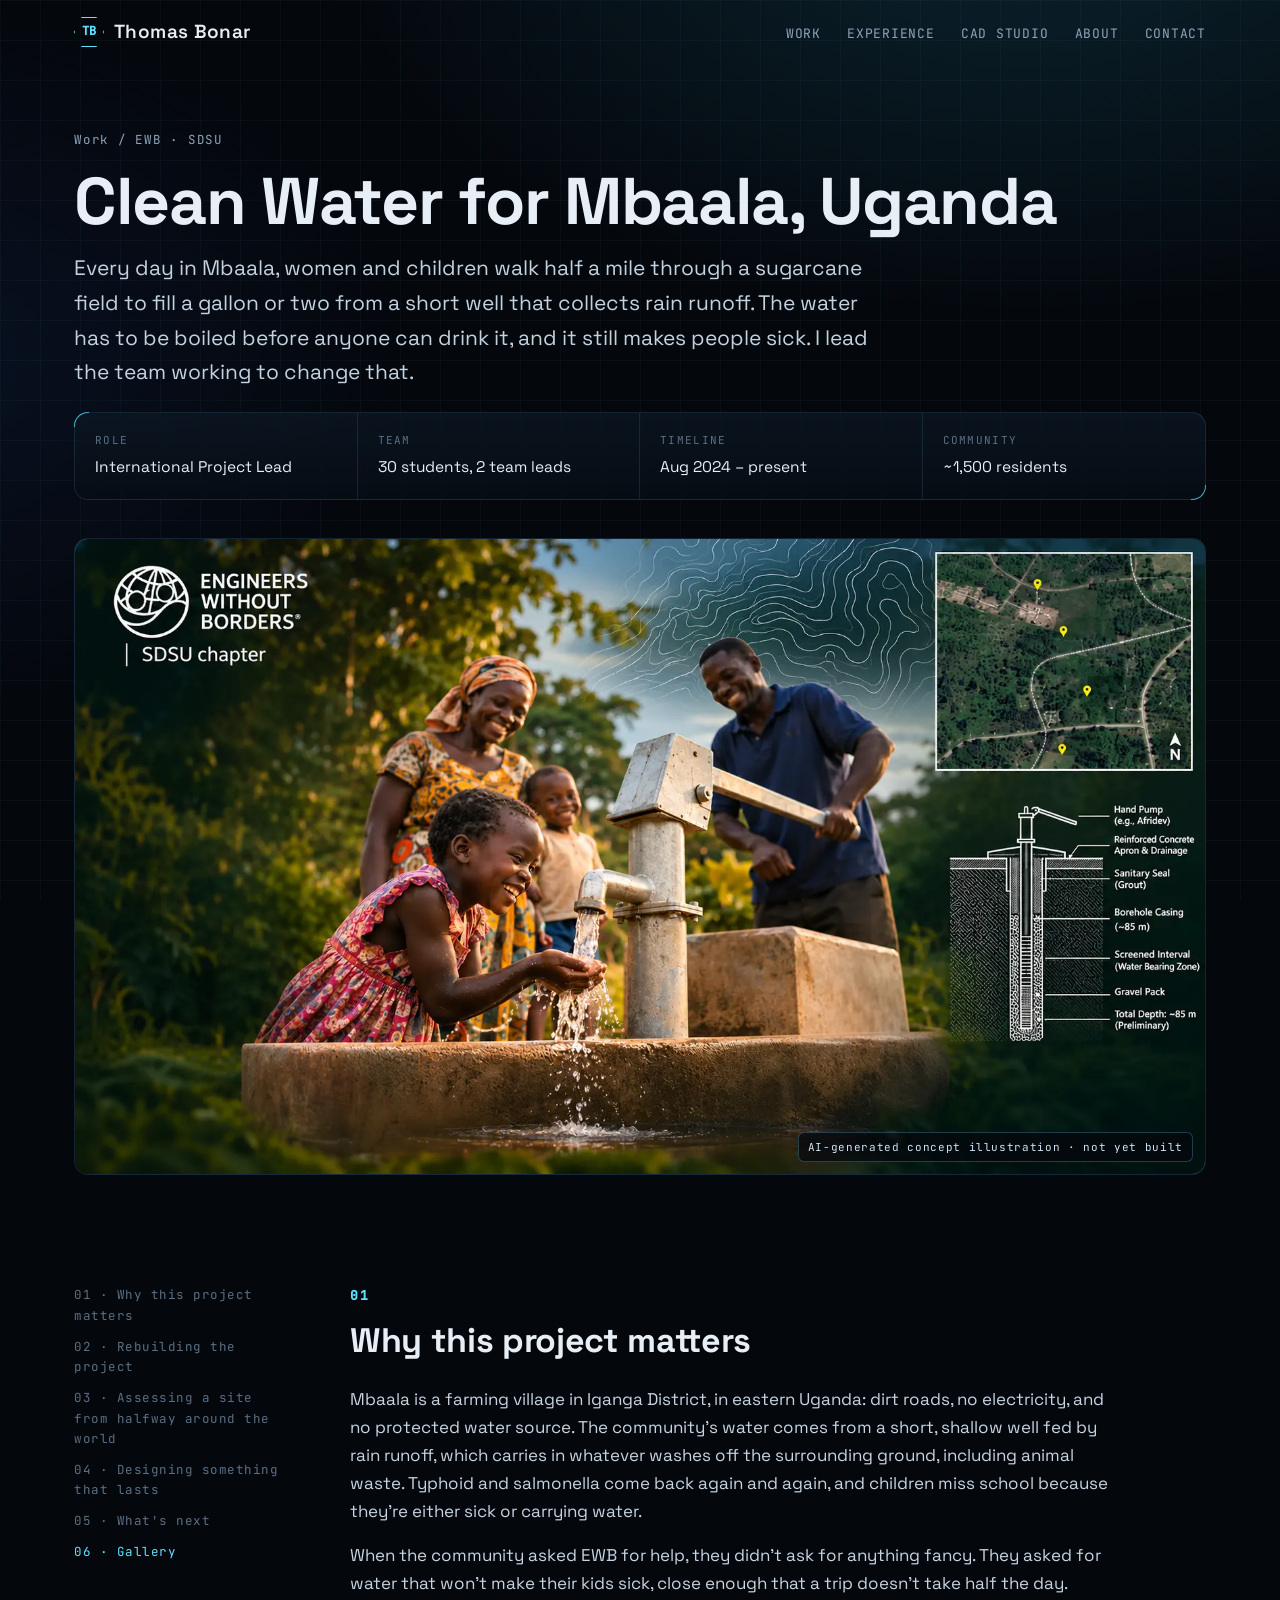
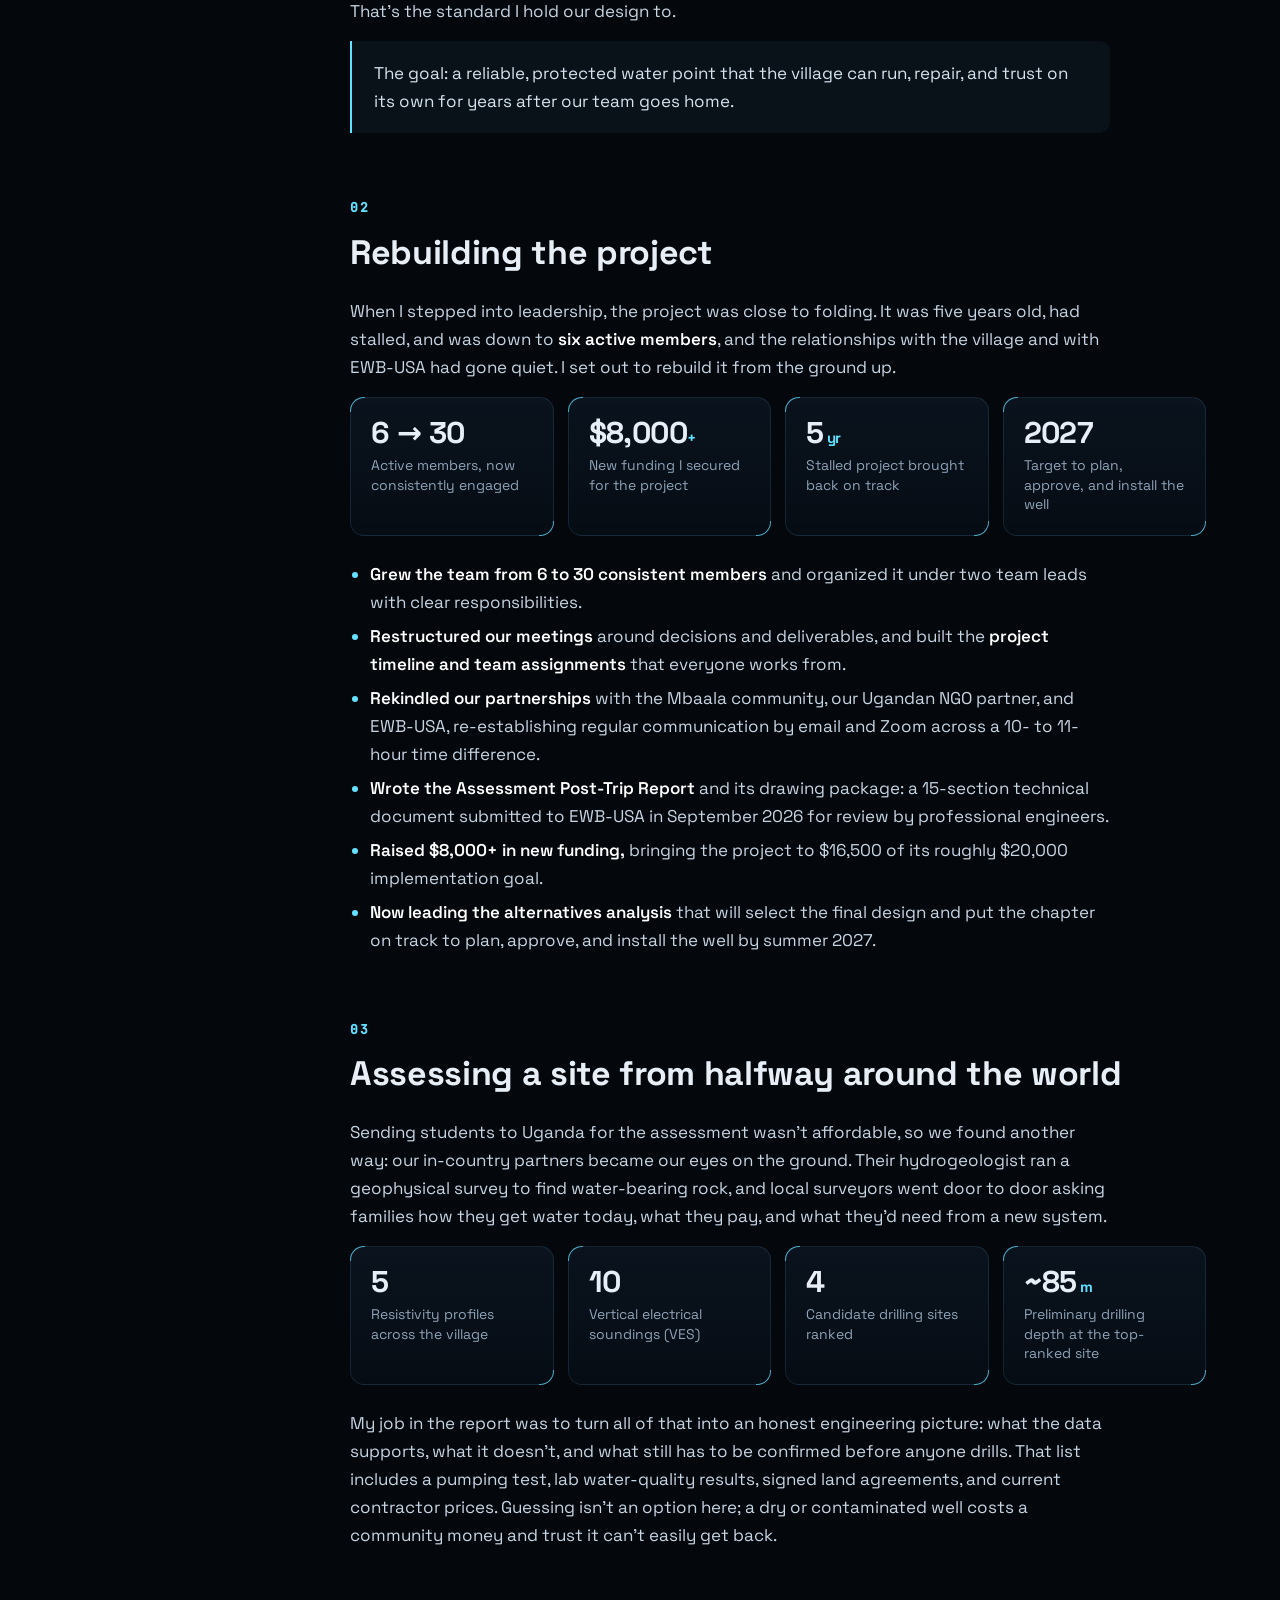
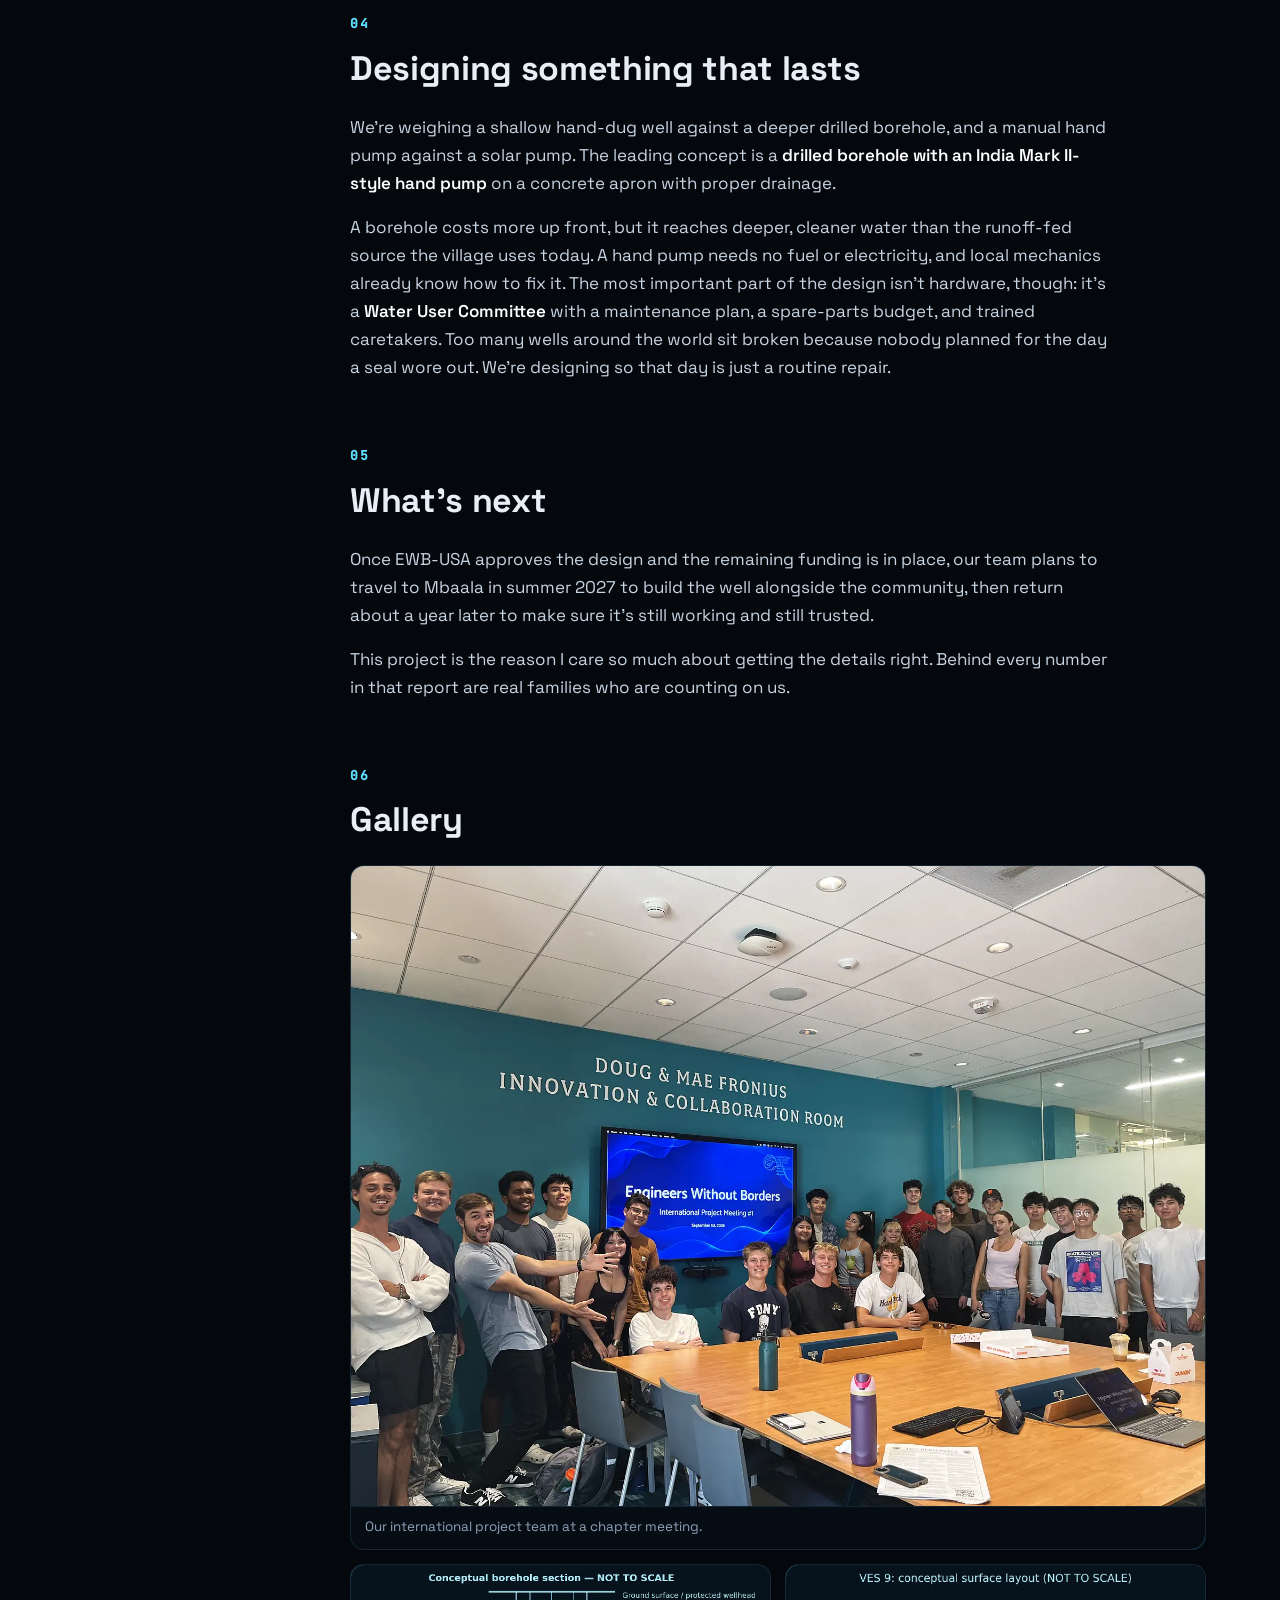
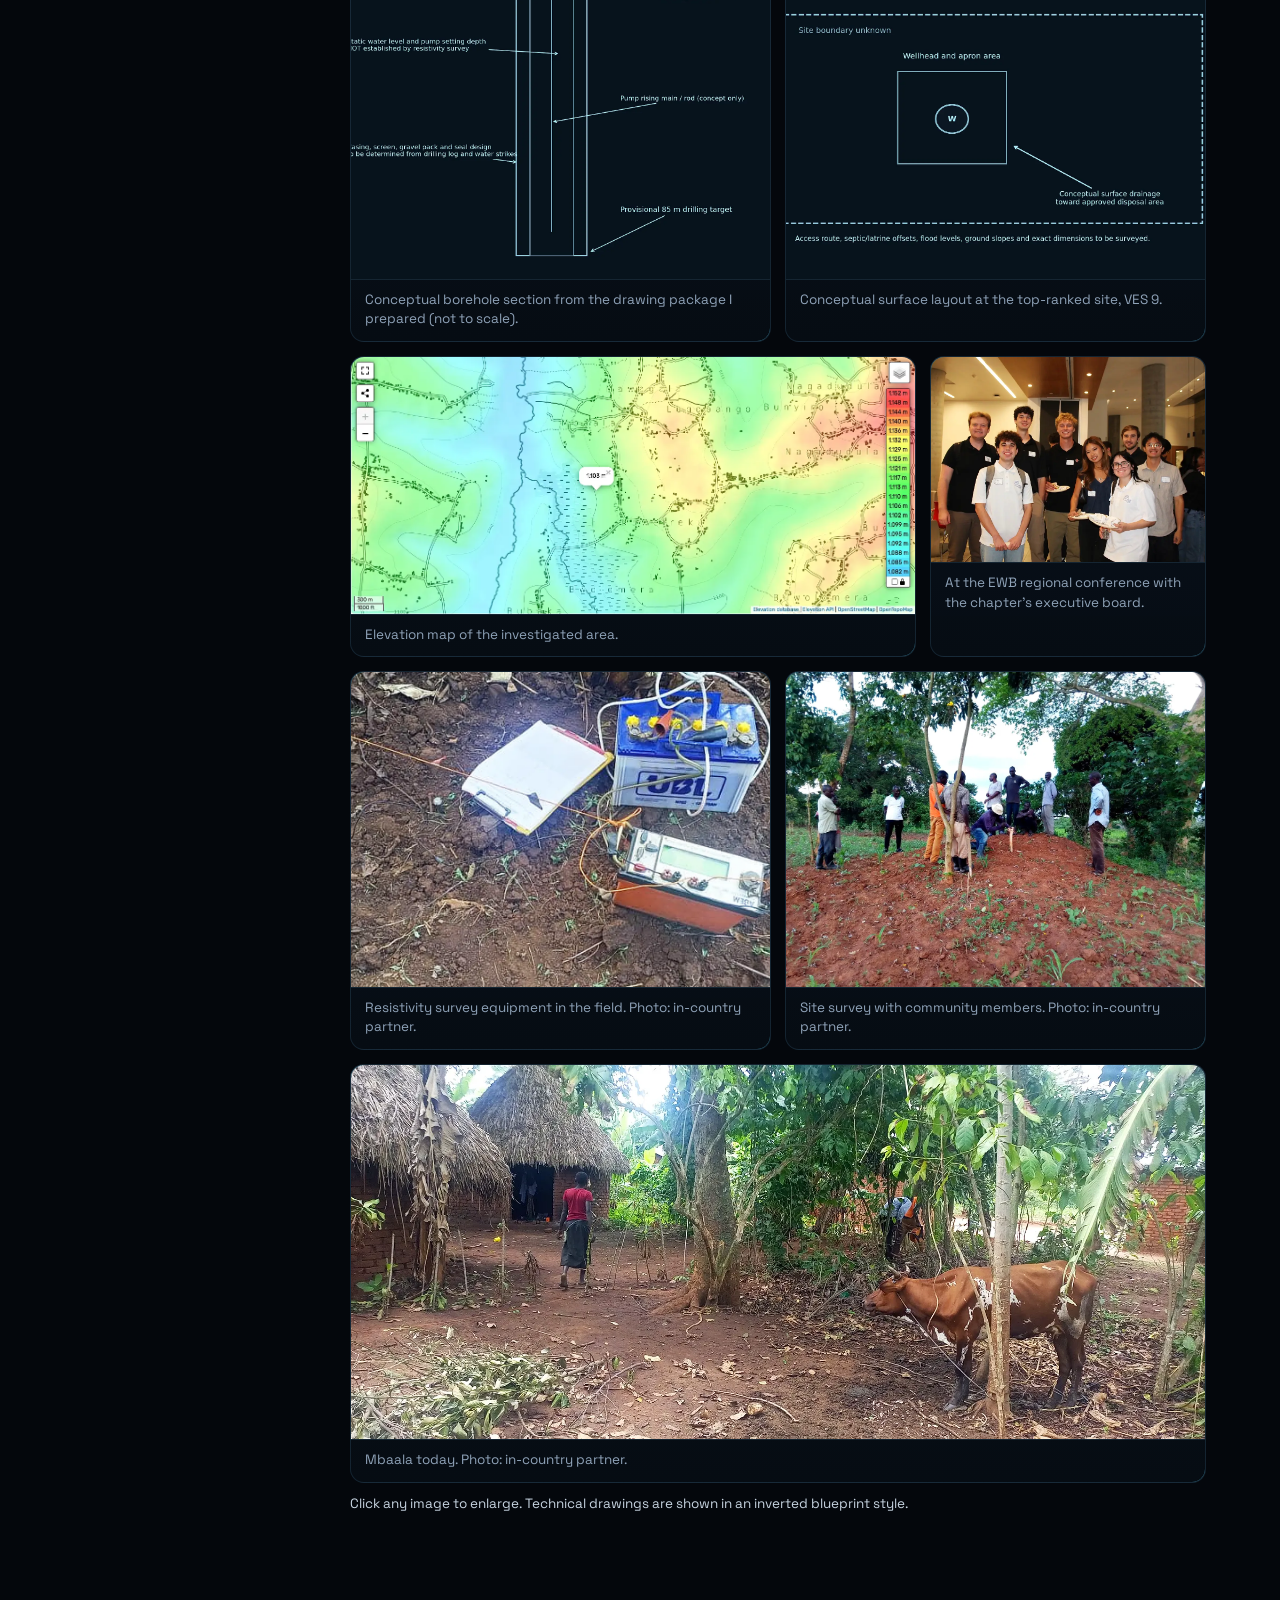
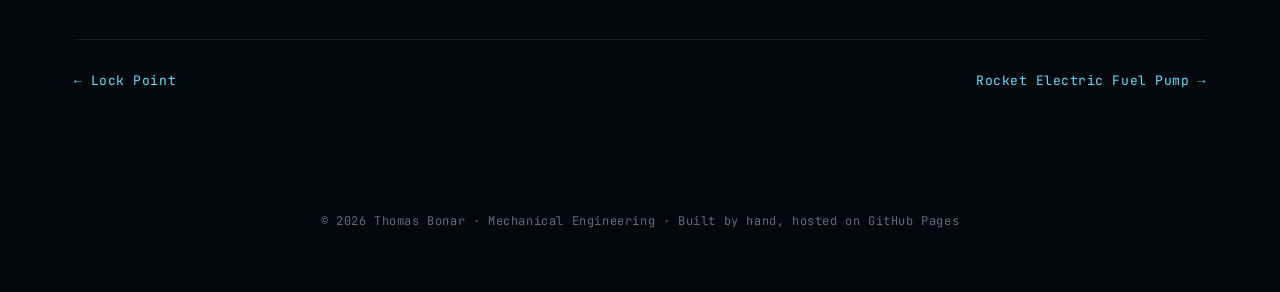
<file: projects/ewb-water.html>
<!DOCTYPE html>
<html lang="en">
<head>
<meta charset="utf-8">
<meta name="viewport" content="width=device-width, initial-scale=1">
<title>Clean Water for Mbaala, Uganda · Thomas Bonar</title>
<meta name="description" content="1,500 people in a Ugandan village rely on a shallow, runoff-fed well a half-mile walk away. I lead the 30-student team designing the borehole and hand pump that will replace it.">
<meta name="author" content="Thomas Bonar">
<meta property="og:title" content="Clean Water for Mbaala, Uganda · Thomas Bonar">
<meta property="og:description" content="1,500 people in a Ugandan village rely on a shallow, runoff-fed well a half-mile walk away. I lead the 30-student team designing the borehole and hand pump that will replace it.">
<meta property="og:type" content="website">
<meta property="og:url" content="https://thomasbonar.github.io/projects/ewb-water.html">
<meta property="og:image" content="https://thomasbonar.github.io/assets/img/og-card.png">
<meta name="theme-color" content="#04070c">
<link rel="icon" href="../assets/img/favicon.svg" type="image/svg+xml">
<link rel="preload" href="../assets/fonts/space-grotesk-latin-700-normal.woff2" as="font" type="font/woff2" crossorigin>
<link rel="stylesheet" href="../assets/css/site.css">
</head>
<body>
<nav class="nav" aria-label="Main">
  <div class="wrap">
    <a class="brand" href="../index.html"><span class="mark">TB</span><span>Thomas Bonar</span></a>
    <button class="menu-btn" type="button" aria-label="Open menu">MENU</button>
    <ul>
      <li><a href="../index.html#work">Work</a></li>
      <li><a href="../index.html#experience">Experience</a></li>
      <li><a href="../index.html#cad">CAD Studio</a></li>
      <li><a href="../index.html#about">About</a></li>
      <li><a href="../index.html#contact">Contact</a></li>
    </ul>
  </div>
</nav>
<header class="p-hero">
  <div class="wrap">
    <div class="crumb rv"><a href="../index.html#work">Work</a> / EWB · SDSU</div>
    <h1 class="rv">Clean Water for Mbaala, Uganda</h1>
    <p class="lede rv">Every day in Mbaala, women and children walk half a mile through a sugarcane field to fill a gallon or two from a short well that collects rain runoff. The water has to be boiled before anyone can drink it, and it still makes people sick. I lead the team working to change that.</p>
    <dl class="meta frame rv"><div><dt>Role</dt><dd>International Project Lead</dd></div><div><dt>Team</dt><dd>30 students, 2 team leads</dd></div><div><dt>Timeline</dt><dd>Aug 2024 – present</dd></div><div><dt>Community</dt><dd>~1,500 residents</dd></div></dl>
    <div class="p-cover frame rv"><img src="../assets/img/ewb-concept.webp" alt="Clean Water for Mbaala, Uganda" width="1672" height="941" fetchpriority="high"><span class="cover-note">AI-generated concept illustration · not yet built</span></div>
  </div>
</header>
<main class="wrap">
  <div class="p-body">
    <aside class="toc"><a href="#why">01 · Why this project matters</a><a href="#role">02 · Rebuilding the project</a><a href="#assessment">03 · Assessing a site from halfway around the world</a><a href="#design">04 · Designing something that lasts</a><a href="#next">05 · What&#x27;s next</a><a href="#gallery">06 · Gallery</a></aside>
    <article class="prose"><div class="block rv"><h2 id="why"><span class="n">01</span>Why this project matters</h2>
<p>Mbaala is a farming village in Iganga District, in eastern Uganda: dirt roads, no electricity, and no protected water source. The community's water comes from a short, shallow well fed by rain runoff, which carries in whatever washes off the surrounding ground, including animal waste. Typhoid and salmonella come back again and again, and children miss school because they're either sick or carrying water.</p>
<p>When the community asked EWB for help, they didn't ask for anything fancy. They asked for water that won't make their kids sick, close enough that a trip doesn't take half the day. That's the standard I hold our design to.</p>
<div class="callout">The goal: a reliable, protected water point that the village can run, repair, and trust on its own for years after our team goes home.</div></div><div class="block rv"><h2 id="role"><span class="n">02</span>Rebuilding the project</h2>
<p>When I stepped into leadership, the project was close to folding. It was five years old, had stalled, and was down to <strong>six active members</strong>, and the relationships with the village and with EWB-USA had gone quiet. I set out to rebuild it from the ground up.</p>
<div class="kpis">
 <div class="kpi frame"><div class="v">6 → 30</div><div class="k">Active members, now consistently engaged</div></div>
 <div class="kpi frame"><div class="v">$8,000<small>+</small></div><div class="k">New funding I secured for the project</div></div>
 <div class="kpi frame"><div class="v">5<small> yr</small></div><div class="k">Stalled project brought back on track</div></div>
 <div class="kpi frame"><div class="v">2027</div><div class="k">Target to plan, approve, and install the well</div></div>
</div>
<ul>
<li><strong>Grew the team from 6 to 30 consistent members</strong> and organized it under two team leads with clear responsibilities.</li>
<li><strong>Restructured our meetings</strong> around decisions and deliverables, and built the <strong>project timeline and team assignments</strong> that everyone works from.</li>
<li><strong>Rekindled our partnerships</strong> with the Mbaala community, our Ugandan NGO partner, and EWB-USA, re-establishing regular communication by email and Zoom across a 10- to 11-hour time difference.</li>
<li><strong>Wrote the Assessment Post-Trip Report</strong> and its drawing package: a 15-section technical document submitted to EWB-USA in September 2026 for review by professional engineers.</li>
<li><strong>Raised $8,000+ in new funding,</strong> bringing the project to $16,500 of its roughly $20,000 implementation goal.</li>
<li><strong>Now leading the alternatives analysis</strong> that will select the final design and put the chapter on track to plan, approve, and install the well by summer 2027.</li>
</ul></div><div class="block rv"><h2 id="assessment"><span class="n">03</span>Assessing a site from halfway around the world</h2>
<p>Sending students to Uganda for the assessment wasn't affordable, so we found another way: our in-country partners became our eyes on the ground. Their hydrogeologist ran a geophysical survey to find water-bearing rock, and local surveyors went door to door asking families how they get water today, what they pay, and what they'd need from a new system.</p>
<div class="kpis">
 <div class="kpi frame"><div class="v">5</div><div class="k">Resistivity profiles across the village</div></div>
 <div class="kpi frame"><div class="v">10</div><div class="k">Vertical electrical soundings (VES)</div></div>
 <div class="kpi frame"><div class="v">4</div><div class="k">Candidate drilling sites ranked</div></div>
 <div class="kpi frame"><div class="v">~85<small> m</small></div><div class="k">Preliminary drilling depth at the top-ranked site</div></div>
</div>
<p>My job in the report was to turn all of that into an honest engineering picture: what the data supports, what it doesn't, and what still has to be confirmed before anyone drills. That list includes a pumping test, lab water-quality results, signed land agreements, and current contractor prices. Guessing isn't an option here; a dry or contaminated well costs a community money and trust it can't easily get back.</p></div><div class="block rv"><h2 id="design"><span class="n">04</span>Designing something that lasts</h2>
<p>We're weighing a shallow hand-dug well against a deeper drilled borehole, and a manual hand pump against a solar pump. The leading concept is a <strong>drilled borehole with an India Mark II-style hand pump</strong> on a concrete apron with proper drainage.</p>
<p>A borehole costs more up front, but it reaches deeper, cleaner water than the runoff-fed source the village uses today. A hand pump needs no fuel or electricity, and local mechanics already know how to fix it. The most important part of the design isn't hardware, though: it's a <strong>Water User Committee</strong> with a maintenance plan, a spare-parts budget, and trained caretakers. Too many wells around the world sit broken because nobody planned for the day a seal wore out. We're designing so that day is just a routine repair.</p></div><div class="block rv"><h2 id="next"><span class="n">05</span>What&#x27;s next</h2>
<p>Once EWB-USA approves the design and the remaining funding is in place, our team plans to travel to Mbaala in summer 2027 to build the well alongside the community, then return about a year later to make sure it's still working and still trusted.</p>
<p>This project is the reason I care so much about getting the details right. Behind every number in that report are real families who are counting on us.</p></div><div class="block rv"><h2 id="gallery"><span class="n">06</span>Gallery</h2><div class="gallery"><figure class="frame w6" style="--ar:1600/1200"><img src="../assets/img/ewb-team.webp" alt="Our international project team at a chapter meeting." width="1600" height="1200" loading="lazy" decoding="async"><figcaption>Our international project team at a chapter meeting.</figcaption></figure><figure class="frame " style="--ar:4/3"><img src="../assets/img/ewb-borehole-section.webp" alt="Conceptual borehole section from the drawing package I prepared (not to scale)." width="1505" height="1050" loading="lazy" decoding="async"><figcaption>Conceptual borehole section from the drawing package I prepared (not to scale).</figcaption></figure><figure class="frame " style="--ar:4/3"><img src="../assets/img/ewb-site-layout.webp" alt="Conceptual surface layout at the top-ranked site, VES 9." width="1800" height="1007" loading="lazy" decoding="async"><figcaption>Conceptual surface layout at the top-ranked site, VES 9.</figcaption></figure><figure class="frame w4 fit" style="--ar:1201/547"><img src="../assets/img/ewb-elevation-map.webp" alt="Elevation map of the investigated area." width="1201" height="547" loading="lazy" decoding="async"><figcaption>Elevation map of the investigated area.</figcaption></figure><figure class="frame w2" style="--ar:4/3"><img src="../assets/img/ewb-conference.webp" alt="At the EWB regional conference with the chapter&#x27;s executive board." width="1179" height="762" loading="lazy" decoding="async"><figcaption>At the EWB regional conference with the chapter&#x27;s executive board.</figcaption></figure><figure class="frame " style="--ar:4/3"><img src="../assets/img/ewb-resistivity-gear.webp" alt="Resistivity survey equipment in the field. Photo: in-country partner." width="1600" height="702" loading="lazy" decoding="async"><figcaption>Resistivity survey equipment in the field. Photo: in-country partner.</figcaption></figure><figure class="frame " style="--ar:4/3"><img src="../assets/img/ewb-site-survey.webp" alt="Site survey with community members. Photo: in-country partner." width="1156" height="869" loading="lazy" decoding="async"><figcaption>Site survey with community members. Photo: in-country partner.</figcaption></figure><figure class="frame w6" style="--ar:1600/702"><img src="../assets/img/ewb-current-source.webp" alt="Mbaala today. Photo: in-country partner." width="1600" height="702" loading="lazy" decoding="async"><figcaption>Mbaala today. Photo: in-country partner.</figcaption></figure></div><p class="note">Click any image to enlarge. Technical drawings are shown in an inverted blueprint style.</p></div></article>
  </div>
  <div class="next">
    <a href="lock-point.html">← Lock Point</a>
    <a href="rocket-pump.html">Rocket Electric Fuel Pump →</a>
  </div>
</main>
<footer>
  <div class="wrap">© 2026 Thomas Bonar · Mechanical Engineering · Built by hand, hosted on GitHub Pages</div>
</footer>
<script src="../assets/js/main.js" defer></script>
</body>
</html>
</file>
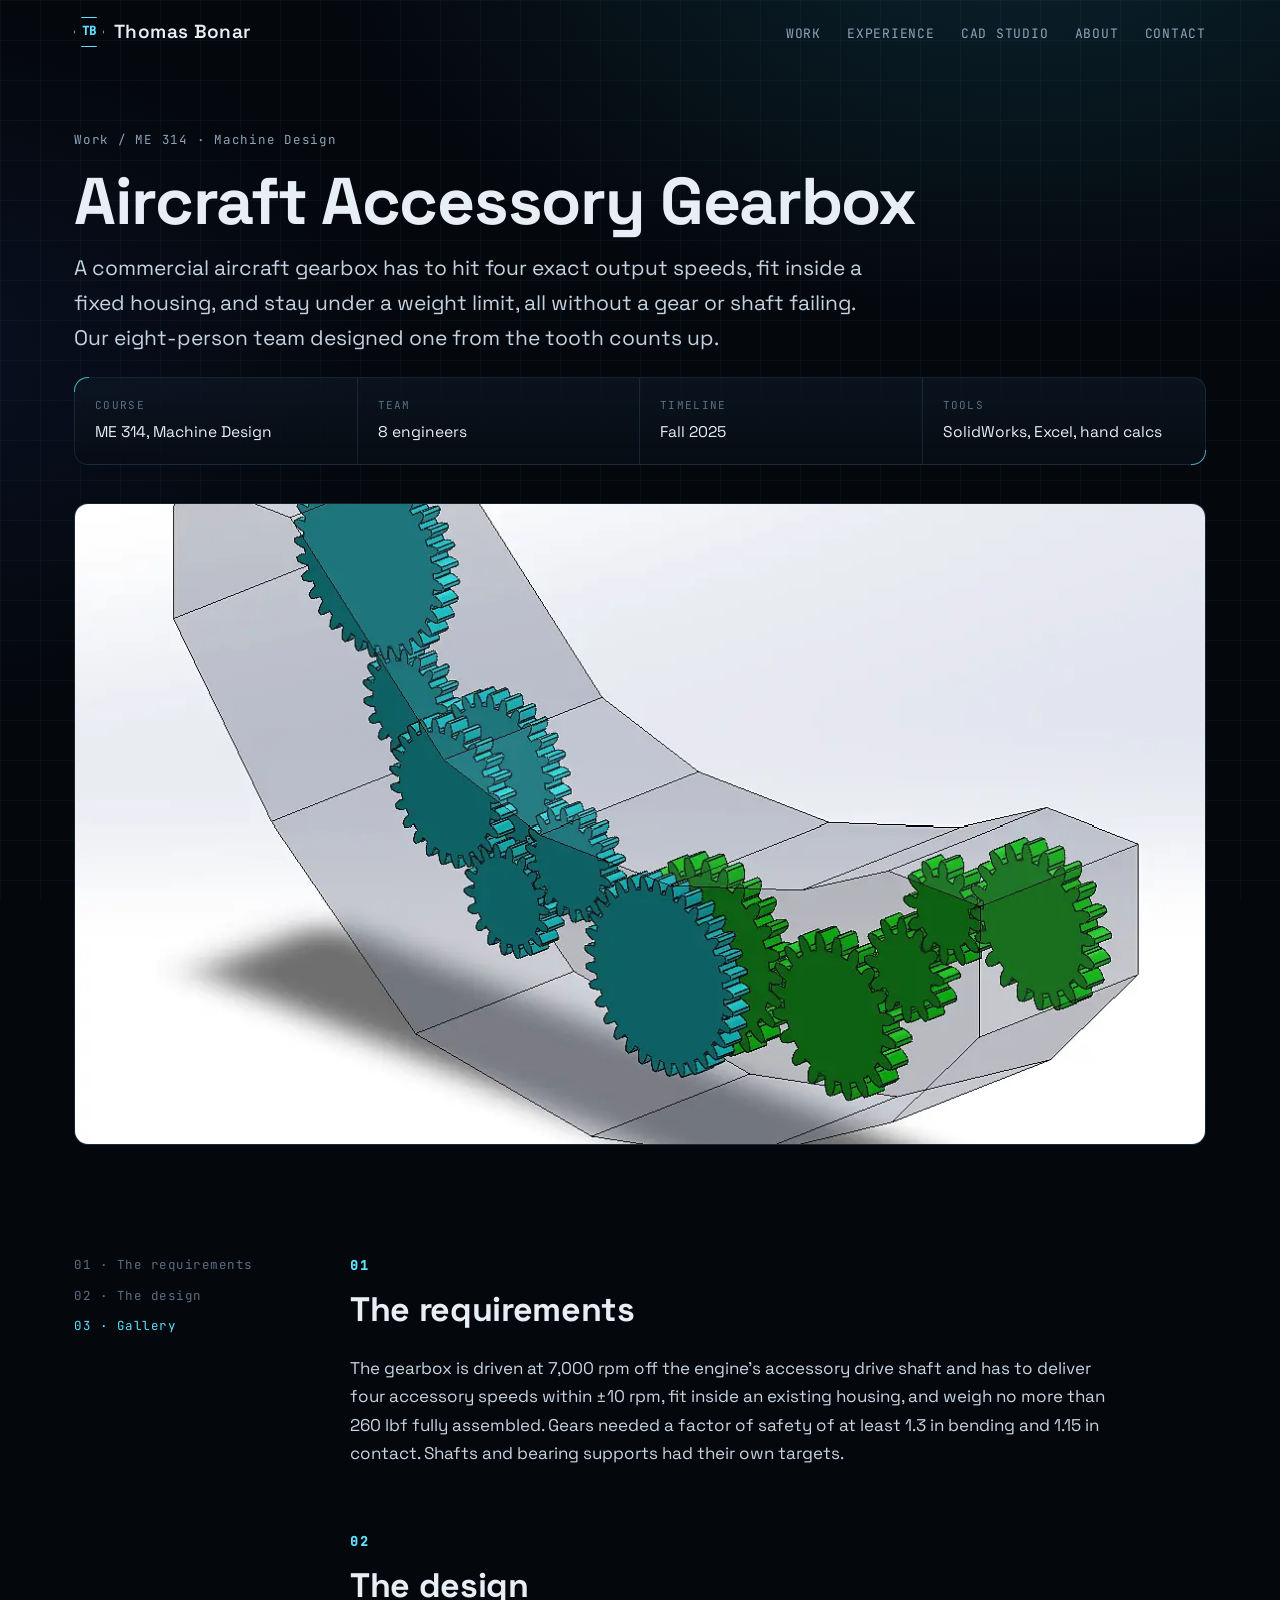
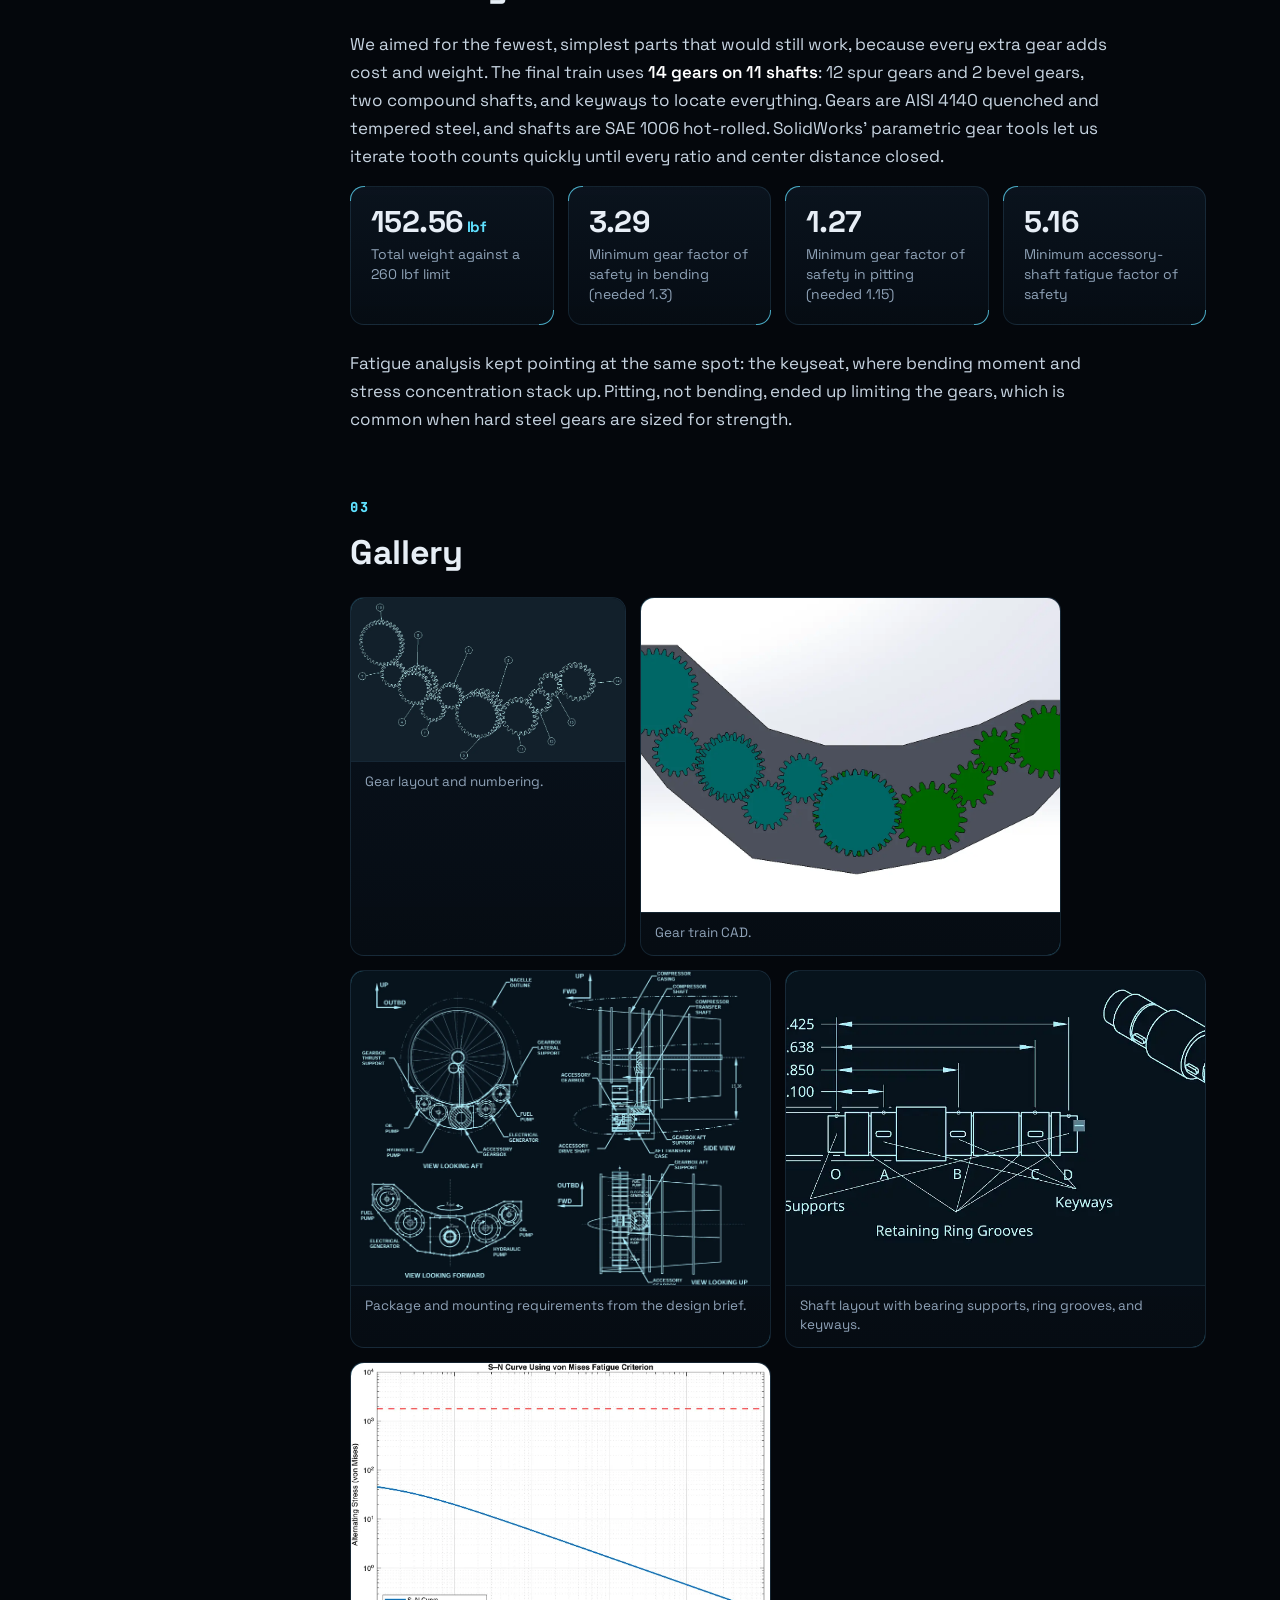
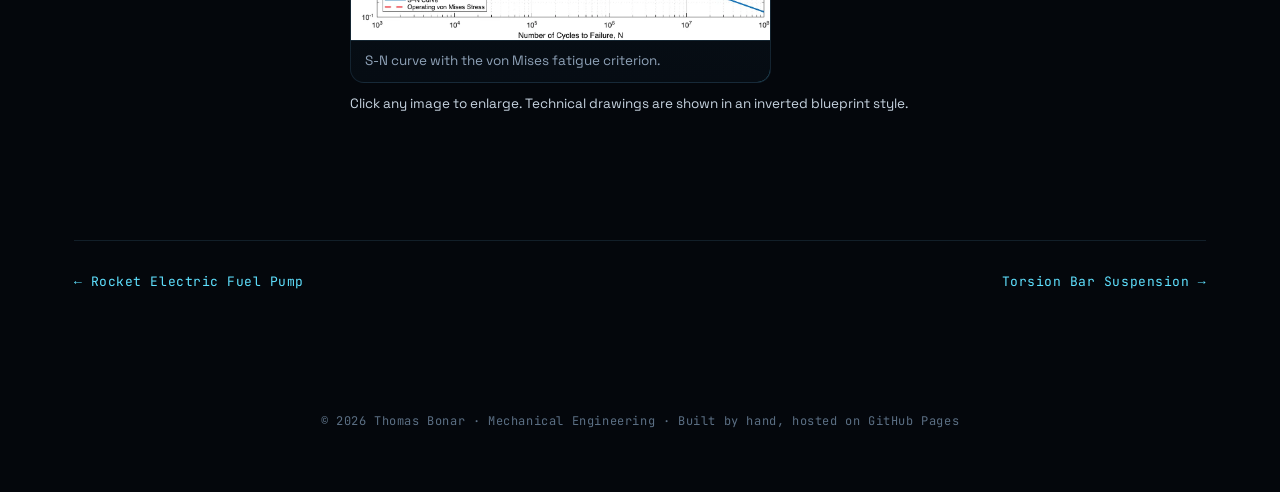
<file: projects/gearbox.html>
<!DOCTYPE html>
<html lang="en">
<head>
<meta charset="utf-8">
<meta name="viewport" content="width=device-width, initial-scale=1">
<title>Aircraft Accessory Gearbox · Thomas Bonar</title>
<meta name="description" content="A 14-gear train that takes power off a jet engine&#x27;s compressor and drives the fuel pump, oil pump, hydraulic pump, and generator.">
<meta name="author" content="Thomas Bonar">
<meta property="og:title" content="Aircraft Accessory Gearbox · Thomas Bonar">
<meta property="og:description" content="A 14-gear train that takes power off a jet engine&#x27;s compressor and drives the fuel pump, oil pump, hydraulic pump, and generator.">
<meta property="og:type" content="website">
<meta property="og:url" content="https://thomasbonar.github.io/projects/gearbox.html">
<meta property="og:image" content="https://thomasbonar.github.io/assets/img/og-card.png">
<meta name="theme-color" content="#04070c">
<link rel="icon" href="../assets/img/favicon.svg" type="image/svg+xml">
<link rel="preload" href="../assets/fonts/space-grotesk-latin-700-normal.woff2" as="font" type="font/woff2" crossorigin>
<link rel="stylesheet" href="../assets/css/site.css">
</head>
<body>
<nav class="nav" aria-label="Main">
  <div class="wrap">
    <a class="brand" href="../index.html"><span class="mark">TB</span><span>Thomas Bonar</span></a>
    <button class="menu-btn" type="button" aria-label="Open menu">MENU</button>
    <ul>
      <li><a href="../index.html#work">Work</a></li>
      <li><a href="../index.html#experience">Experience</a></li>
      <li><a href="../index.html#cad">CAD Studio</a></li>
      <li><a href="../index.html#about">About</a></li>
      <li><a href="../index.html#contact">Contact</a></li>
    </ul>
  </div>
</nav>
<header class="p-hero">
  <div class="wrap">
    <div class="crumb rv"><a href="../index.html#work">Work</a> / ME 314 · Machine Design</div>
    <h1 class="rv">Aircraft Accessory Gearbox</h1>
    <p class="lede rv">A commercial aircraft gearbox has to hit four exact output speeds, fit inside a fixed housing, and stay under a weight limit, all without a gear or shaft failing. Our eight-person team designed one from the tooth counts up.</p>
    <dl class="meta frame rv"><div><dt>Course</dt><dd>ME 314, Machine Design</dd></div><div><dt>Team</dt><dd>8 engineers</dd></div><div><dt>Timeline</dt><dd>Fall 2025</dd></div><div><dt>Tools</dt><dd>SolidWorks, Excel, hand calcs</dd></div></dl>
    <div class="p-cover frame rv"><img src="../assets/img/gear-cad-housing.webp" alt="Aircraft Accessory Gearbox" width="1140" height="928" fetchpriority="high"></div>
  </div>
</header>
<main class="wrap">
  <div class="p-body">
    <aside class="toc"><a href="#problem">01 · The requirements</a><a href="#design">02 · The design</a><a href="#gallery">03 · Gallery</a></aside>
    <article class="prose"><div class="block rv"><h2 id="problem"><span class="n">01</span>The requirements</h2>
<p>The gearbox is driven at 7,000 rpm off the engine's accessory drive shaft and has to deliver four accessory speeds within ±10 rpm, fit inside an existing housing, and weigh no more than 260 lbf fully assembled. Gears needed a factor of safety of at least 1.3 in bending and 1.15 in contact. Shafts and bearing supports had their own targets.</p></div><div class="block rv"><h2 id="design"><span class="n">02</span>The design</h2>
<p>We aimed for the fewest, simplest parts that would still work, because every extra gear adds cost and weight. The final train uses <strong>14 gears on 11 shafts</strong>: 12 spur gears and 2 bevel gears, two compound shafts, and keyways to locate everything. Gears are AISI 4140 quenched and tempered steel, and shafts are SAE 1006 hot-rolled. SolidWorks' parametric gear tools let us iterate tooth counts quickly until every ratio and center distance closed.</p>
<div class="kpis">
 <div class="kpi frame"><div class="v">152.56<small> lbf</small></div><div class="k">Total weight against a 260 lbf limit</div></div>
 <div class="kpi frame"><div class="v">3.29</div><div class="k">Minimum gear factor of safety in bending (needed 1.3)</div></div>
 <div class="kpi frame"><div class="v">1.27</div><div class="k">Minimum gear factor of safety in pitting (needed 1.15)</div></div>
 <div class="kpi frame"><div class="v">5.16</div><div class="k">Minimum accessory-shaft fatigue factor of safety</div></div>
</div>
<p>Fatigue analysis kept pointing at the same spot: the keyseat, where bending moment and stress concentration stack up. Pitting, not bending, ended up limiting the gears, which is common when hard steel gears are sized for strength.</p></div><div class="block rv"><h2 id="gallery"><span class="n">03</span>Gallery</h2><div class="gallery"><figure class="frame w2 fit" style="--ar:1519/906"><img src="../assets/img/gear-layout.webp" alt="Gear layout and numbering." width="1519" height="906" loading="lazy" decoding="async"><figcaption>Gear layout and numbering.</figcaption></figure><figure class="frame " style="--ar:4/3"><img src="../assets/img/gear-cad-train.webp" alt="Gear train CAD." width="1574" height="834" loading="lazy" decoding="async"><figcaption>Gear train CAD.</figcaption></figure><figure class="frame " style="--ar:4/3"><img src="../assets/img/gear-spec-drawing.webp" alt="Package and mounting requirements from the design brief." width="1800" height="1392" loading="lazy" decoding="async"><figcaption>Package and mounting requirements from the design brief.</figcaption></figure><figure class="frame " style="--ar:4/3"><img src="../assets/img/gear-shaft.webp" alt="Shaft layout with bearing supports, ring grooves, and keyways." width="1163" height="554" loading="lazy" decoding="async"><figcaption>Shaft layout with bearing supports, ring grooves, and keyways.</figcaption></figure><figure class="frame fit" style="--ar:1249/825"><img src="../assets/img/gear-sn-curve.webp" alt="S-N curve with the von Mises fatigue criterion." width="1249" height="825" loading="lazy" decoding="async"><figcaption>S-N curve with the von Mises fatigue criterion.</figcaption></figure></div><p class="note">Click any image to enlarge. Technical drawings are shown in an inverted blueprint style.</p></div></article>
  </div>
  <div class="next">
    <a href="rocket-pump.html">← Rocket Electric Fuel Pump</a>
    <a href="torsion-bar.html">Torsion Bar Suspension →</a>
  </div>
</main>
<footer>
  <div class="wrap">© 2026 Thomas Bonar · Mechanical Engineering · Built by hand, hosted on GitHub Pages</div>
</footer>
<script src="../assets/js/main.js" defer></script>
</body>
</html>
</file>
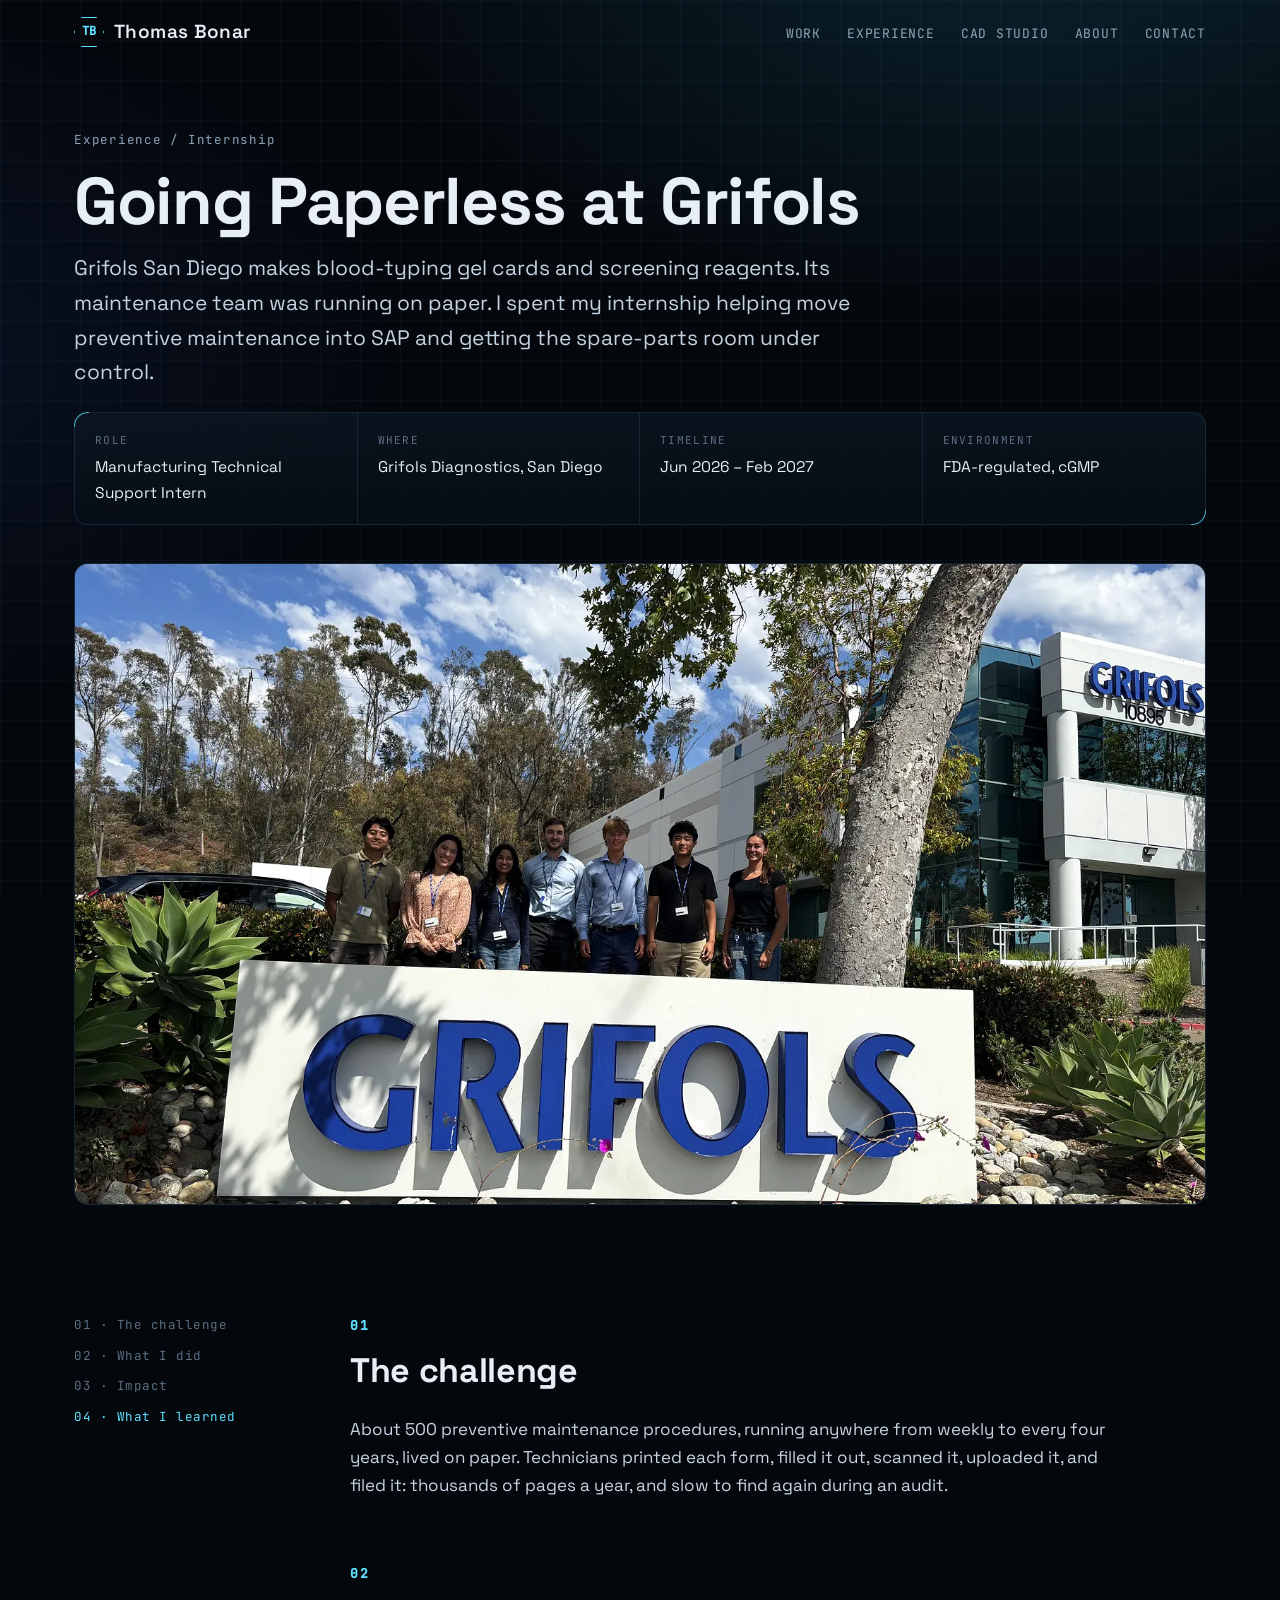
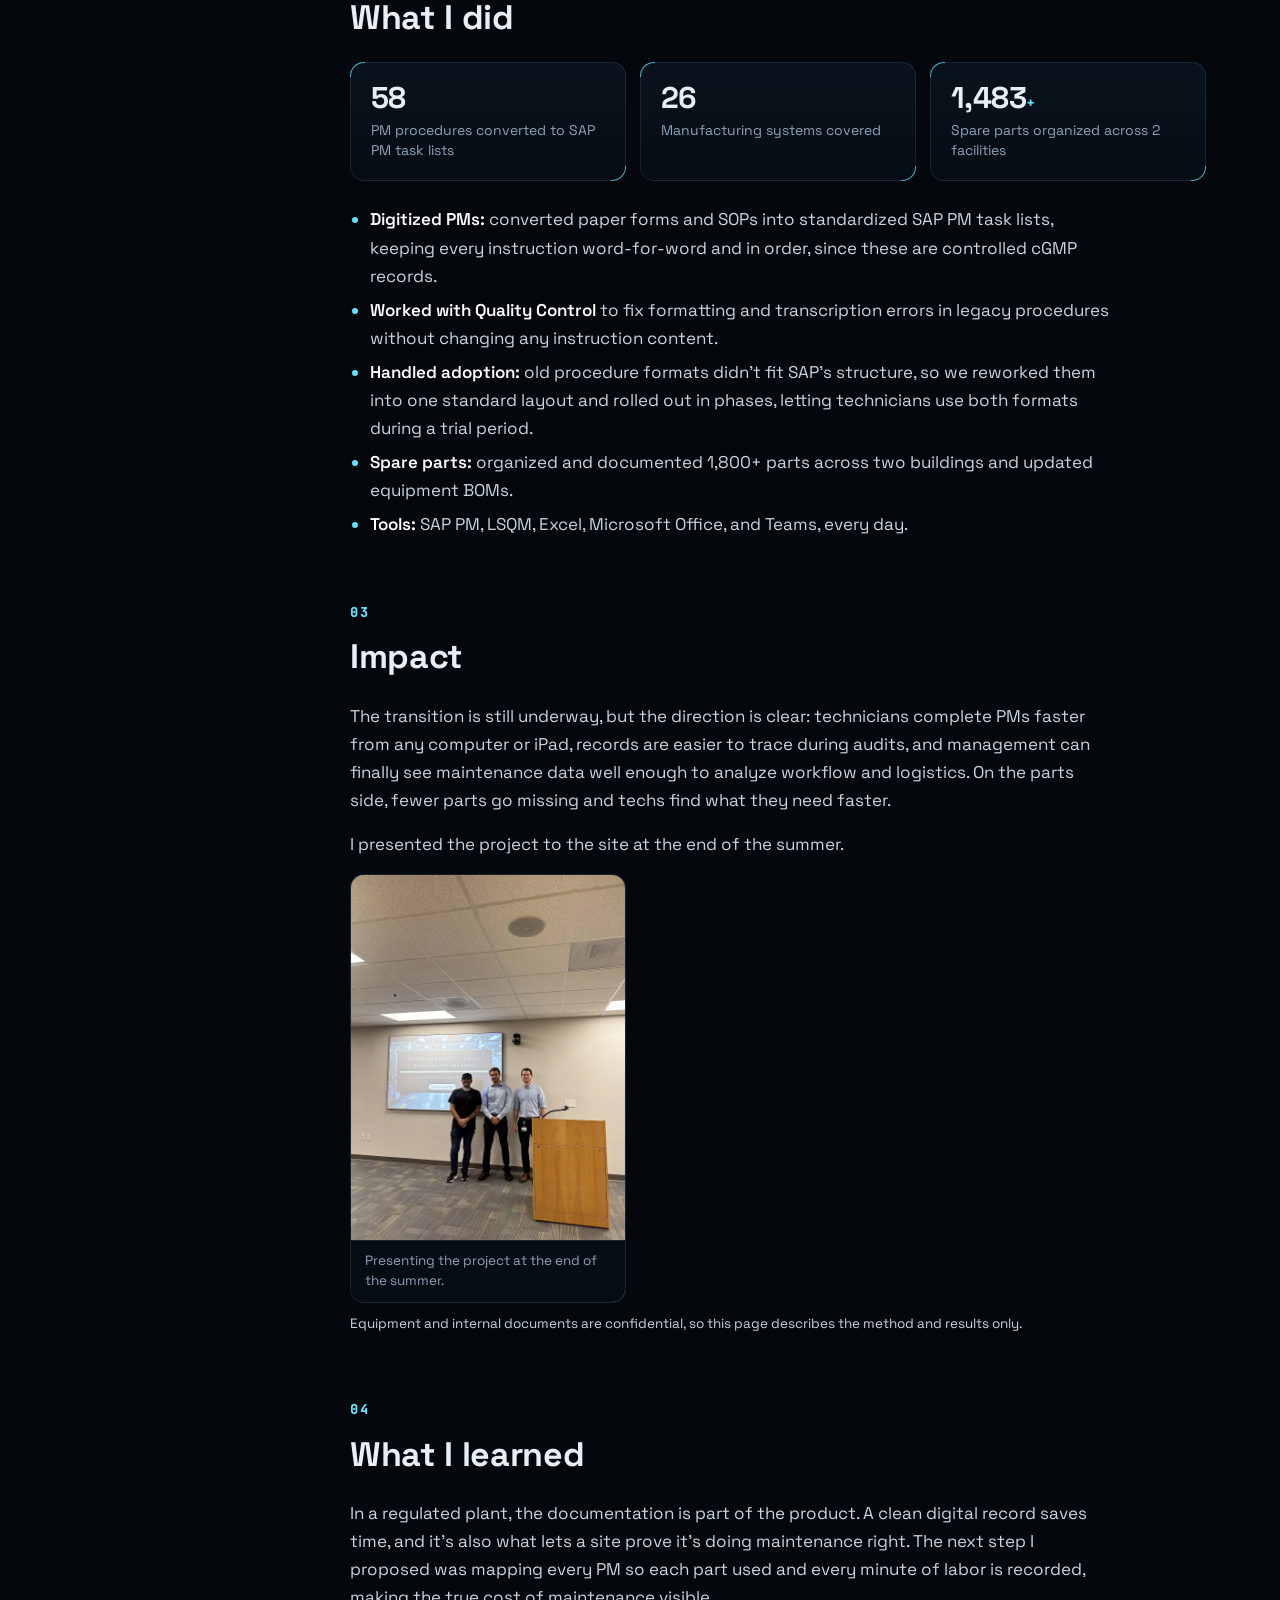
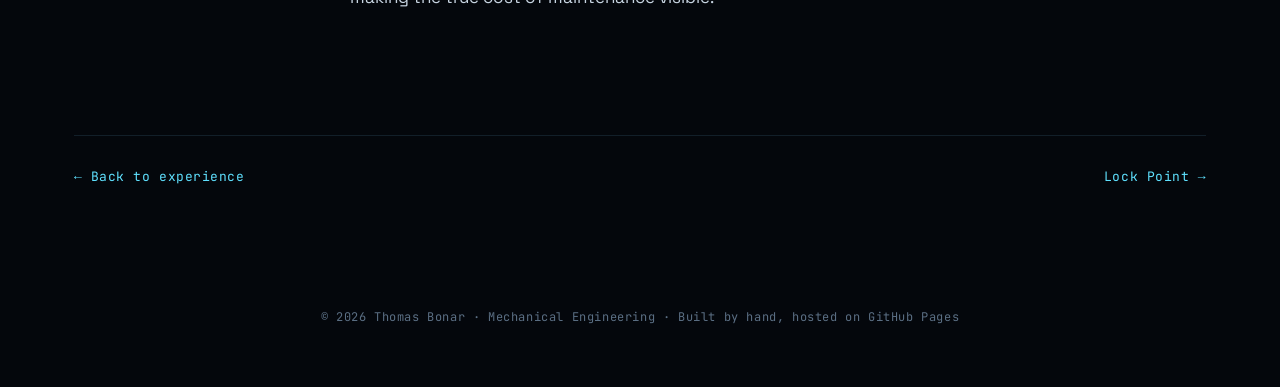
<file: projects/grifols.html>
<!DOCTYPE html>
<html lang="en">
<head>
<meta charset="utf-8">
<meta name="viewport" content="width=device-width, initial-scale=1">
<title>Going Paperless at Grifols · Thomas Bonar</title>
<meta name="description" content="Digitizing preventive maintenance into SAP PM at an FDA-regulated manufacturer.">
<meta name="author" content="Thomas Bonar">
<meta property="og:title" content="Going Paperless at Grifols · Thomas Bonar">
<meta property="og:description" content="Digitizing preventive maintenance into SAP PM at an FDA-regulated manufacturer.">
<meta property="og:type" content="website">
<meta property="og:url" content="https://thomasbonar.github.io/projects/grifols.html">
<meta property="og:image" content="https://thomasbonar.github.io/assets/img/og-card.png">
<meta name="theme-color" content="#04070c">
<link rel="icon" href="../assets/img/favicon.svg" type="image/svg+xml">
<link rel="preload" href="../assets/fonts/space-grotesk-latin-700-normal.woff2" as="font" type="font/woff2" crossorigin>
<link rel="stylesheet" href="../assets/css/site.css">
</head>
<body>
<nav class="nav" aria-label="Main">
  <div class="wrap">
    <a class="brand" href="../index.html"><span class="mark">TB</span><span>Thomas Bonar</span></a>
    <button class="menu-btn" type="button" aria-label="Open menu">MENU</button>
    <ul>
      <li><a href="../index.html#work">Work</a></li>
      <li><a href="../index.html#experience">Experience</a></li>
      <li><a href="../index.html#cad">CAD Studio</a></li>
      <li><a href="../index.html#about">About</a></li>
      <li><a href="../index.html#contact">Contact</a></li>
    </ul>
  </div>
</nav>
<header class="p-hero"><div class="wrap">
  <div class="crumb rv"><a href="../index.html#experience">Experience</a> / Internship</div>
  <h1 class="rv">Going Paperless at Grifols</h1>
  <p class="lede rv">Grifols San Diego makes blood-typing gel cards and screening reagents. Its maintenance team was running on paper. I spent my internship helping move preventive maintenance into SAP and getting the spare-parts room under control.</p>
  <dl class="meta frame rv"><div><dt>Role</dt><dd>Manufacturing Technical Support Intern</dd></div><div><dt>Where</dt><dd>Grifols Diagnostics, San Diego</dd></div><div><dt>Timeline</dt><dd>Jun 2026 – Feb 2027</dd></div><div><dt>Environment</dt><dd>FDA-regulated, cGMP</dd></div></dl>
  <div class="p-cover frame rv"><img src="../assets/img/grifols-interns.webp" alt="Grifols San Diego intern class outside the site" width="1600" height="1200" fetchpriority="high"></div>
</div></header>
<main class="wrap"><div class="p-body">
<aside class="toc"><a href="#challenge">01 · The challenge</a><a href="#work">02 · What I did</a><a href="#impact">03 · Impact</a><a href="#learned">04 · What I learned</a></aside>
<article class="prose">
<div class="block rv"><h2 id="challenge"><span class="n">01</span>The challenge</h2>
<p>About 500 preventive maintenance procedures, running anywhere from weekly to every four years, lived on paper. Technicians printed each form, filled it out, scanned it, uploaded it, and filed it: thousands of pages a year, and slow to find again during an audit.</p></div>
<div class="block rv"><h2 id="work"><span class="n">02</span>What I did</h2>
<div class="kpis">
 <div class="kpi frame"><div class="v"><span data-count="70">70</span></div><div class="k">PM procedures converted to SAP PM task lists</div></div>
 <div class="kpi frame"><div class="v"><span data-count="32">32</span></div><div class="k">Manufacturing systems covered</div></div>
 <div class="kpi frame"><div class="v"><span data-count="1800">1,800</span><small>+</small></div><div class="k">Spare parts organized across 2 facilities</div></div>
</div>
<ul>
<li><strong>Digitized PMs:</strong> converted paper forms and SOPs into standardized SAP PM task lists, keeping every instruction word-for-word and in order, since these are controlled cGMP records.</li>
<li><strong>Worked with Quality Control</strong> to fix formatting and transcription errors in legacy procedures without changing any instruction content.</li>
<li><strong>Handled adoption:</strong> old procedure formats didn't fit SAP's structure, so we reworked them into one standard layout and rolled out in phases, letting technicians use both formats during a trial period.</li>
<li><strong>Spare parts:</strong> organized and documented 1,800+ parts across two buildings and updated equipment BOMs.</li>
<li><strong>Tools:</strong> SAP PM, LSQM, Excel, Microsoft Office, and Teams, every day.</li>
</ul></div>
<div class="block rv"><h2 id="impact"><span class="n">03</span>Impact</h2>
<p>The transition is still underway, but the direction is clear: technicians complete PMs faster from any computer or iPad, records are easier to trace during audits, and management can finally see maintenance data well enough to analyze workflow and logistics. On the parts side, fewer parts go missing and techs find what they need faster.</p>
<p>I presented the project to the site at the end of the summer.</p>
<div class="gallery"><figure class="frame w2" style="--ar:3/4"><img src="../assets/img/grifols-presentation.webp" alt="Presenting my internship project" width="1200" height="1600" loading="lazy" decoding="async"><figcaption>Presenting the project at the end of the summer.</figcaption></figure></div>
<p class="note">Equipment and internal documents are confidential, so this page describes the method and results only.</p></div>
<div class="block rv"><h2 id="learned"><span class="n">04</span>What I learned</h2>
<p>In a regulated plant, the documentation is part of the product. A clean digital record saves time, and it's also what lets a site prove it's doing maintenance right. The next step I proposed was mapping every PM so each part used and every minute of labor is recorded, making the true cost of maintenance visible.</p></div>
</article></div>
<div class="next"><a href="../index.html#experience">← Back to experience</a><a href="lock-point.html">Lock Point →</a></div>
</main>
<footer>
  <div class="wrap">© 2026 Thomas Bonar · Mechanical Engineering · Built by hand, hosted on GitHub Pages</div>
</footer>
<script src="../assets/js/main.js" defer></script>
</body>
</html>
</file>
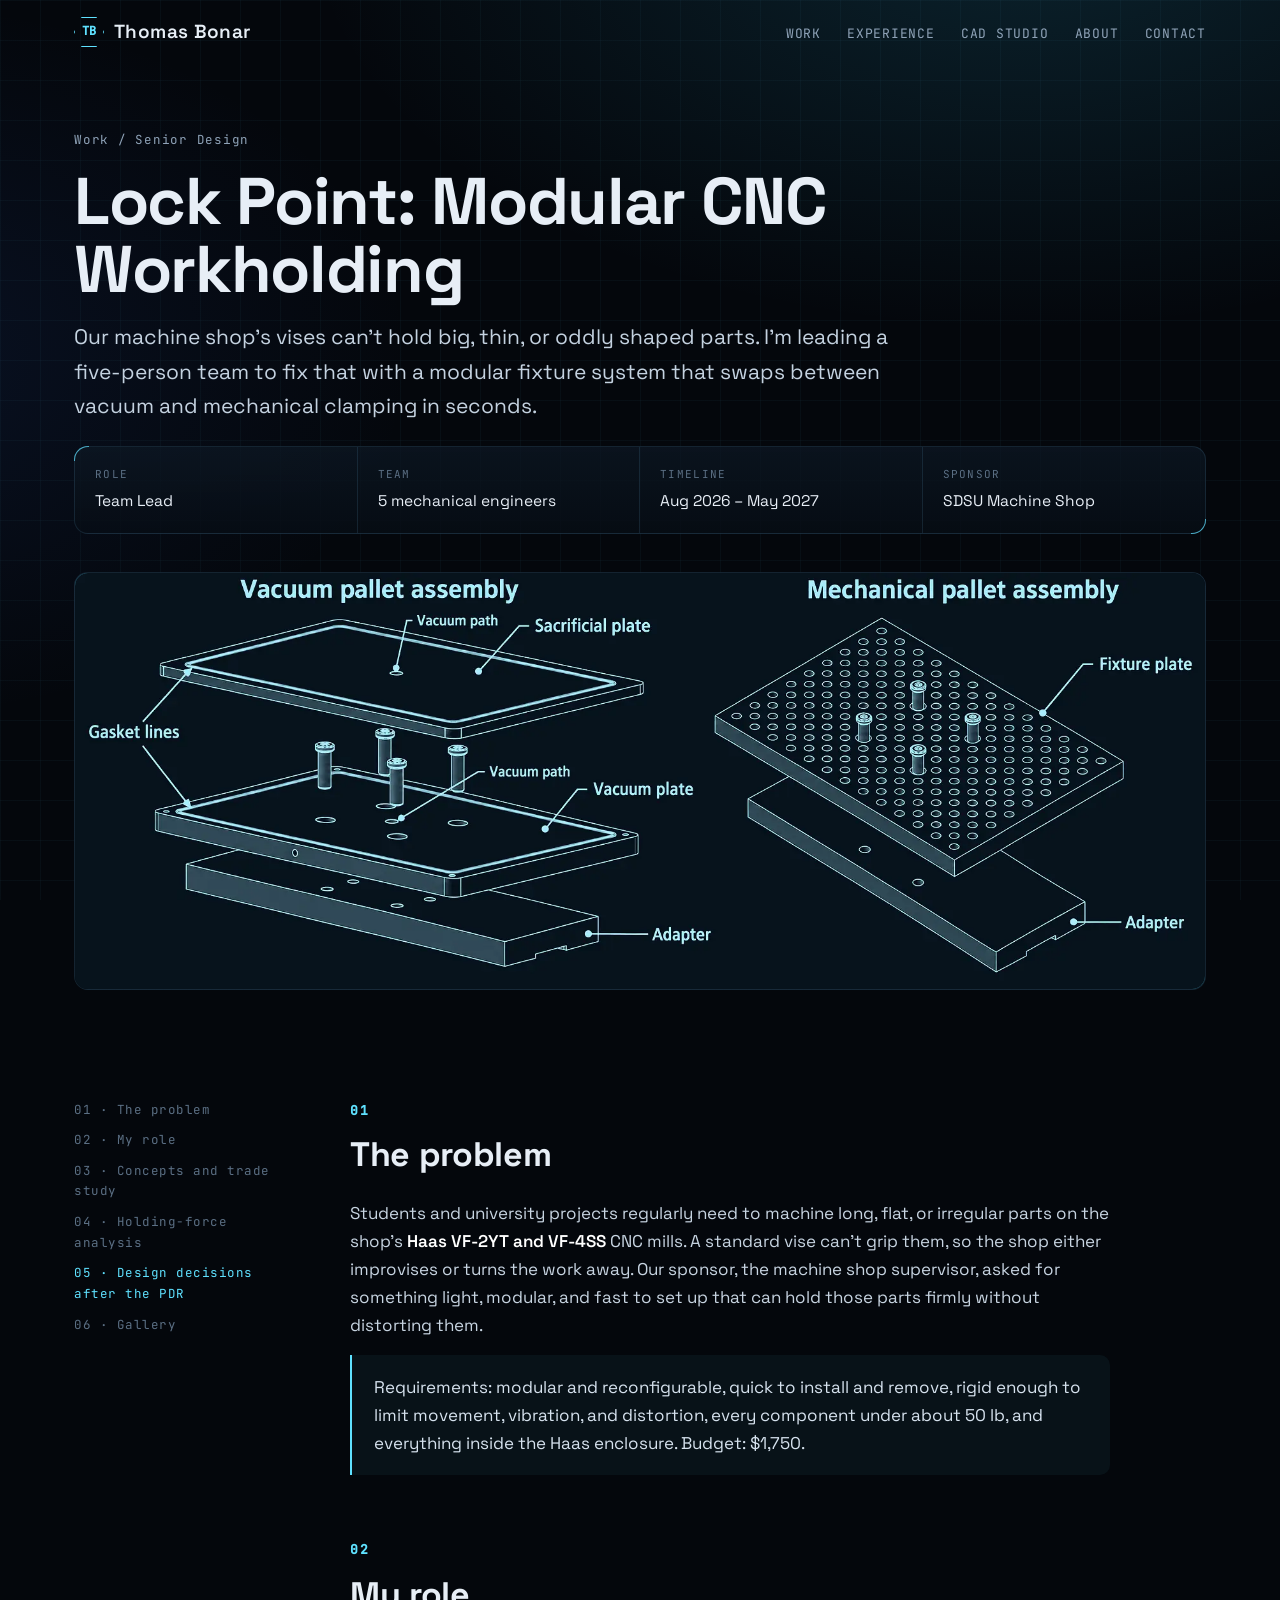
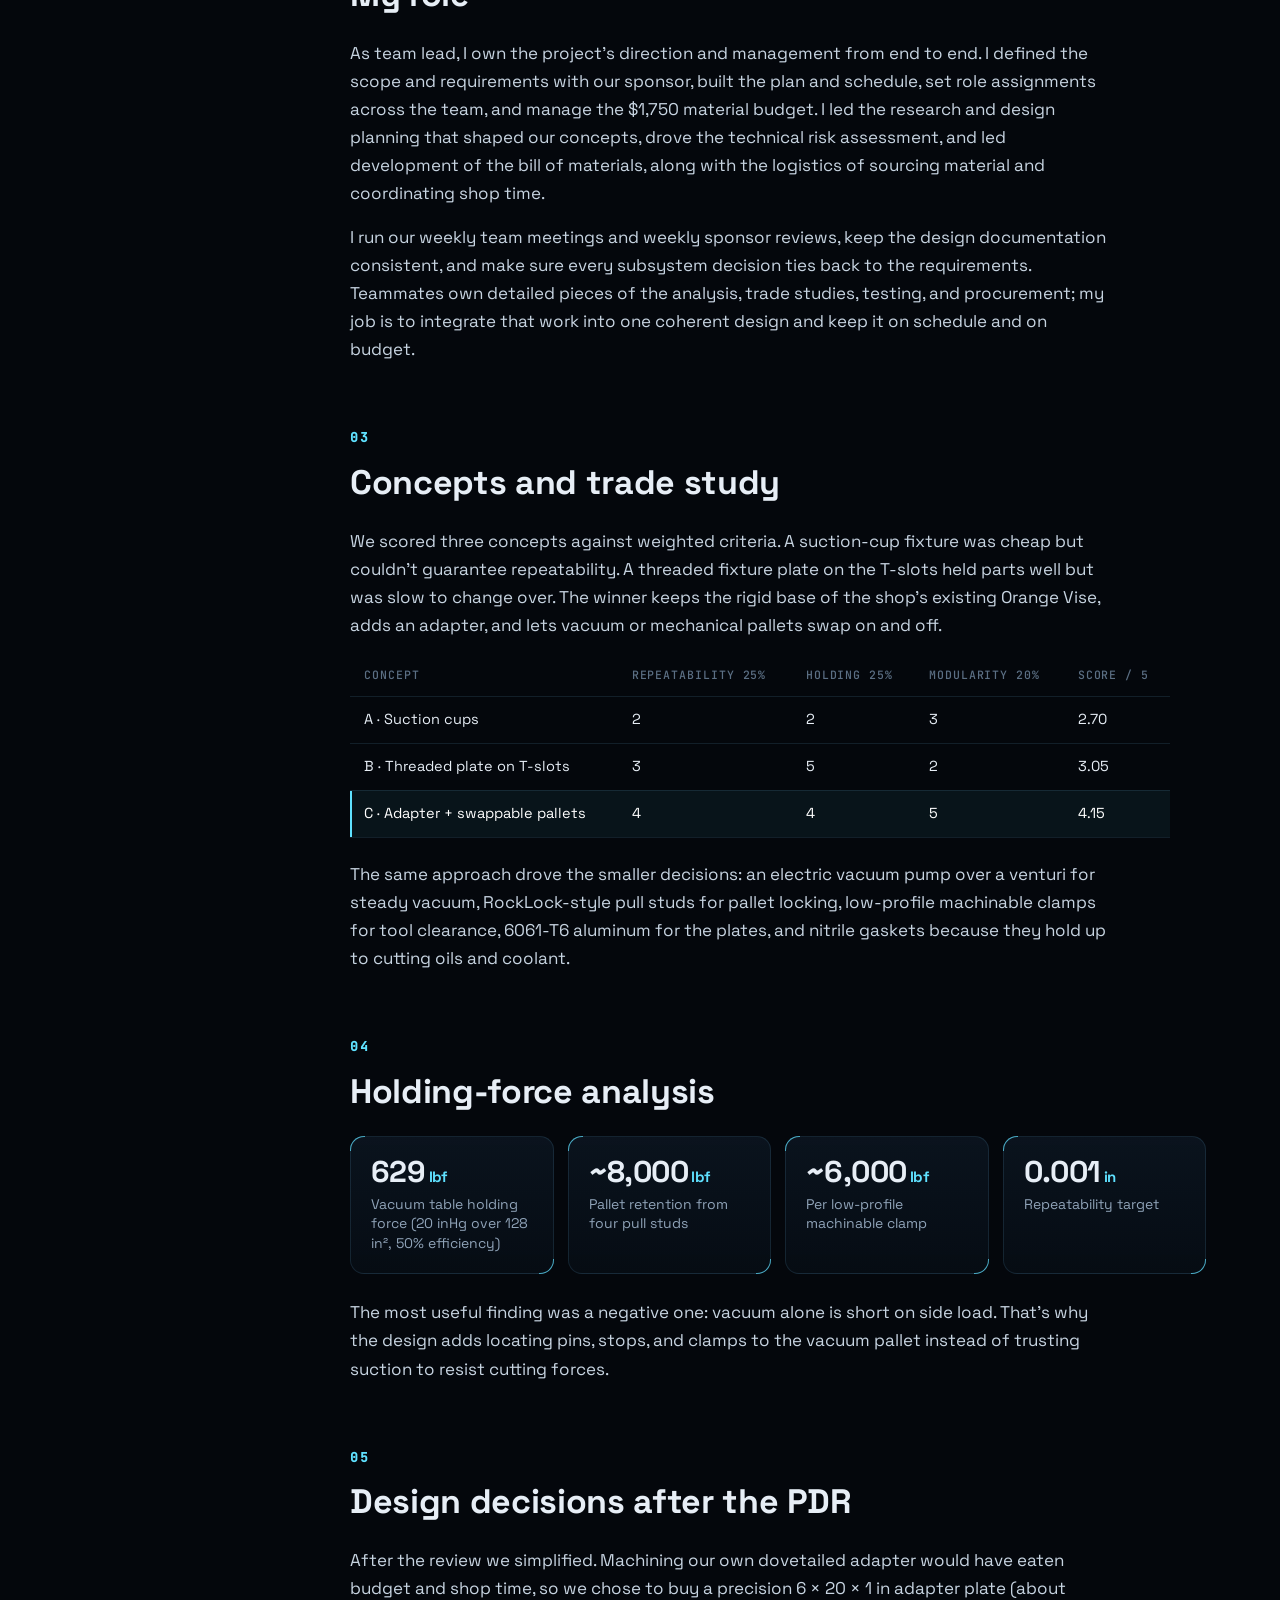
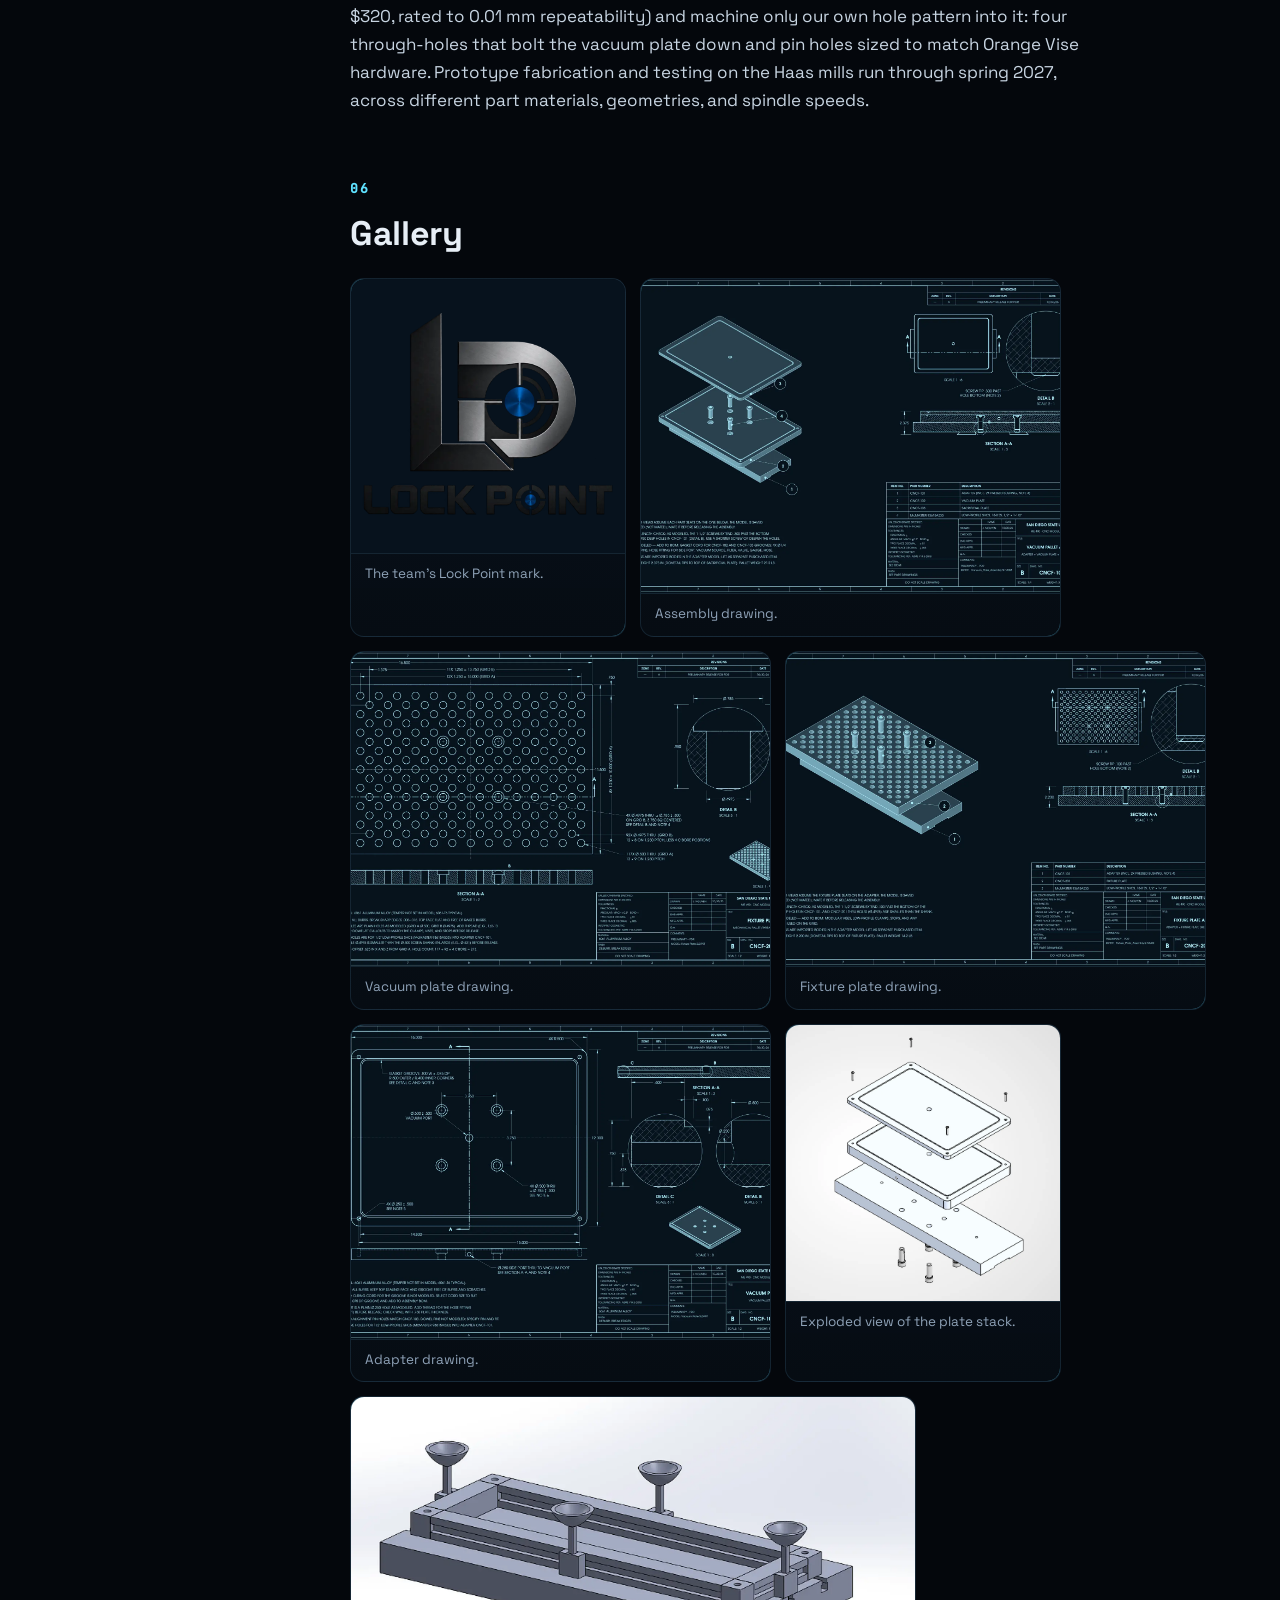
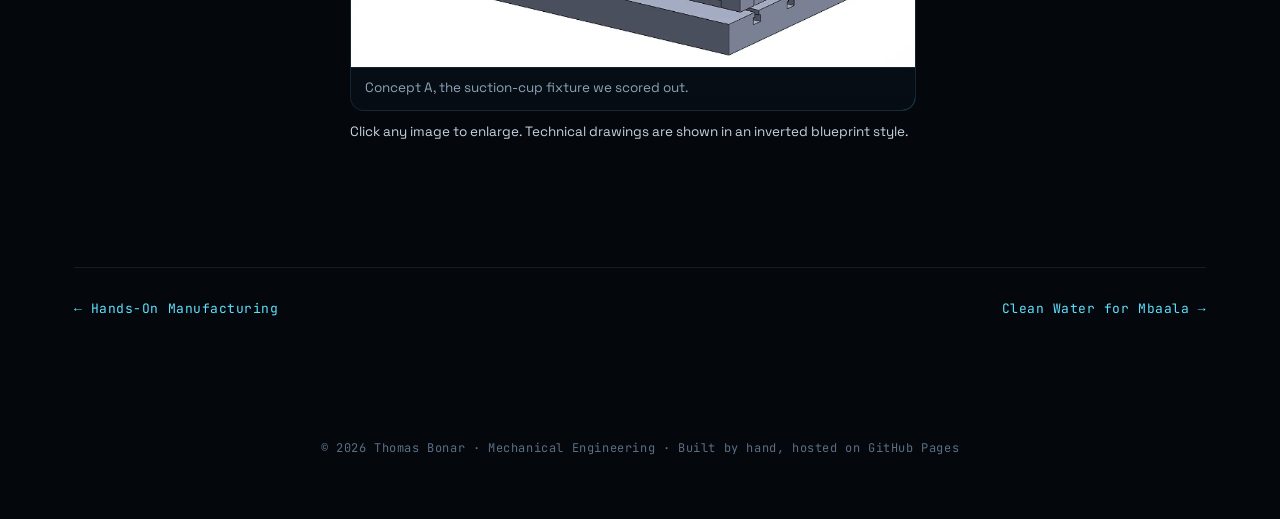
<file: projects/lock-point.html>
<!DOCTYPE html>
<html lang="en">
<head>
<meta charset="utf-8">
<meta name="viewport" content="width=device-width, initial-scale=1">
<title>Lock Point: Modular CNC Workholding · Thomas Bonar</title>
<meta name="description" content="A swappable vacuum-and-pallet fixture system that lets SDSU&#x27;s Haas mills hold large, thin, and irregular parts that a standard vise can&#x27;t.">
<meta name="author" content="Thomas Bonar">
<meta property="og:title" content="Lock Point: Modular CNC Workholding · Thomas Bonar">
<meta property="og:description" content="A swappable vacuum-and-pallet fixture system that lets SDSU&#x27;s Haas mills hold large, thin, and irregular parts that a standard vise can&#x27;t.">
<meta property="og:type" content="website">
<meta property="og:url" content="https://thomasbonar.github.io/projects/lock-point.html">
<meta property="og:image" content="https://thomasbonar.github.io/assets/img/og-card.png">
<meta name="theme-color" content="#04070c">
<link rel="icon" href="../assets/img/favicon.svg" type="image/svg+xml">
<link rel="preload" href="../assets/fonts/space-grotesk-latin-700-normal.woff2" as="font" type="font/woff2" crossorigin>
<link rel="stylesheet" href="../assets/css/site.css">
</head>
<body>
<nav class="nav" aria-label="Main">
  <div class="wrap">
    <a class="brand" href="../index.html"><span class="mark">TB</span><span>Thomas Bonar</span></a>
    <button class="menu-btn" type="button" aria-label="Open menu">MENU</button>
    <ul>
      <li><a href="../index.html#work">Work</a></li>
      <li><a href="../index.html#experience">Experience</a></li>
      <li><a href="../index.html#cad">CAD Studio</a></li>
      <li><a href="../index.html#about">About</a></li>
      <li><a href="../index.html#contact">Contact</a></li>
    </ul>
  </div>
</nav>
<header class="p-hero">
  <div class="wrap">
    <div class="crumb rv"><a href="../index.html#work">Work</a> / Senior Design</div>
    <h1 class="rv">Lock Point: Modular CNC Workholding</h1>
    <p class="lede rv">Our machine shop&#x27;s vises can&#x27;t hold big, thin, or oddly shaped parts. I&#x27;m leading a five-person team to fix that with a modular fixture system that swaps between vacuum and mechanical clamping in seconds.</p>
    <dl class="meta frame rv"><div><dt>Role</dt><dd>Team Lead</dd></div><div><dt>Team</dt><dd>5 mechanical engineers</dd></div><div><dt>Timeline</dt><dd>Aug 2026 – May 2027</dd></div><div><dt>Sponsor</dt><dd>SDSU Machine Shop</dd></div></dl>
    <div class="p-cover frame rv contain"><img src="../assets/img/lp-pallet-assemblies.webp" alt="Lock Point: Modular CNC Workholding" width="1771" height="652" fetchpriority="high"></div>
  </div>
</header>
<main class="wrap">
  <div class="p-body">
    <aside class="toc"><a href="#problem">01 · The problem</a><a href="#role">02 · My role</a><a href="#concepts">03 · Concepts and trade study</a><a href="#analysis">04 · Holding-force analysis</a><a href="#design">05 · Design decisions after the PDR</a><a href="#gallery">06 · Gallery</a></aside>
    <article class="prose"><div class="block rv"><h2 id="problem"><span class="n">01</span>The problem</h2>
<p>Students and university projects regularly need to machine long, flat, or irregular parts on the shop's <strong>Haas VF-2YT and VF-4SS</strong> CNC mills. A standard vise can't grip them, so the shop either improvises or turns the work away. Our sponsor, the machine shop supervisor, asked for something light, modular, and fast to set up that can hold those parts firmly without distorting them.</p>
<div class="callout">Requirements: modular and reconfigurable, quick to install and remove, rigid enough to limit movement, vibration, and distortion, every component under about 50 lb, and everything inside the Haas enclosure. Budget: $1,750.</div></div><div class="block rv"><h2 id="role"><span class="n">02</span>My role</h2>
<p>As team lead, I own the project's direction and management from end to end. I defined the scope and requirements with our sponsor, built the plan and schedule, set role assignments across the team, and manage the $1,750 material budget. I led the research and design planning that shaped our concepts, drove the technical risk assessment, and led development of the bill of materials, along with the logistics of sourcing material and coordinating shop time.</p>
<p>I run our weekly team meetings and weekly sponsor reviews, keep the design documentation consistent, and make sure every subsystem decision ties back to the requirements. Teammates own detailed pieces of the analysis, trade studies, testing, and procurement; my job is to integrate that work into one coherent design and keep it on schedule and on budget.</p></div><div class="block rv"><h2 id="concepts"><span class="n">03</span>Concepts and trade study</h2>
<p>We scored three concepts against weighted criteria. A suction-cup fixture was cheap but couldn't guarantee repeatability. A threaded fixture plate on the T-slots held parts well but was slow to change over. The winner keeps the rigid base of the shop's existing Orange Vise, adds an adapter, and lets vacuum or mechanical pallets swap on and off.</p>
<table class="data"><thead><tr><th>Concept</th><th>Repeatability 25%</th><th>Holding 25%</th><th>Modularity 20%</th><th>Score / 5</th></tr></thead><tbody>
<tr><td>A · Suction cups</td><td>2</td><td>2</td><td>3</td><td>2.70</td></tr>
<tr><td>B · Threaded plate on T-slots</td><td>3</td><td>5</td><td>2</td><td>3.05</td></tr>
<tr class="win"><td>C · Adapter + swappable pallets</td><td>4</td><td>4</td><td>5</td><td>4.15</td></tr>
</tbody></table>
<p>The same approach drove the smaller decisions: an electric vacuum pump over a venturi for steady vacuum, RockLock-style pull studs for pallet locking, low-profile machinable clamps for tool clearance, 6061-T6 aluminum for the plates, and nitrile gaskets because they hold up to cutting oils and coolant.</p></div><div class="block rv"><h2 id="analysis"><span class="n">04</span>Holding-force analysis</h2>
<div class="kpis">
 <div class="kpi frame"><div class="v">629<small> lbf</small></div><div class="k">Vacuum table holding force (20 inHg over 128 in², 50% efficiency)</div></div>
 <div class="kpi frame"><div class="v">~8,000<small> lbf</small></div><div class="k">Pallet retention from four pull studs</div></div>
 <div class="kpi frame"><div class="v">~6,000<small> lbf</small></div><div class="k">Per low-profile machinable clamp</div></div>
 <div class="kpi frame"><div class="v">0.001<small> in</small></div><div class="k">Repeatability target</div></div>
</div>
<p>The most useful finding was a negative one: vacuum alone is short on side load. That's why the design adds locating pins, stops, and clamps to the vacuum pallet instead of trusting suction to resist cutting forces.</p></div><div class="block rv"><h2 id="design"><span class="n">05</span>Design decisions after the PDR</h2>
<p>After the review we simplified. Machining our own dovetailed adapter would have eaten budget and shop time, so we chose to buy a precision 6 × 20 × 1 in adapter plate (about $320, rated to 0.01 mm repeatability) and machine only our own hole pattern into it: four through-holes that bolt the vacuum plate down and pin holes sized to match Orange Vise hardware. Prototype fabrication and testing on the Haas mills run through spring 2027, across different part materials, geometries, and spindle speeds.</p></div><div class="block rv"><h2 id="gallery"><span class="n">06</span>Gallery</h2><div class="gallery"><figure class="frame w2 fit" style="--ar:900/900"><img src="../assets/img/lockpoint-logo.webp" alt="The team&#x27;s Lock Point mark." width="900" height="900" loading="lazy" decoding="async"><figcaption>The team&#x27;s Lock Point mark.</figcaption></figure><figure class="frame " style="--ar:4/3"><img src="../assets/img/lp-drawing-assembly.webp" alt="Assembly drawing." width="1800" height="1153" loading="lazy" decoding="async"><figcaption>Assembly drawing.</figcaption></figure><figure class="frame " style="--ar:4/3"><img src="../assets/img/lp-drawing-vacuum-plate.webp" alt="Vacuum plate drawing." width="1800" height="1151" loading="lazy" decoding="async"><figcaption>Vacuum plate drawing.</figcaption></figure><figure class="frame " style="--ar:4/3"><img src="../assets/img/lp-drawing-fixture-plate.webp" alt="Fixture plate drawing." width="1800" height="1153" loading="lazy" decoding="async"><figcaption>Fixture plate drawing.</figcaption></figure><figure class="frame " style="--ar:4/3"><img src="../assets/img/lp-drawing-adapter.webp" alt="Adapter drawing." width="1800" height="1153" loading="lazy" decoding="async"><figcaption>Adapter drawing.</figcaption></figure><figure class="frame w2 fit" style="--ar:1518/1532"><img src="../assets/img/lp-exploded.webp" alt="Exploded view of the plate stack." width="1518" height="1532" loading="lazy" decoding="async"><figcaption>Exploded view of the plate stack.</figcaption></figure><figure class="frame w4 fit" style="--ar:1556/744"><img src="../assets/img/lp-concept-a.webp" alt="Concept A, the suction-cup fixture we scored out." width="1556" height="744" loading="lazy" decoding="async"><figcaption>Concept A, the suction-cup fixture we scored out.</figcaption></figure></div><p class="note">Click any image to enlarge. Technical drawings are shown in an inverted blueprint style.</p></div></article>
  </div>
  <div class="next">
    <a href="manufacturing-labs.html">← Hands-On Manufacturing</a>
    <a href="ewb-water.html">Clean Water for Mbaala →</a>
  </div>
</main>
<footer>
  <div class="wrap">© 2026 Thomas Bonar · Mechanical Engineering · Built by hand, hosted on GitHub Pages</div>
</footer>
<script src="../assets/js/main.js" defer></script>
</body>
</html>
</file>
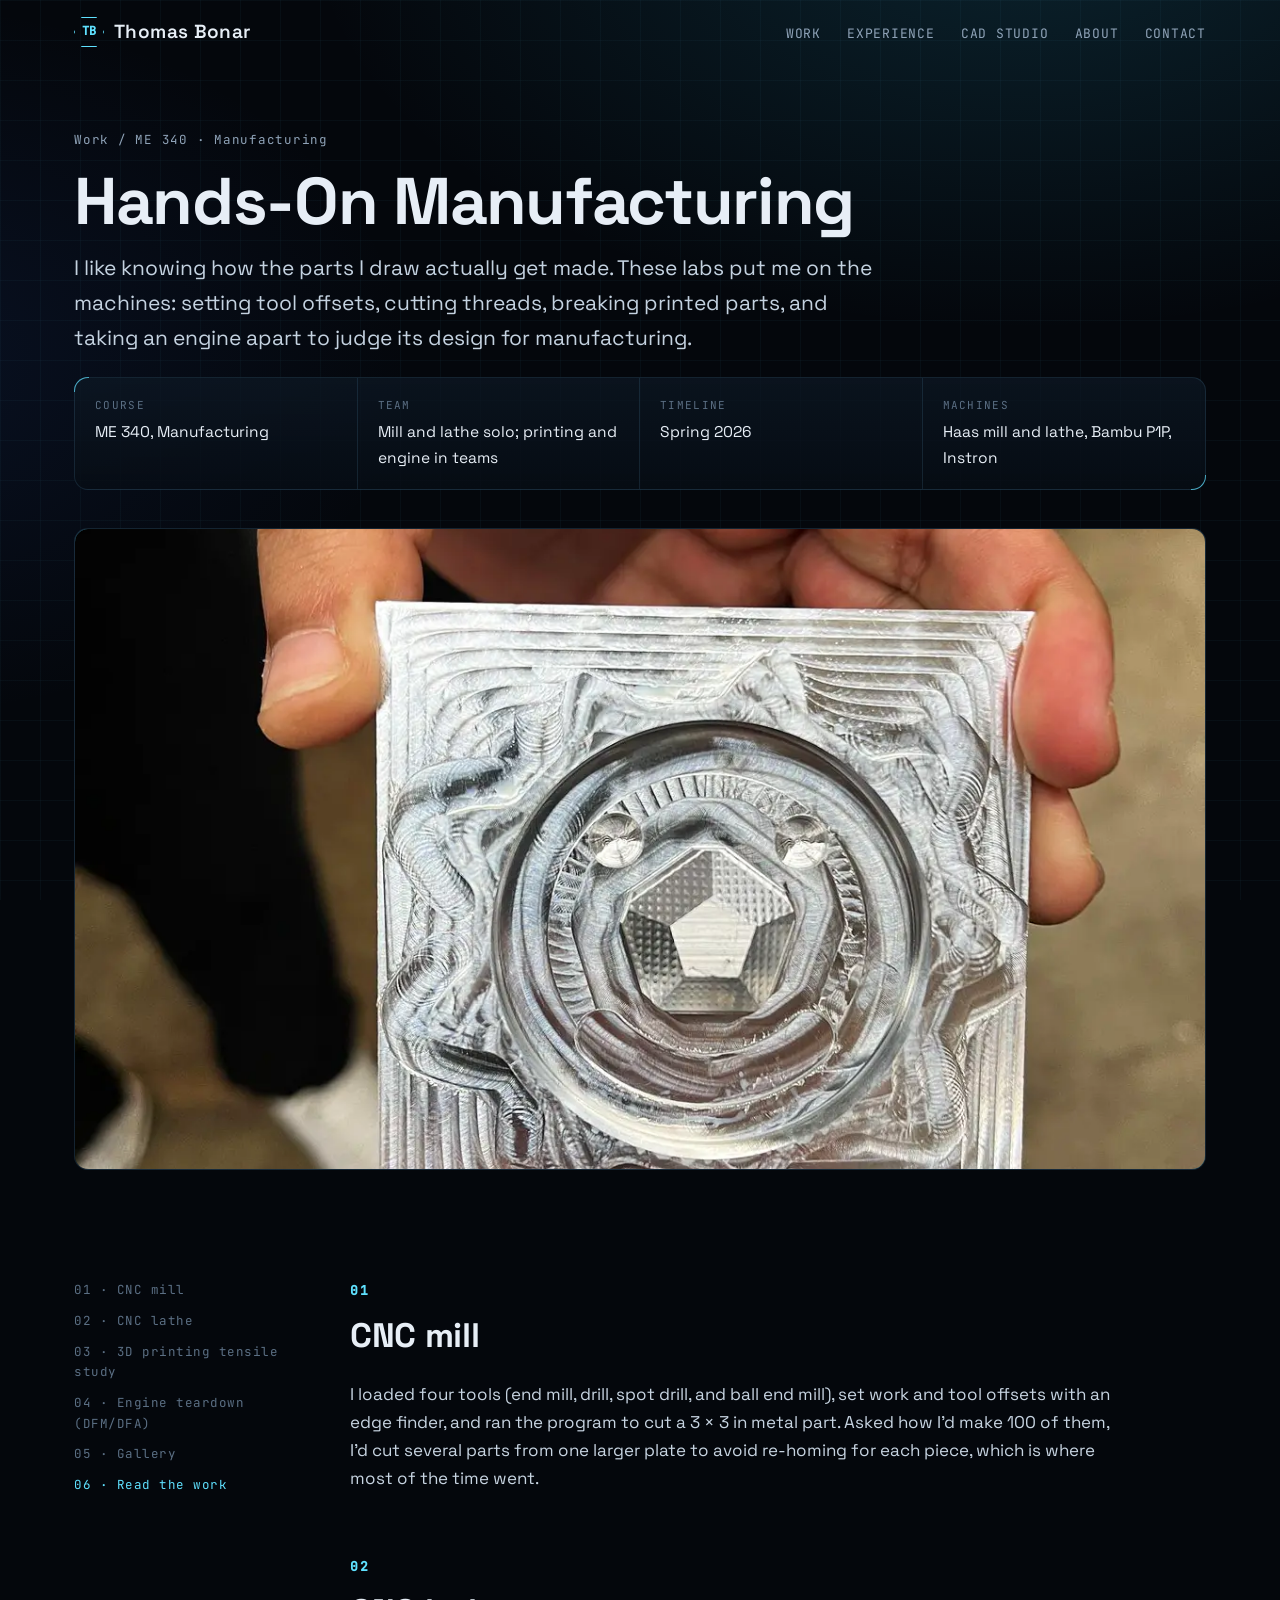
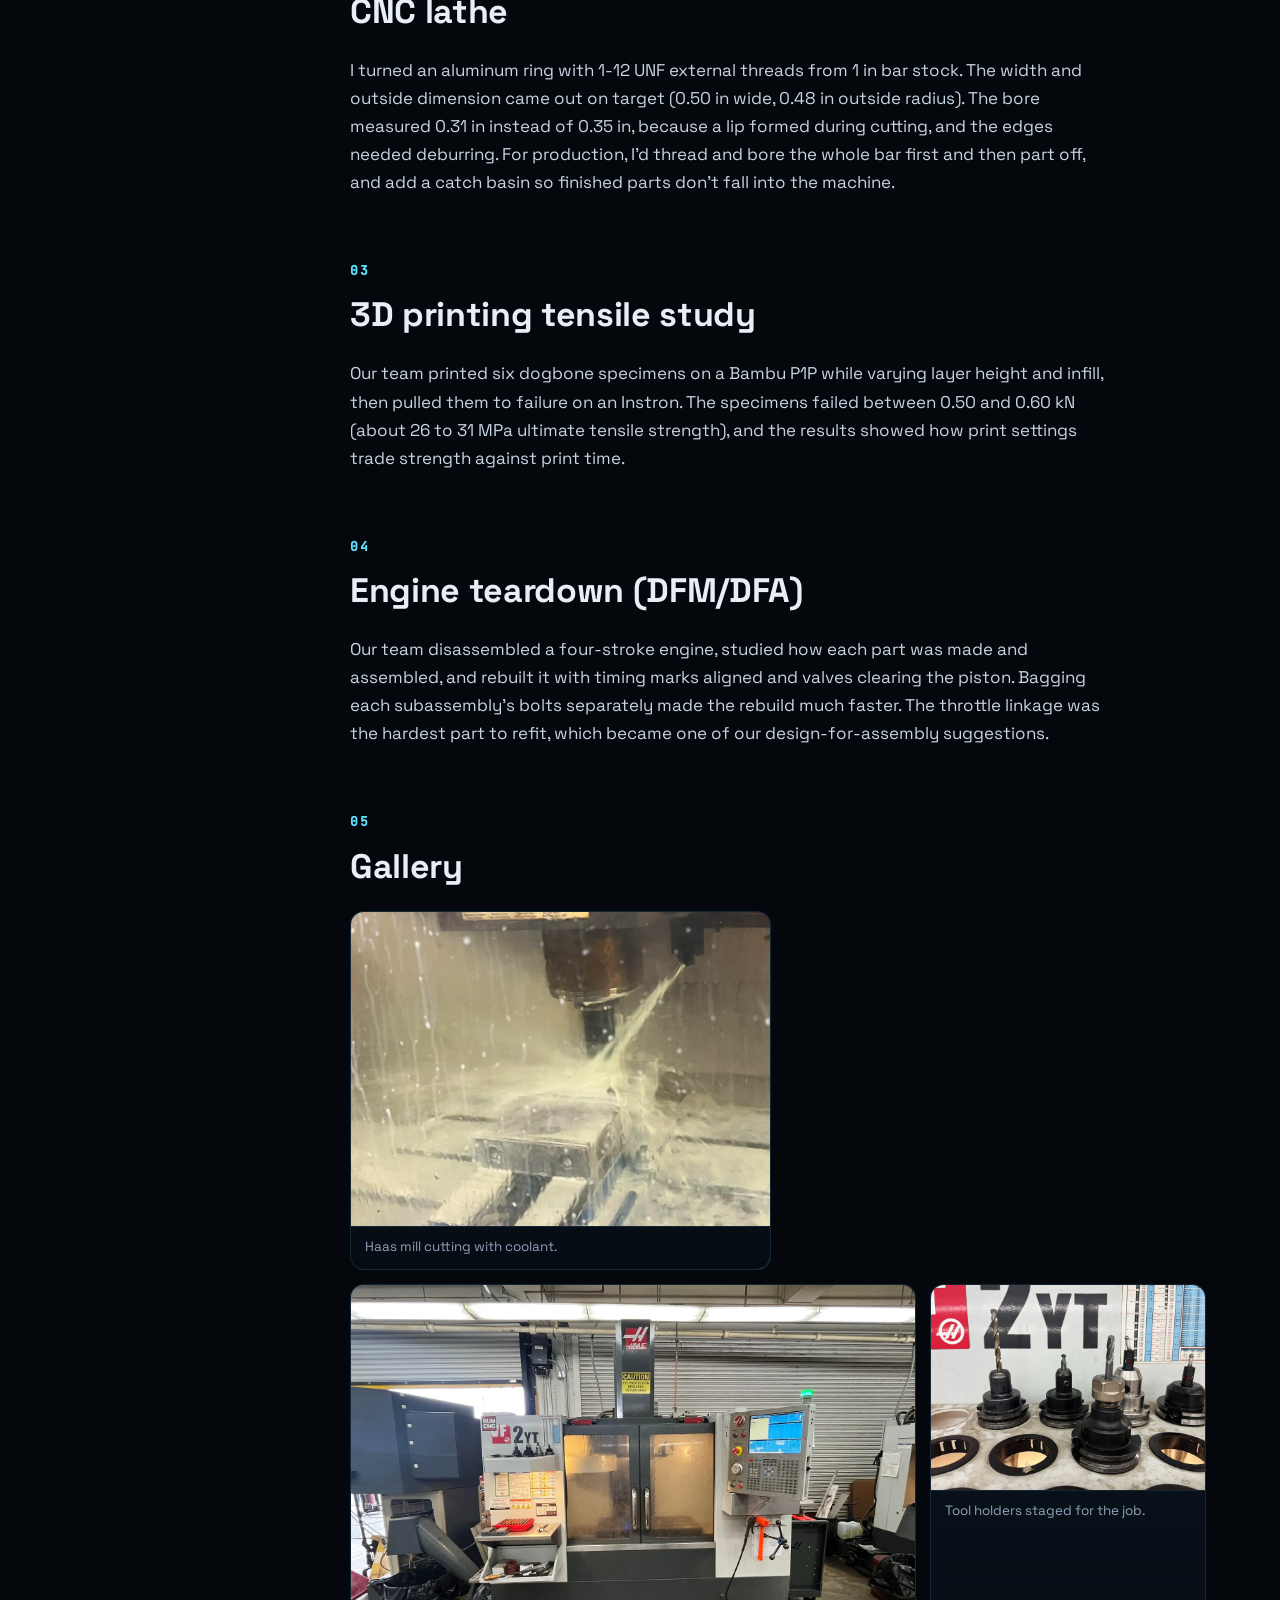
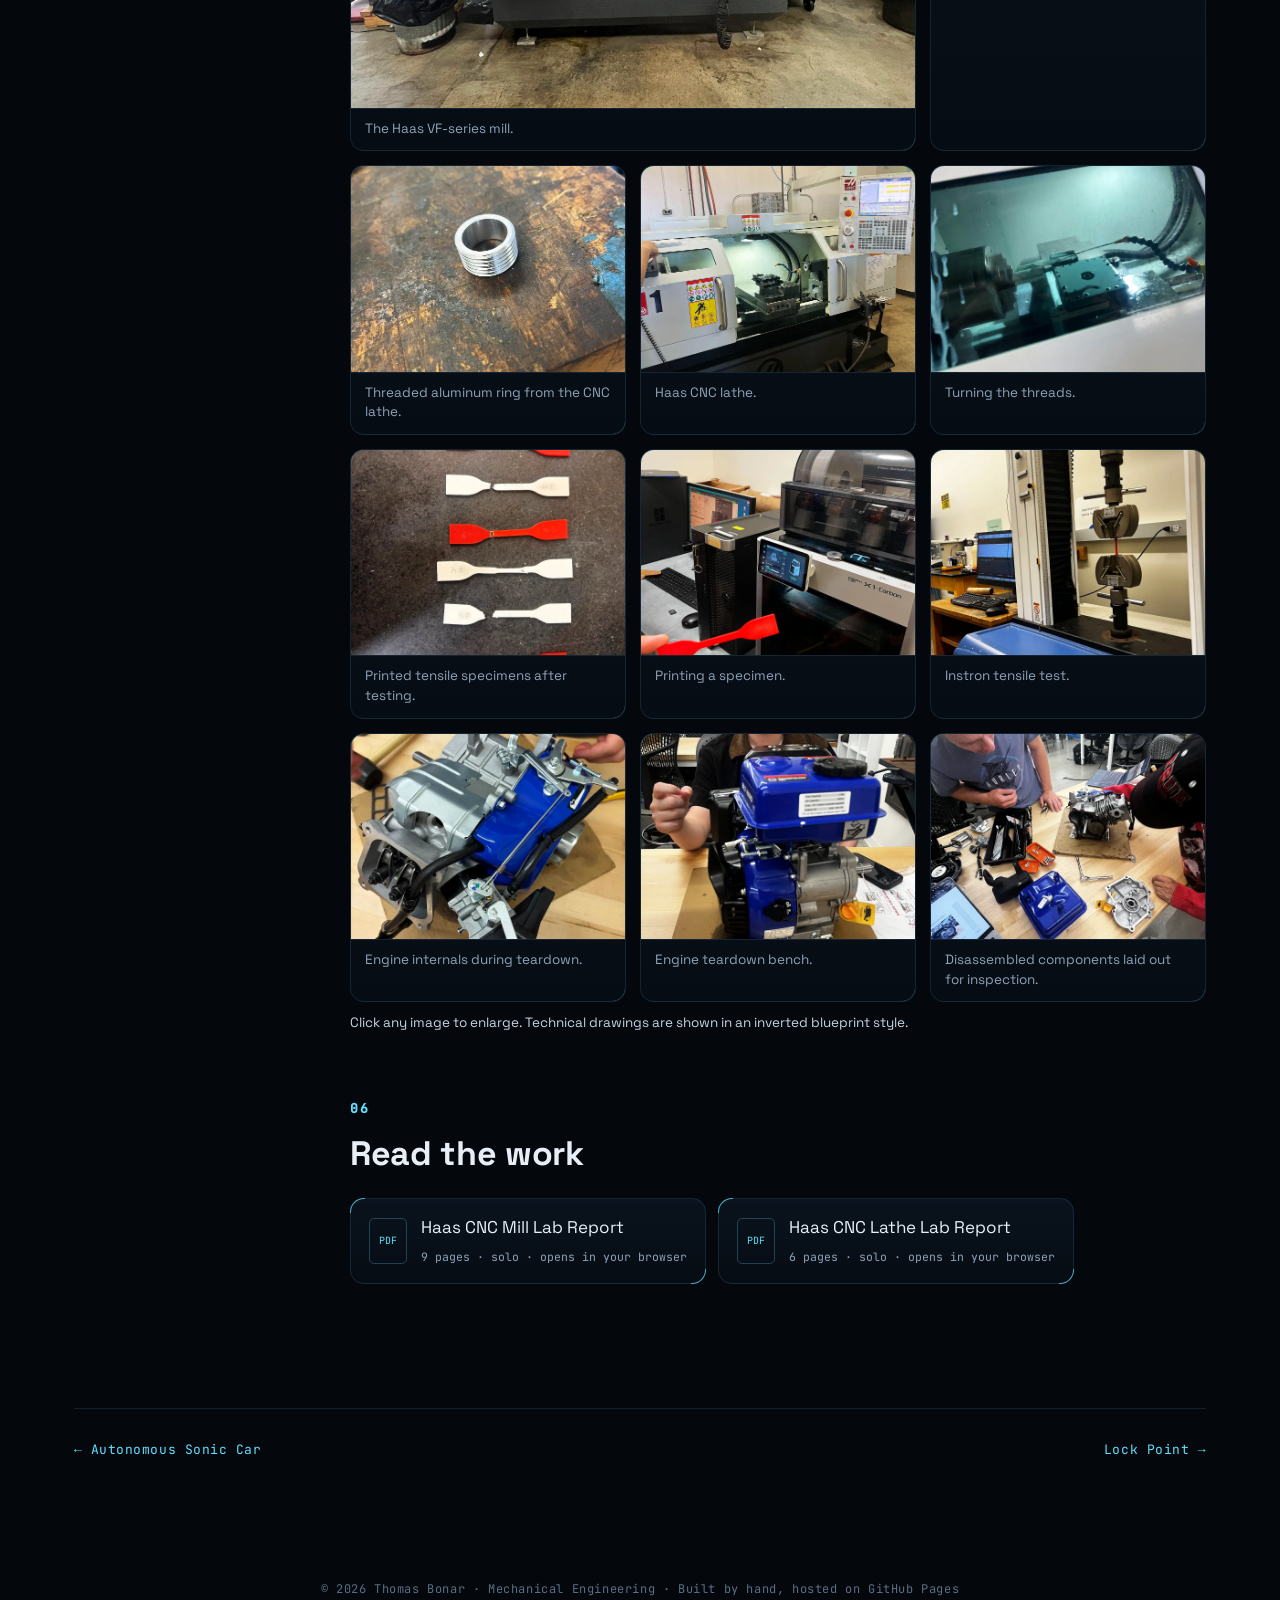
<file: projects/manufacturing-labs.html>
<!DOCTYPE html>
<html lang="en">
<head>
<meta charset="utf-8">
<meta name="viewport" content="width=device-width, initial-scale=1">
<title>Hands-On Manufacturing · Thomas Bonar</title>
<meta name="description" content="CNC milling and turning on Haas machines, a 3D-printing tensile study, and tearing down and rebuilding a four-stroke engine.">
<meta name="author" content="Thomas Bonar">
<meta property="og:title" content="Hands-On Manufacturing · Thomas Bonar">
<meta property="og:description" content="CNC milling and turning on Haas machines, a 3D-printing tensile study, and tearing down and rebuilding a four-stroke engine.">
<meta property="og:type" content="website">
<meta property="og:url" content="https://thomasbonar.github.io/projects/manufacturing-labs.html">
<meta property="og:image" content="https://thomasbonar.github.io/assets/img/og-card.png">
<meta name="theme-color" content="#04070c">
<link rel="icon" href="../assets/img/favicon.svg" type="image/svg+xml">
<link rel="preload" href="../assets/fonts/space-grotesk-latin-700-normal.woff2" as="font" type="font/woff2" crossorigin>
<link rel="stylesheet" href="../assets/css/site.css">
</head>
<body>
<nav class="nav" aria-label="Main">
  <div class="wrap">
    <a class="brand" href="../index.html"><span class="mark">TB</span><span>Thomas Bonar</span></a>
    <button class="menu-btn" type="button" aria-label="Open menu">MENU</button>
    <ul>
      <li><a href="../index.html#work">Work</a></li>
      <li><a href="../index.html#experience">Experience</a></li>
      <li><a href="../index.html#cad">CAD Studio</a></li>
      <li><a href="../index.html#about">About</a></li>
      <li><a href="../index.html#contact">Contact</a></li>
    </ul>
  </div>
</nav>
<header class="p-hero">
  <div class="wrap">
    <div class="crumb rv"><a href="../index.html#work">Work</a> / ME 340 · Manufacturing</div>
    <h1 class="rv">Hands-On Manufacturing</h1>
    <p class="lede rv">I like knowing how the parts I draw actually get made. These labs put me on the machines: setting tool offsets, cutting threads, breaking printed parts, and taking an engine apart to judge its design for manufacturing.</p>
    <dl class="meta frame rv"><div><dt>Course</dt><dd>ME 340, Manufacturing</dd></div><div><dt>Team</dt><dd>Mill and lathe solo; printing and engine in teams</dd></div><div><dt>Timeline</dt><dd>Spring 2026</dd></div><div><dt>Machines</dt><dd>Haas mill and lathe, Bambu P1P, Instron</dd></div></dl>
    <div class="p-cover frame rv"><img src="../assets/img/mfg-mill-part.webp" alt="Hands-On Manufacturing" width="1200" height="1600" fetchpriority="high"></div>
  </div>
</header>
<main class="wrap">
  <div class="p-body">
    <aside class="toc"><a href="#mill">01 · CNC mill</a><a href="#lathe">02 · CNC lathe</a><a href="#printing">03 · 3D printing tensile study</a><a href="#engine">04 · Engine teardown (DFM/DFA)</a><a href="#gallery">05 · Gallery</a><a href="#docs">06 · Read the work</a></aside>
    <article class="prose"><div class="block rv"><h2 id="mill"><span class="n">01</span>CNC mill</h2>
<p>I loaded four tools (end mill, drill, spot drill, and ball end mill), set work and tool offsets with an edge finder, and ran the program to cut a 3 × 3 in metal part. Asked how I'd make 100 of them, I'd cut several parts from one larger plate to avoid re-homing for each piece, which is where most of the time went.</p></div><div class="block rv"><h2 id="lathe"><span class="n">02</span>CNC lathe</h2>
<p>I turned an aluminum ring with 1-12 UNF external threads from 1 in bar stock. The width and outside dimension came out on target (0.50 in wide, 0.48 in outside radius). The bore measured 0.31 in instead of 0.35 in, because a lip formed during cutting, and the edges needed deburring. For production, I'd thread and bore the whole bar first and then part off, and add a catch basin so finished parts don't fall into the machine.</p></div><div class="block rv"><h2 id="printing"><span class="n">03</span>3D printing tensile study</h2>
<p>Our team printed six dogbone specimens on a Bambu P1P while varying layer height and infill, then pulled them to failure on an Instron. The specimens failed between 0.50 and 0.60 kN (about 26 to 31 MPa ultimate tensile strength), and the results showed how print settings trade strength against print time.</p></div><div class="block rv"><h2 id="engine"><span class="n">04</span>Engine teardown (DFM/DFA)</h2>
<p>Our team disassembled a four-stroke engine, studied how each part was made and assembled, and rebuilt it with timing marks aligned and valves clearing the piston. Bagging each subassembly's bolts separately made the rebuild much faster. The throttle linkage was the hardest part to refit, which became one of our design-for-assembly suggestions.</p></div><div class="block rv"><h2 id="gallery"><span class="n">05</span>Gallery</h2><div class="gallery"><figure class="frame " style="--ar:4/3"><img src="../assets/img/mfg-mill-cutting.webp" alt="Haas mill cutting with coolant." width="1200" height="1600" loading="lazy" decoding="async"><figcaption>Haas mill cutting with coolant.</figcaption></figure><figure class="frame w4" style="--ar:4/3"><img src="../assets/img/mfg-haas-mill.webp" alt="The Haas VF-series mill." width="1600" height="1200" loading="lazy" decoding="async"><figcaption>The Haas VF-series mill.</figcaption></figure><figure class="frame w2" style="--ar:4/3"><img src="../assets/img/mfg-mill-tools.webp" alt="Tool holders staged for the job." width="1600" height="1200" loading="lazy" decoding="async"><figcaption>Tool holders staged for the job.</figcaption></figure><figure class="frame w2" style="--ar:4/3"><img src="../assets/img/mfg-lathe-ring.webp" alt="Threaded aluminum ring from the CNC lathe." width="1200" height="1600" loading="lazy" decoding="async"><figcaption>Threaded aluminum ring from the CNC lathe.</figcaption></figure><figure class="frame w2" style="--ar:4/3"><img src="../assets/img/mfg-haas-lathe.webp" alt="Haas CNC lathe." width="1200" height="1600" loading="lazy" decoding="async"><figcaption>Haas CNC lathe.</figcaption></figure><figure class="frame w2" style="--ar:4/3"><img src="../assets/img/mfg-lathe-cutting.webp" alt="Turning the threads." width="1600" height="1200" loading="lazy" decoding="async"><figcaption>Turning the threads.</figcaption></figure><figure class="frame w2" style="--ar:4/3"><img src="../assets/img/mfg-3dp-specimens.webp" alt="Printed tensile specimens after testing." width="1200" height="1600" loading="lazy" decoding="async"><figcaption>Printed tensile specimens after testing.</figcaption></figure><figure class="frame w2" style="--ar:4/3"><img src="../assets/img/mfg-3dp-printer.webp" alt="Printing a specimen." width="1200" height="1600" loading="lazy" decoding="async"><figcaption>Printing a specimen.</figcaption></figure><figure class="frame w2" style="--ar:4/3"><img src="../assets/img/mfg-3dp-instron.webp" alt="Instron tensile test." width="1200" height="1600" loading="lazy" decoding="async"><figcaption>Instron tensile test.</figcaption></figure><figure class="frame w2" style="--ar:4/3"><img src="../assets/img/mfg-engine-internals.webp" alt="Engine internals during teardown." width="1200" height="1600" loading="lazy" decoding="async"><figcaption>Engine internals during teardown.</figcaption></figure><figure class="frame w2" style="--ar:4/3"><img src="../assets/img/mfg-engine-teardown.webp" alt="Engine teardown bench." width="1200" height="1600" loading="lazy" decoding="async"><figcaption>Engine teardown bench.</figcaption></figure><figure class="frame w2" style="--ar:4/3"><img src="../assets/img/mfg-engine-parts.webp" alt="Disassembled components laid out for inspection." width="1200" height="1600" loading="lazy" decoding="async"><figcaption>Disassembled components laid out for inspection.</figcaption></figure></div><p class="note">Click any image to enlarge. Technical drawings are shown in an inverted blueprint style.</p></div><div class="block rv"><h2 id="docs"><span class="n">06</span>Read the work</h2><div class="docs"><a class="doc frame" href="../assets/docs/cnc-mill-report.pdf" target="_blank" rel="noopener"><span class="ico">PDF</span><span><span>Haas CNC Mill Lab Report</span><br><span class="s">9 pages · solo · opens in your browser</span></span></a><a class="doc frame" href="../assets/docs/cnc-lathe-report.pdf" target="_blank" rel="noopener"><span class="ico">PDF</span><span><span>Haas CNC Lathe Lab Report</span><br><span class="s">6 pages · solo · opens in your browser</span></span></a></div></div></article>
  </div>
  <div class="next">
    <a href="sonic-car.html">← Autonomous Sonic Car</a>
    <a href="lock-point.html">Lock Point →</a>
  </div>
</main>
<footer>
  <div class="wrap">© 2026 Thomas Bonar · Mechanical Engineering · Built by hand, hosted on GitHub Pages</div>
</footer>
<script src="../assets/js/main.js" defer></script>
</body>
</html>
</file>
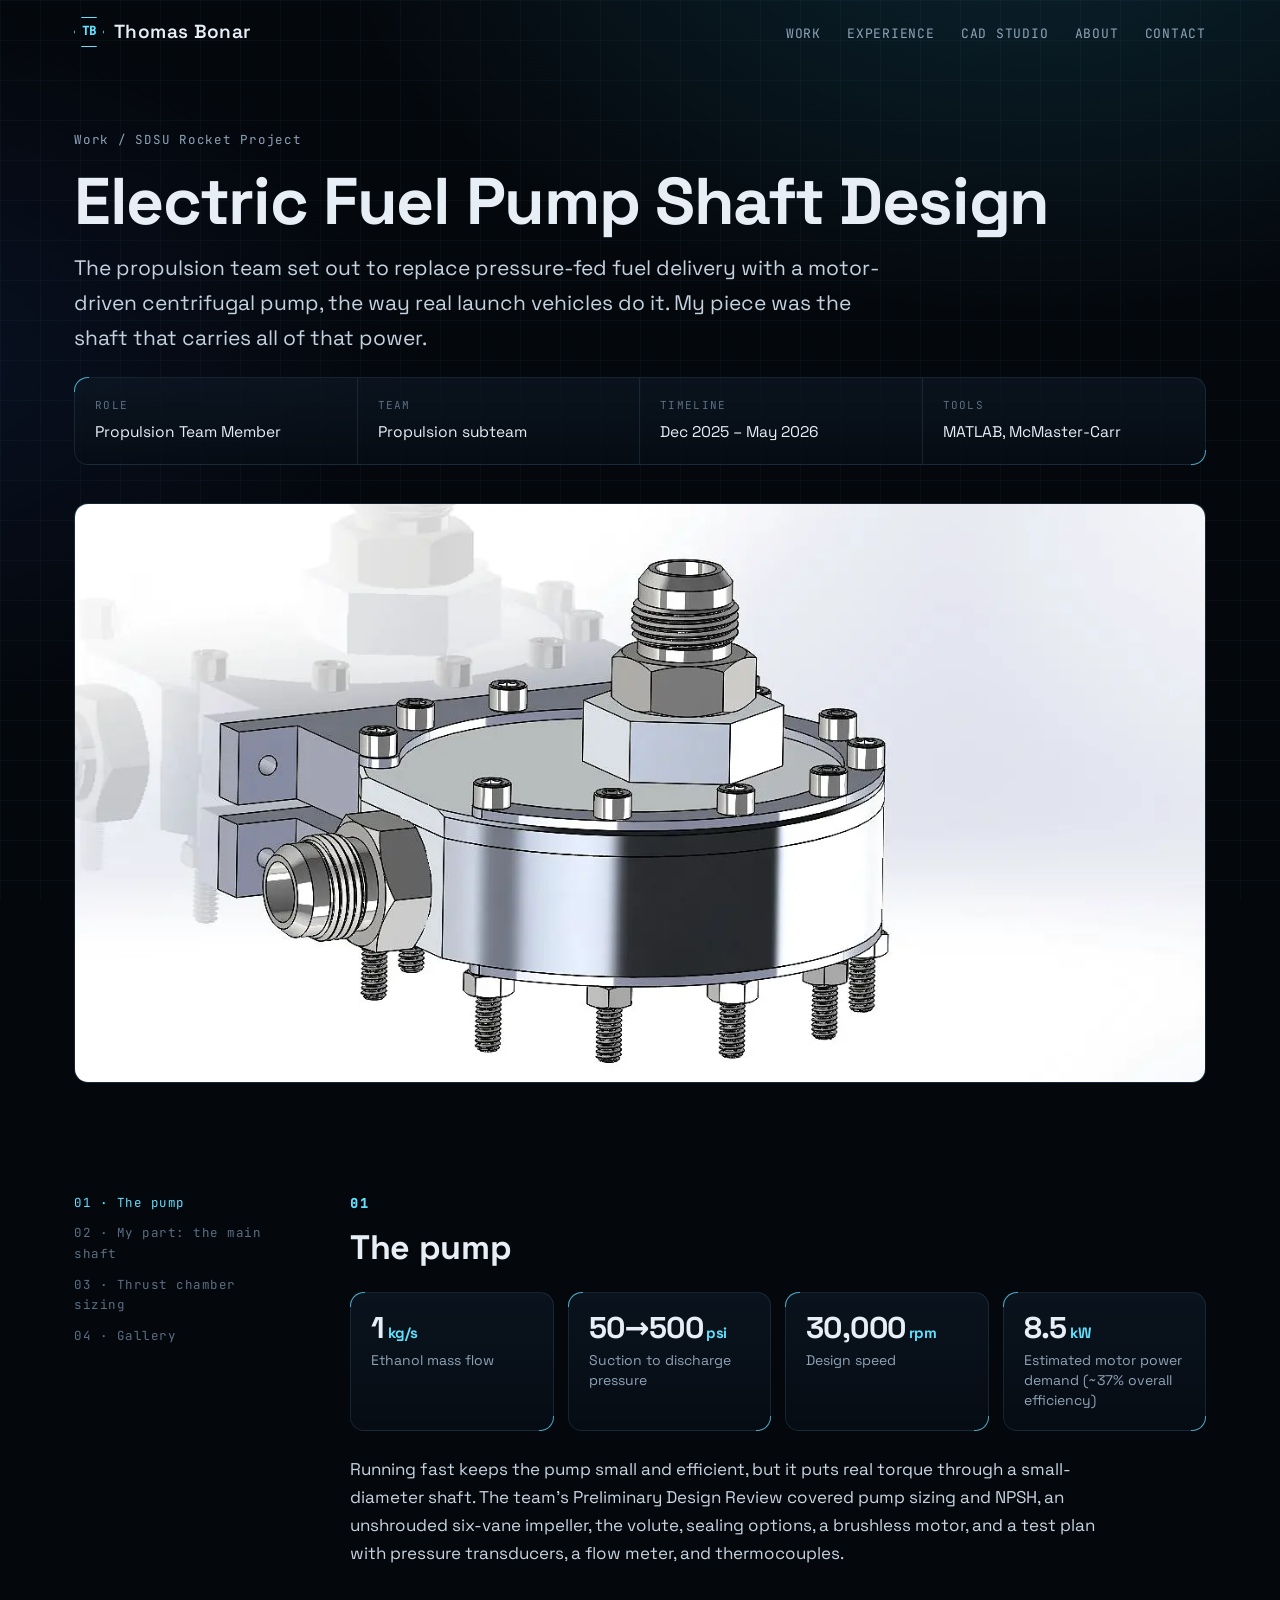
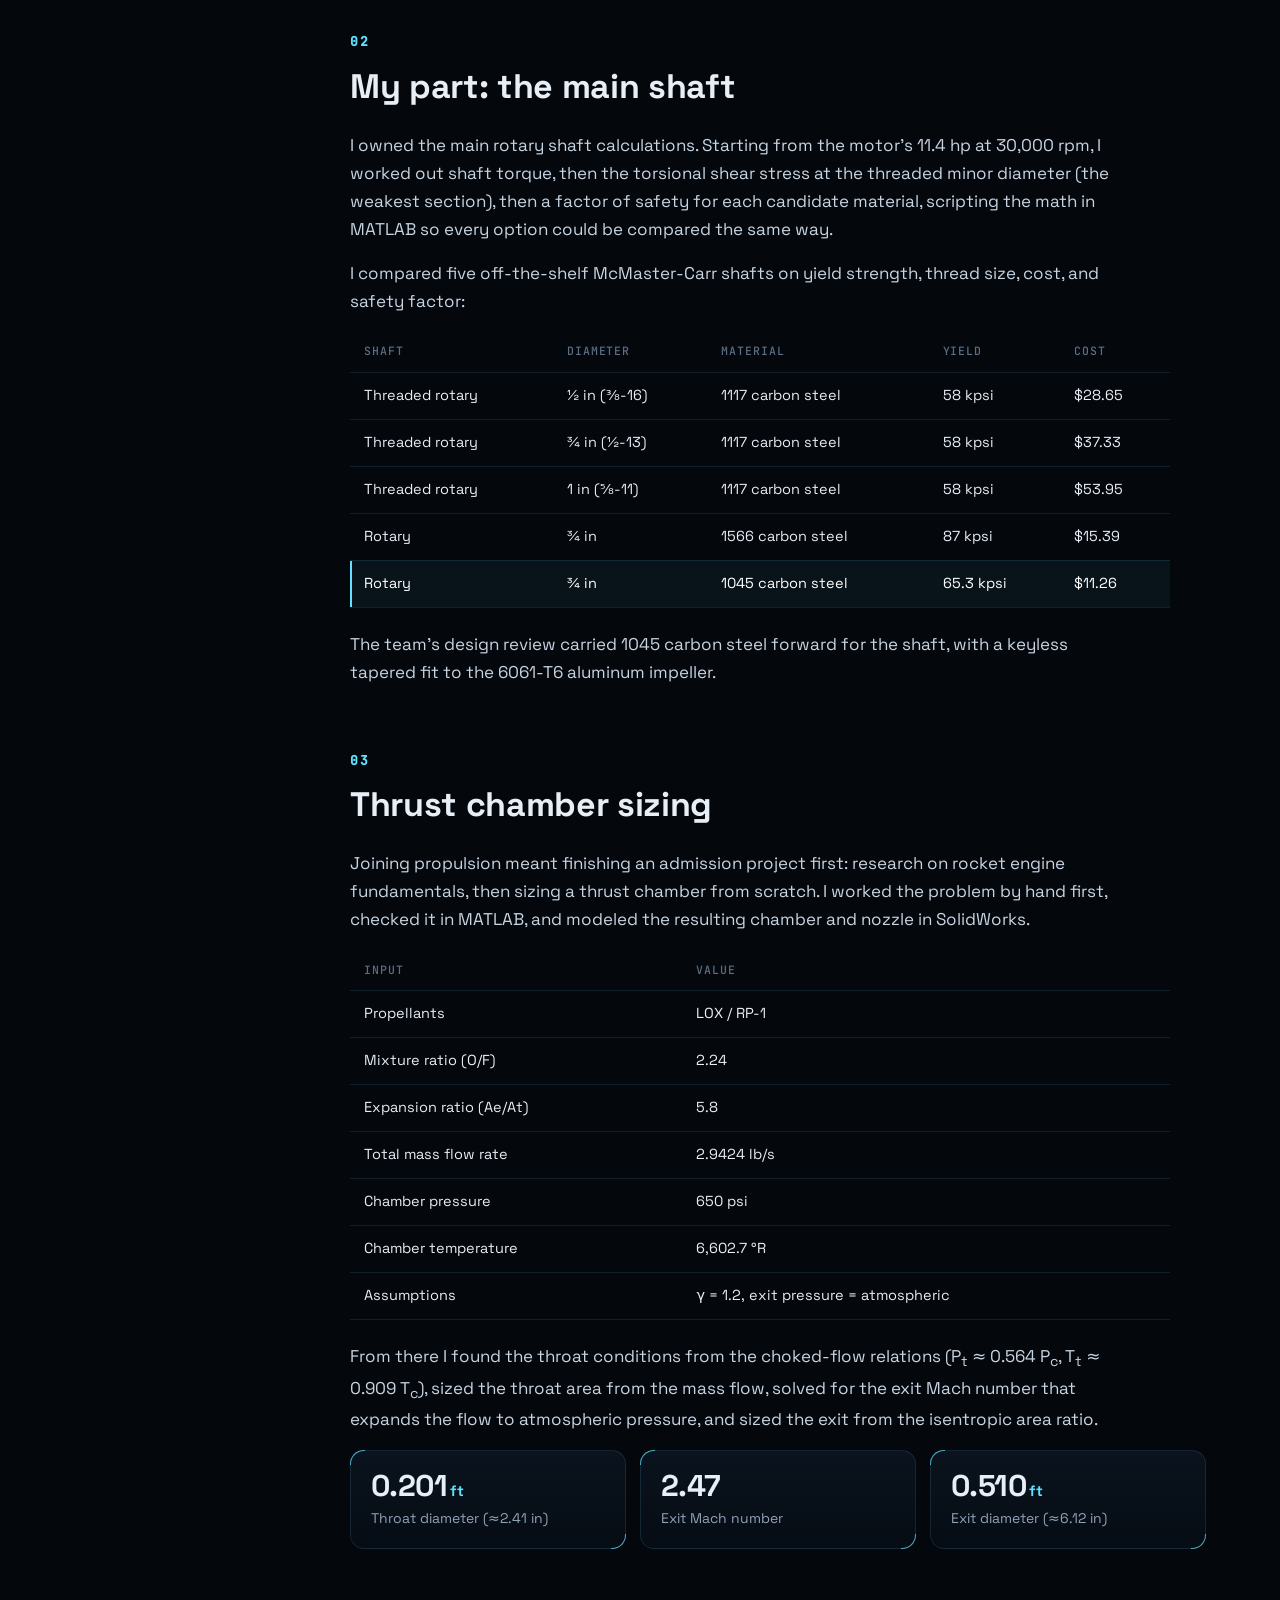
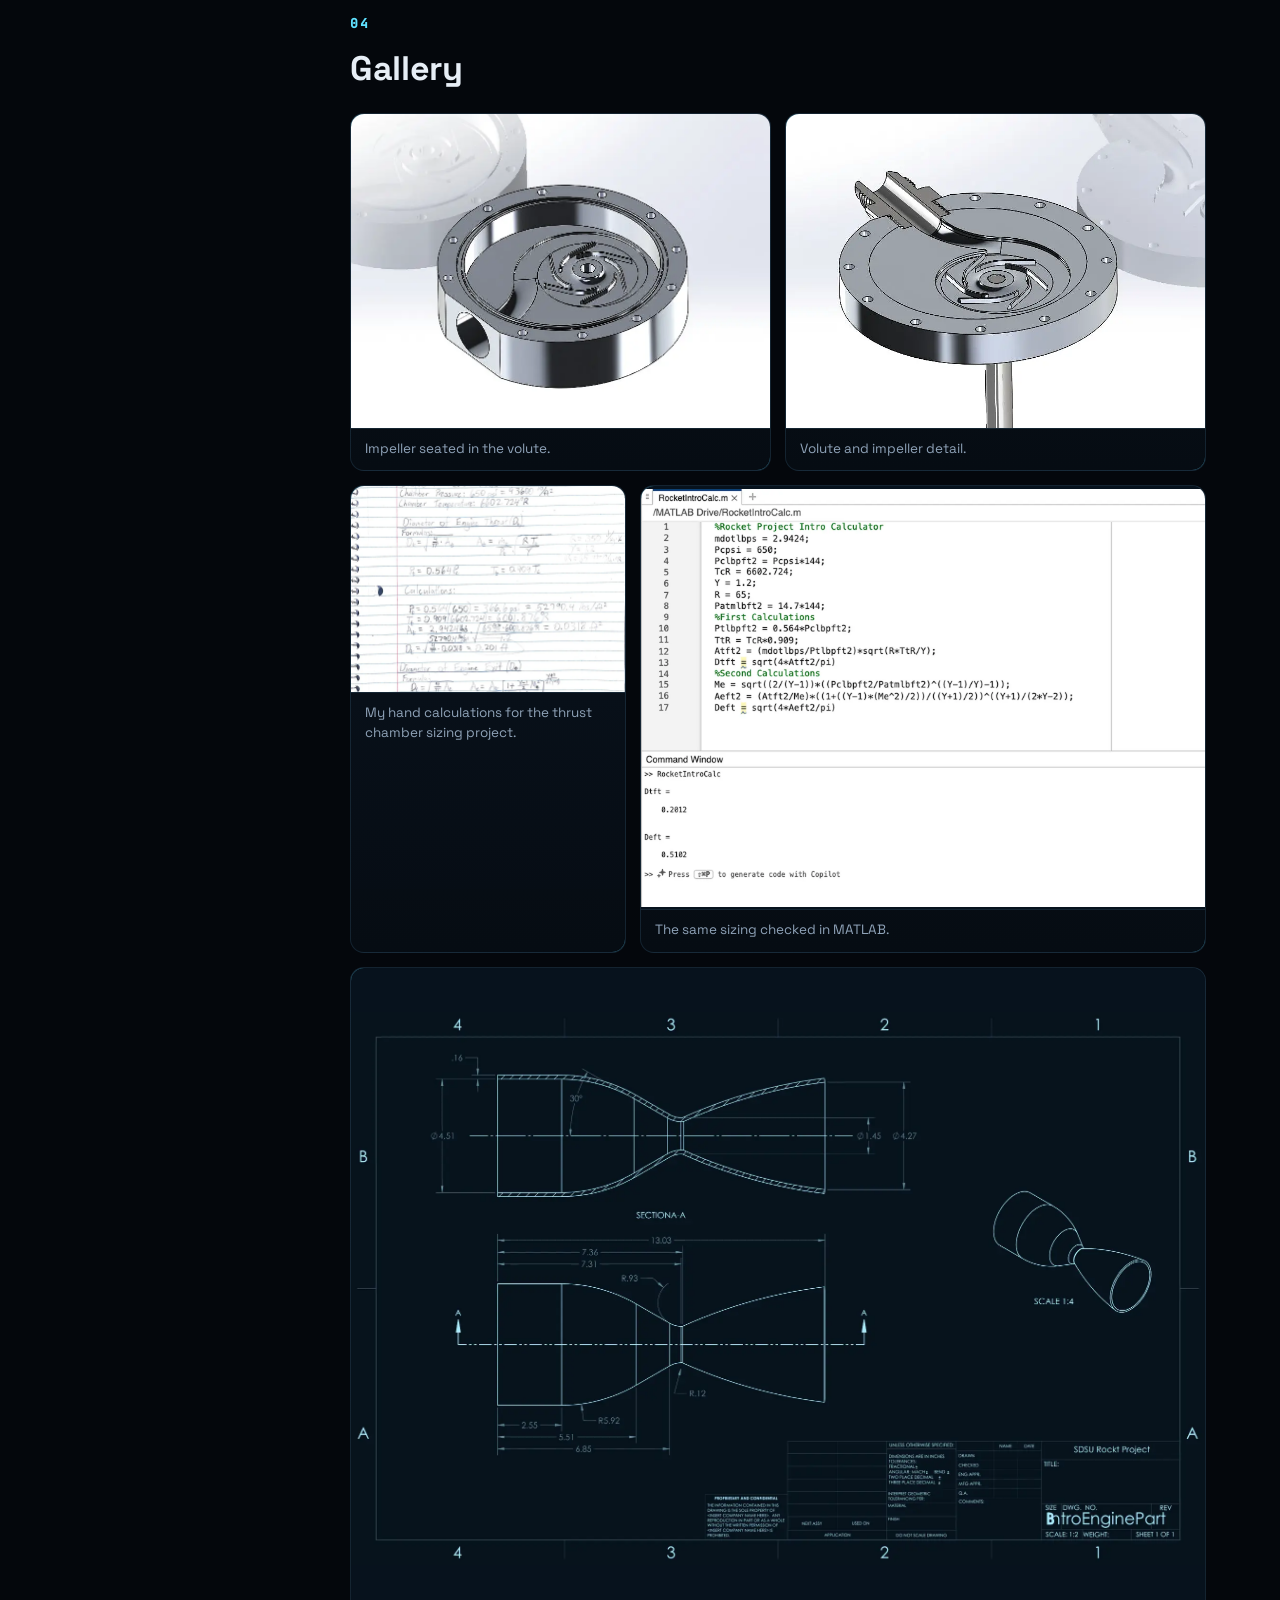
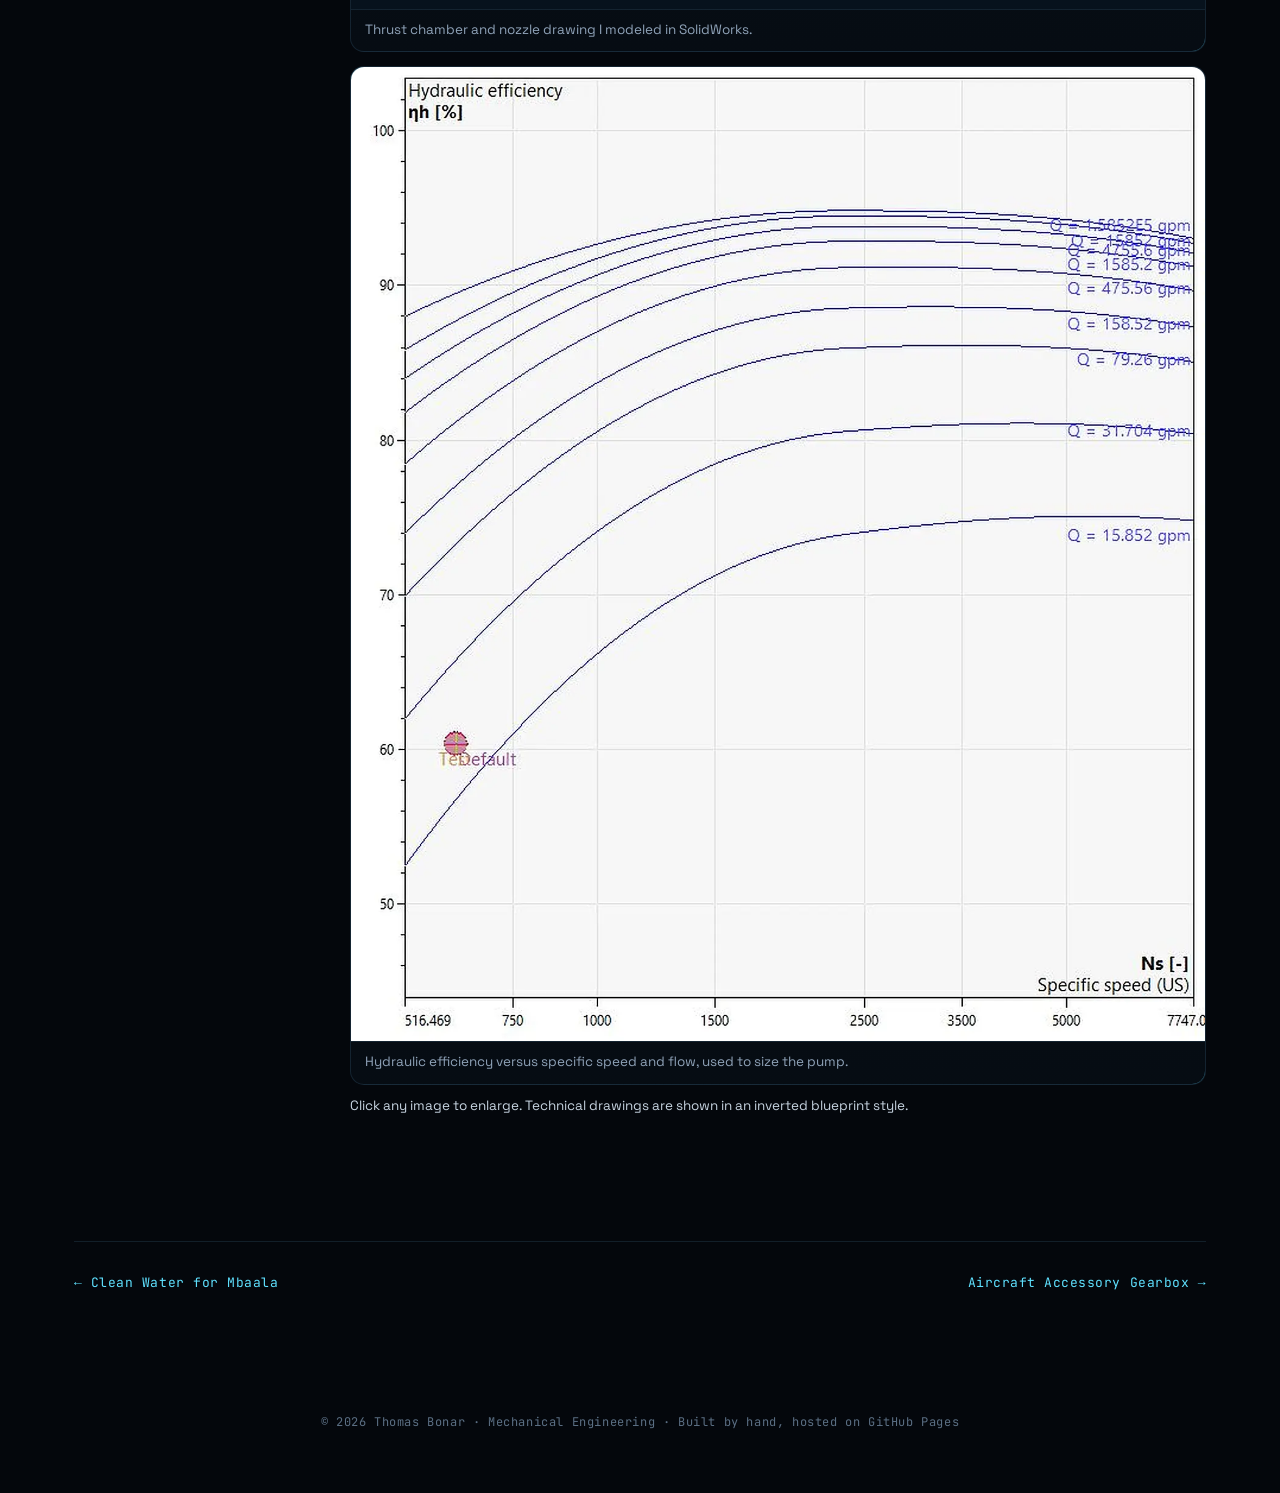
<file: projects/rocket-pump.html>
<!DOCTYPE html>
<html lang="en">
<head>
<meta charset="utf-8">
<meta name="viewport" content="width=device-width, initial-scale=1">
<title>Electric Fuel Pump Shaft Design · Thomas Bonar</title>
<meta name="description" content="Sized the main rotary shaft for a 30,000 rpm electric fuel pump that feeds ethanol to a liquid rocket engine.">
<meta name="author" content="Thomas Bonar">
<meta property="og:title" content="Electric Fuel Pump Shaft Design · Thomas Bonar">
<meta property="og:description" content="Sized the main rotary shaft for a 30,000 rpm electric fuel pump that feeds ethanol to a liquid rocket engine.">
<meta property="og:type" content="website">
<meta property="og:url" content="https://thomasbonar.github.io/projects/rocket-pump.html">
<meta property="og:image" content="https://thomasbonar.github.io/assets/img/og-card.png">
<meta name="theme-color" content="#04070c">
<link rel="icon" href="../assets/img/favicon.svg" type="image/svg+xml">
<link rel="preload" href="../assets/fonts/space-grotesk-latin-700-normal.woff2" as="font" type="font/woff2" crossorigin>
<link rel="stylesheet" href="../assets/css/site.css">
</head>
<body>
<nav class="nav" aria-label="Main">
  <div class="wrap">
    <a class="brand" href="../index.html"><span class="mark">TB</span><span>Thomas Bonar</span></a>
    <button class="menu-btn" type="button" aria-label="Open menu">MENU</button>
    <ul>
      <li><a href="../index.html#work">Work</a></li>
      <li><a href="../index.html#experience">Experience</a></li>
      <li><a href="../index.html#cad">CAD Studio</a></li>
      <li><a href="../index.html#about">About</a></li>
      <li><a href="../index.html#contact">Contact</a></li>
    </ul>
  </div>
</nav>
<header class="p-hero">
  <div class="wrap">
    <div class="crumb rv"><a href="../index.html#work">Work</a> / SDSU Rocket Project</div>
    <h1 class="rv">Electric Fuel Pump Shaft Design</h1>
    <p class="lede rv">The propulsion team set out to replace pressure-fed fuel delivery with a motor-driven centrifugal pump, the way real launch vehicles do it. My piece was the shaft that carries all of that power.</p>
    <dl class="meta frame rv"><div><dt>Role</dt><dd>Propulsion Team Member</dd></div><div><dt>Team</dt><dd>Propulsion subteam</dd></div><div><dt>Timeline</dt><dd>Dec 2025 – May 2026</dd></div><div><dt>Tools</dt><dd>MATLAB, McMaster-Carr</dd></div></dl>
    <div class="p-cover frame rv contain"><img src="../assets/img/rocket-pump-cad.webp" alt="Electric Fuel Pump Shaft Design" width="1306" height="668" fetchpriority="high"></div>
  </div>
</header>
<main class="wrap">
  <div class="p-body">
    <aside class="toc"><a href="#problem">01 · The pump</a><a href="#role">02 · My part: the main shaft</a><a href="#intro">03 · Thrust chamber sizing</a><a href="#gallery">04 · Gallery</a></aside>
    <article class="prose"><div class="block rv"><h2 id="problem"><span class="n">01</span>The pump</h2>
<div class="kpis">
 <div class="kpi frame"><div class="v">1<small> kg/s</small></div><div class="k">Ethanol mass flow</div></div>
 <div class="kpi frame"><div class="v">50→500<small> psi</small></div><div class="k">Suction to discharge pressure</div></div>
 <div class="kpi frame"><div class="v">30,000<small> rpm</small></div><div class="k">Design speed</div></div>
 <div class="kpi frame"><div class="v">8.5<small> kW</small></div><div class="k">Estimated motor power demand (~37% overall efficiency)</div></div>
</div>
<p>Running fast keeps the pump small and efficient, but it puts real torque through a small-diameter shaft. The team's Preliminary Design Review covered pump sizing and NPSH, an unshrouded six-vane impeller, the volute, sealing options, a brushless motor, and a test plan with pressure transducers, a flow meter, and thermocouples.</p></div><div class="block rv"><h2 id="role"><span class="n">02</span>My part: the main shaft</h2>
<p>I owned the main rotary shaft calculations. Starting from the motor's 11.4 hp at 30,000 rpm, I worked out shaft torque, then the torsional shear stress at the threaded minor diameter (the weakest section), then a factor of safety for each candidate material, scripting the math in MATLAB so every option could be compared the same way.</p>
<p>I compared five off-the-shelf McMaster-Carr shafts on yield strength, thread size, cost, and safety factor:</p>
<table class="data"><thead><tr><th>Shaft</th><th>Diameter</th><th>Material</th><th>Yield</th><th>Cost</th></tr></thead><tbody>
<tr><td>Threaded rotary</td><td>½ in (⅜-16)</td><td>1117 carbon steel</td><td>58 kpsi</td><td>$28.65</td></tr>
<tr><td>Threaded rotary</td><td>¾ in (½-13)</td><td>1117 carbon steel</td><td>58 kpsi</td><td>$37.33</td></tr>
<tr><td>Threaded rotary</td><td>1 in (⅝-11)</td><td>1117 carbon steel</td><td>58 kpsi</td><td>$53.95</td></tr>
<tr><td>Rotary</td><td>¾ in</td><td>1566 carbon steel</td><td>87 kpsi</td><td>$15.39</td></tr>
<tr class="win"><td>Rotary</td><td>¾ in</td><td>1045 carbon steel</td><td>65.3 kpsi</td><td>$11.26</td></tr>
</tbody></table>
<p>The team's design review carried 1045 carbon steel forward for the shaft, with a keyless tapered fit to the 6061-T6 aluminum impeller.</p></div><div class="block rv"><h2 id="intro"><span class="n">03</span>Thrust chamber sizing</h2>
<p>Joining propulsion meant finishing an admission project first: research on rocket engine fundamentals, then sizing a thrust chamber from scratch. I worked the problem by hand first, checked it in MATLAB, and modeled the resulting chamber and nozzle in SolidWorks.</p>
<table class="data"><thead><tr><th>Input</th><th>Value</th></tr></thead><tbody>
<tr><td>Propellants</td><td>LOX / RP-1</td></tr>
<tr><td>Mixture ratio (O/F)</td><td>2.24</td></tr>
<tr><td>Expansion ratio (Ae/At)</td><td>5.8</td></tr>
<tr><td>Total mass flow rate</td><td>2.9424 lb/s</td></tr>
<tr><td>Chamber pressure</td><td>650 psi</td></tr>
<tr><td>Chamber temperature</td><td>6,602.7 °R</td></tr>
<tr><td>Assumptions</td><td>γ = 1.2, exit pressure = atmospheric</td></tr>
</tbody></table>
<p>From there I found the throat conditions from the choked-flow relations (P<sub>t</sub> ≈ 0.564 P<sub>c</sub>, T<sub>t</sub> ≈ 0.909 T<sub>c</sub>), sized the throat area from the mass flow, solved for the exit Mach number that expands the flow to atmospheric pressure, and sized the exit from the isentropic area ratio.</p>
<div class="kpis">
 <div class="kpi frame"><div class="v">0.201<small> ft</small></div><div class="k">Throat diameter (≈2.41 in)</div></div>
 <div class="kpi frame"><div class="v">2.47</div><div class="k">Exit Mach number</div></div>
 <div class="kpi frame"><div class="v">0.510<small> ft</small></div><div class="k">Exit diameter (≈6.12 in)</div></div>
</div></div><div class="block rv"><h2 id="gallery"><span class="n">04</span>Gallery</h2><div class="gallery"><figure class="frame " style="--ar:4/3"><img src="../assets/img/rocket-impeller.webp" alt="Impeller seated in the volute." width="1257" height="639" loading="lazy" decoding="async"><figcaption>Impeller seated in the volute.</figcaption></figure><figure class="frame " style="--ar:4/3"><img src="../assets/img/rocket-volute.webp" alt="Volute and impeller detail." width="1309" height="599" loading="lazy" decoding="async"><figcaption>Volute and impeller detail.</figcaption></figure><figure class="frame w2" style="--ar:4/3"><img src="../assets/img/rocket-hand-calcs.webp" alt="My hand calculations for the thrust chamber sizing project." width="1600" height="1000" loading="lazy" decoding="async"><figcaption>My hand calculations for the thrust chamber sizing project.</figcaption></figure><figure class="frame w4 fit" style="--ar:4/3"><img src="../assets/img/rocket-matlab-sizing.webp" alt="The same sizing checked in MATLAB." width="1600" height="1000" loading="lazy" decoding="async"><figcaption>The same sizing checked in MATLAB.</figcaption></figure><figure class="frame w6 fit" style="--ar:4/3"><img src="../assets/img/rocket-chamber-drawing.webp" alt="Thrust chamber and nozzle drawing I modeled in SolidWorks." width="1600" height="1000" loading="lazy" decoding="async"><figcaption>Thrust chamber and nozzle drawing I modeled in SolidWorks.</figcaption></figure><figure class="frame w6 fit" style="--ar:1403/1600"><img src="../assets/img/rocket-pump-curves.webp" alt="Hydraulic efficiency versus specific speed and flow, used to size the pump." width="1403" height="1600" loading="lazy" decoding="async"><figcaption>Hydraulic efficiency versus specific speed and flow, used to size the pump.</figcaption></figure></div><p class="note">Click any image to enlarge. Technical drawings are shown in an inverted blueprint style.</p></div></article>
  </div>
  <div class="next">
    <a href="ewb-water.html">← Clean Water for Mbaala</a>
    <a href="gearbox.html">Aircraft Accessory Gearbox →</a>
  </div>
</main>
<footer>
  <div class="wrap">© 2026 Thomas Bonar · Mechanical Engineering · Built by hand, hosted on GitHub Pages</div>
</footer>
<script src="../assets/js/main.js" defer></script>
</body>
</html>
</file>
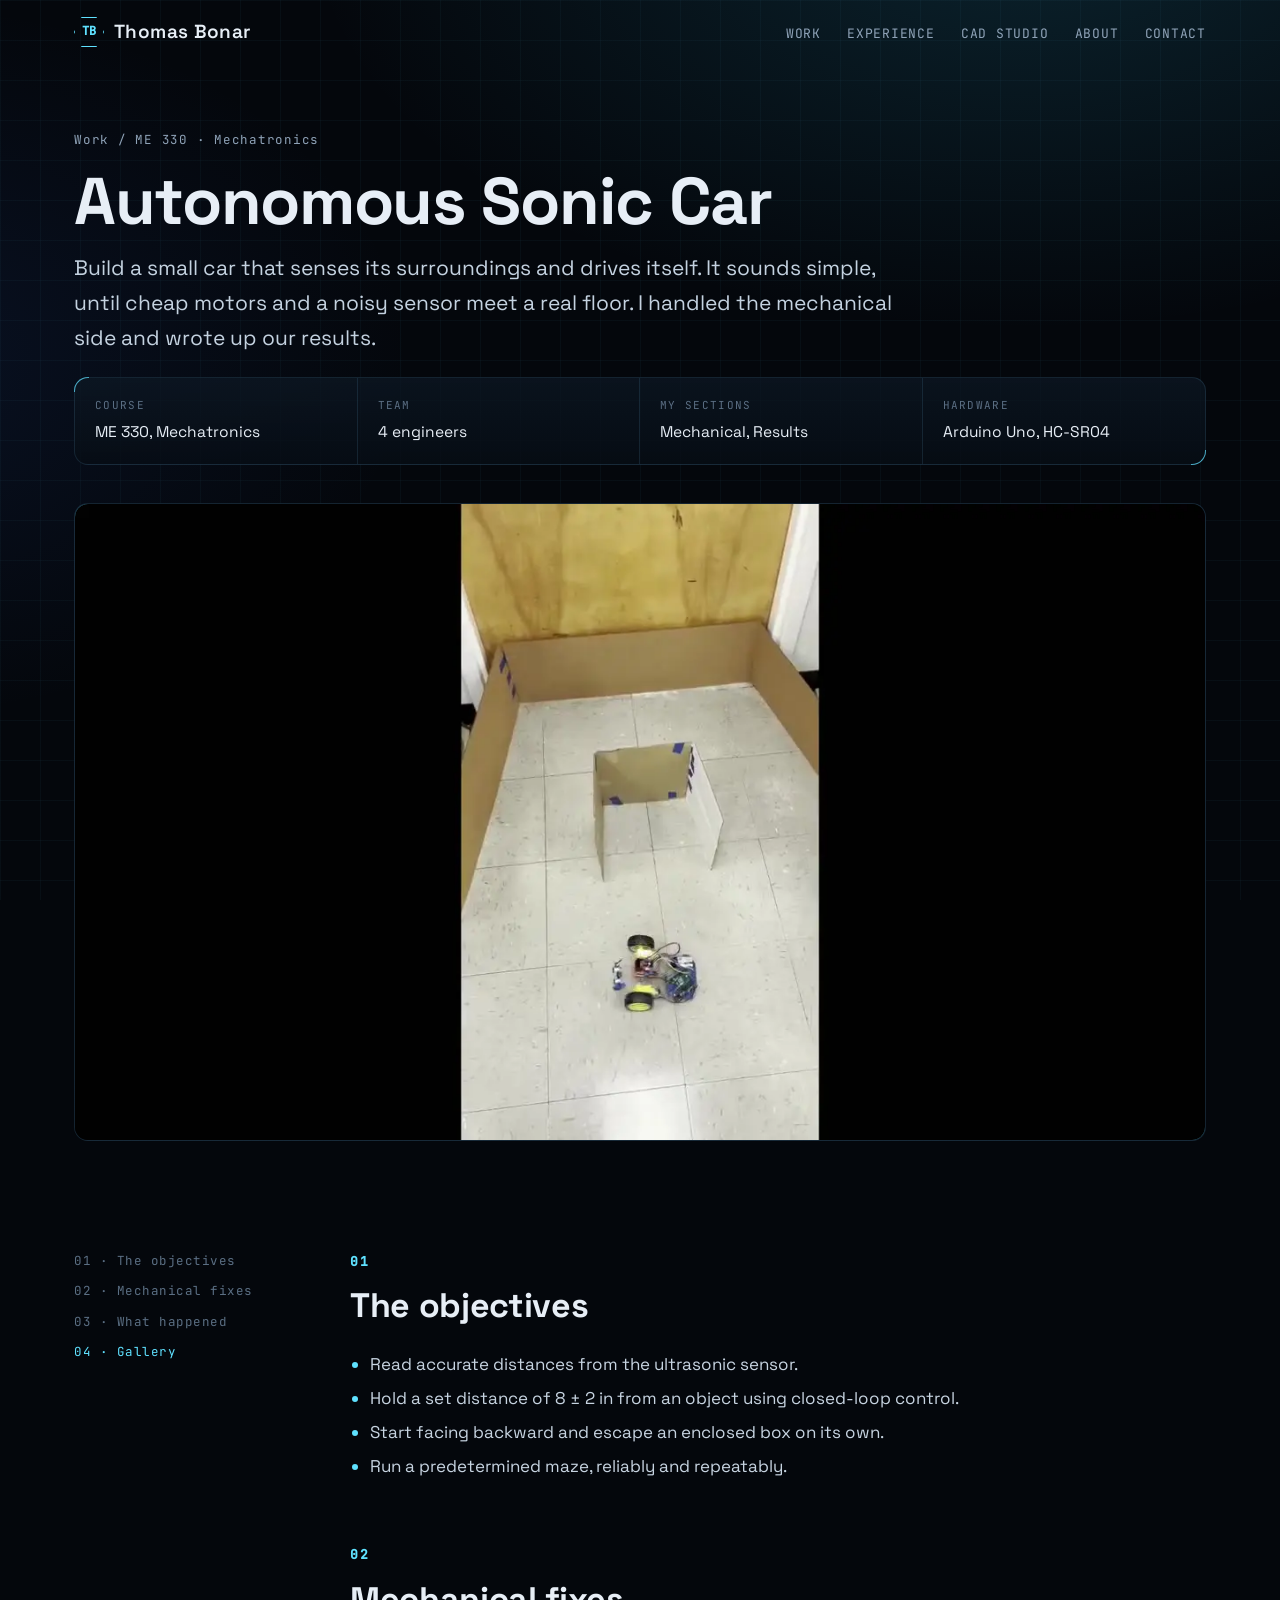
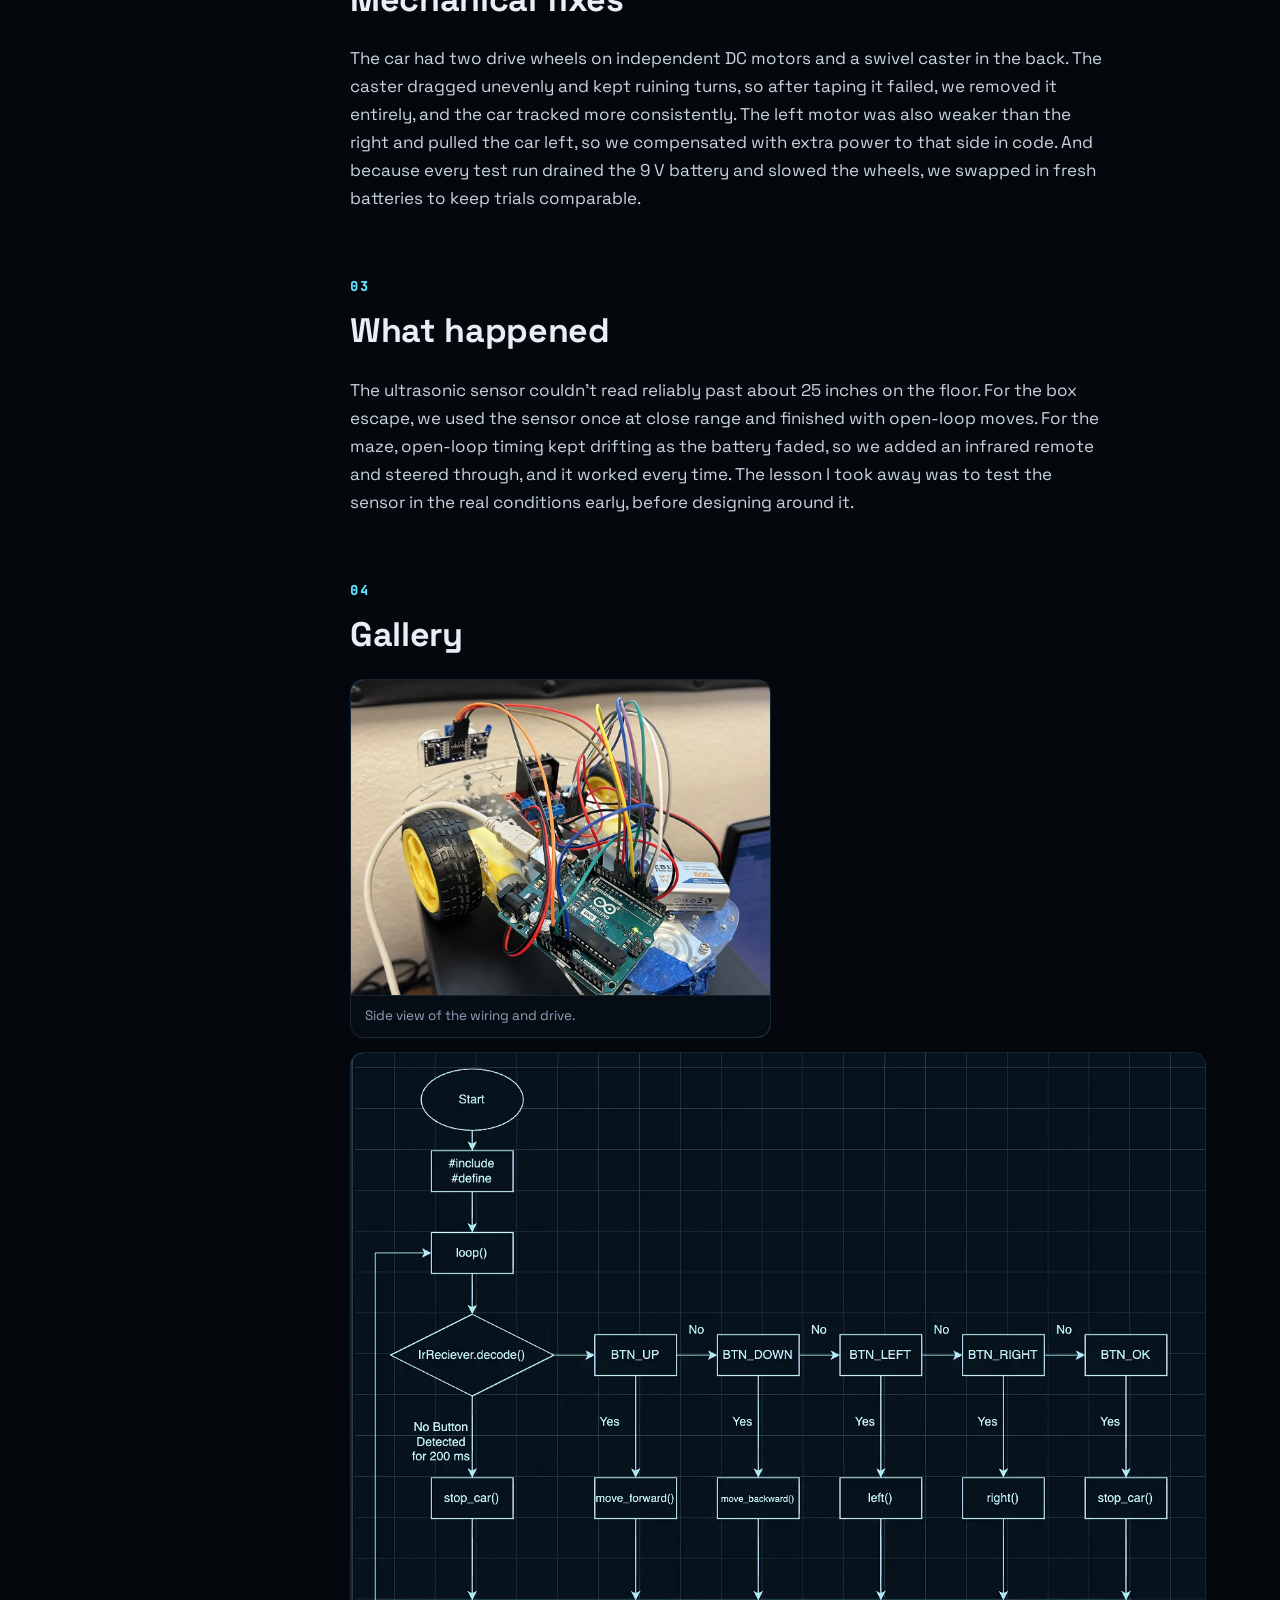
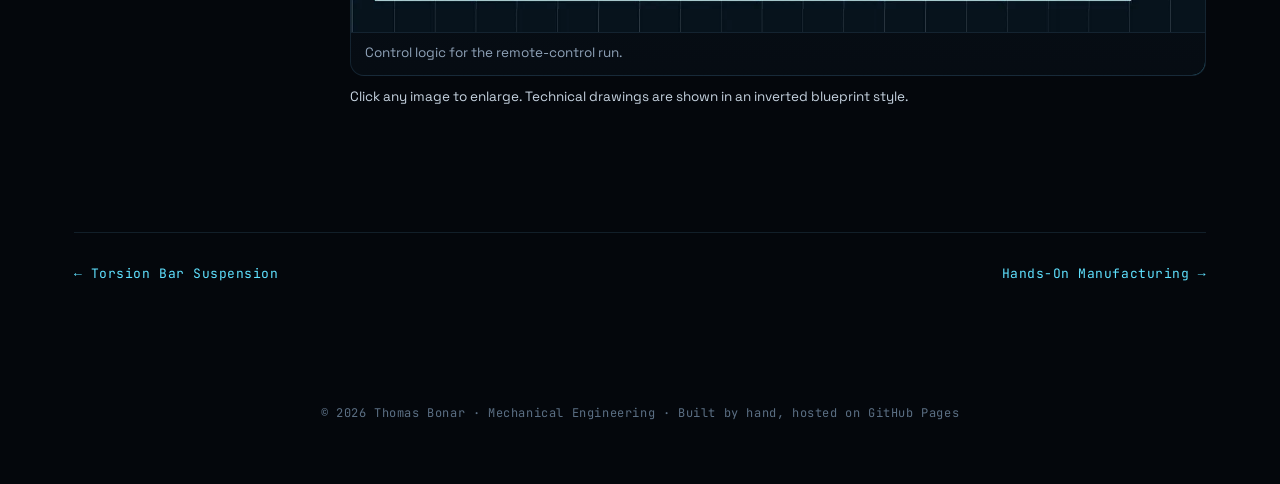
<file: projects/sonic-car.html>
<!DOCTYPE html>
<html lang="en">
<head>
<meta charset="utf-8">
<meta name="viewport" content="width=device-width, initial-scale=1">
<title>Autonomous Sonic Car · Thomas Bonar</title>
<meta name="description" content="An Arduino car that holds its distance from a wall, escapes a box, and runs a maze, plus everything we learned when the sensor didn&#x27;t cooperate.">
<meta name="author" content="Thomas Bonar">
<meta property="og:title" content="Autonomous Sonic Car · Thomas Bonar">
<meta property="og:description" content="An Arduino car that holds its distance from a wall, escapes a box, and runs a maze, plus everything we learned when the sensor didn&#x27;t cooperate.">
<meta property="og:type" content="website">
<meta property="og:url" content="https://thomasbonar.github.io/projects/sonic-car.html">
<meta property="og:image" content="https://thomasbonar.github.io/assets/img/og-card.png">
<meta name="theme-color" content="#04070c">
<link rel="icon" href="../assets/img/favicon.svg" type="image/svg+xml">
<link rel="preload" href="../assets/fonts/space-grotesk-latin-700-normal.woff2" as="font" type="font/woff2" crossorigin>
<link rel="stylesheet" href="../assets/css/site.css">
</head>
<body>
<nav class="nav" aria-label="Main">
  <div class="wrap">
    <a class="brand" href="../index.html"><span class="mark">TB</span><span>Thomas Bonar</span></a>
    <button class="menu-btn" type="button" aria-label="Open menu">MENU</button>
    <ul>
      <li><a href="../index.html#work">Work</a></li>
      <li><a href="../index.html#experience">Experience</a></li>
      <li><a href="../index.html#cad">CAD Studio</a></li>
      <li><a href="../index.html#about">About</a></li>
      <li><a href="../index.html#contact">Contact</a></li>
    </ul>
  </div>
</nav>
<header class="p-hero">
  <div class="wrap">
    <div class="crumb rv"><a href="../index.html#work">Work</a> / ME 330 · Mechatronics</div>
    <h1 class="rv">Autonomous Sonic Car</h1>
    <p class="lede rv">Build a small car that senses its surroundings and drives itself. It sounds simple, until cheap motors and a noisy sensor meet a real floor. I handled the mechanical side and wrote up our results.</p>
    <dl class="meta frame rv"><div><dt>Course</dt><dd>ME 330, Mechatronics</dd></div><div><dt>Team</dt><dd>4 engineers</dd></div><div><dt>My sections</dt><dd>Mechanical, Results</dd></div><div><dt>Hardware</dt><dd>Arduino Uno, HC-SR04</dd></div></dl>
    <div class="p-cover frame rv"><video src="../assets/video/sonic-car.mp4" poster="../assets/img/sonic-car-poster.webp" autoplay muted loop playsinline preload="metadata" aria-label="The sonic car running its course"></video></div>
  </div>
</header>
<main class="wrap">
  <div class="p-body">
    <aside class="toc"><a href="#goals">01 · The objectives</a><a href="#mechanical">02 · Mechanical fixes</a><a href="#results">03 · What happened</a><a href="#gallery">04 · Gallery</a></aside>
    <article class="prose"><div class="block rv"><h2 id="goals"><span class="n">01</span>The objectives</h2>
<ul>
<li>Read accurate distances from the ultrasonic sensor.</li>
<li>Hold a set distance of 8 ± 2 in from an object using closed-loop control.</li>
<li>Start facing backward and escape an enclosed box on its own.</li>
<li>Run a predetermined maze, reliably and repeatably.</li>
</ul></div><div class="block rv"><h2 id="mechanical"><span class="n">02</span>Mechanical fixes</h2>
<p>The car had two drive wheels on independent DC motors and a swivel caster in the back. The caster dragged unevenly and kept ruining turns, so after taping it failed, we removed it entirely, and the car tracked more consistently. The left motor was also weaker than the right and pulled the car left, so we compensated with extra power to that side in code. And because every test run drained the 9 V battery and slowed the wheels, we swapped in fresh batteries to keep trials comparable.</p></div><div class="block rv"><h2 id="results"><span class="n">03</span>What happened</h2>
<p>The ultrasonic sensor couldn't read reliably past about 25 inches on the floor. For the box escape, we used the sensor once at close range and finished with open-loop moves. For the maze, open-loop timing kept drifting as the battery faded, so we added an infrared remote and steered through, and it worked every time. The lesson I took away was to test the sensor in the real conditions early, before designing around it.</p></div><div class="block rv"><h2 id="gallery"><span class="n">04</span>Gallery</h2><div class="gallery"><figure class="frame " style="--ar:4/3"><img src="../assets/img/car-side.webp" alt="Side view of the wiring and drive." width="1200" height="1600" loading="lazy" decoding="async"><figcaption>Side view of the wiring and drive.</figcaption></figure><figure class="frame w6 fit" style="--ar:1254/850"><img src="../assets/img/car-flowchart.webp" alt="Control logic for the remote-control run." width="1254" height="850" loading="lazy" decoding="async"><figcaption>Control logic for the remote-control run.</figcaption></figure></div><p class="note">Click any image to enlarge. Technical drawings are shown in an inverted blueprint style.</p></div></article>
  </div>
  <div class="next">
    <a href="torsion-bar.html">← Torsion Bar Suspension</a>
    <a href="manufacturing-labs.html">Hands-On Manufacturing →</a>
  </div>
</main>
<footer>
  <div class="wrap">© 2026 Thomas Bonar · Mechanical Engineering · Built by hand, hosted on GitHub Pages</div>
</footer>
<script src="../assets/js/main.js" defer></script>
</body>
</html>
</file>
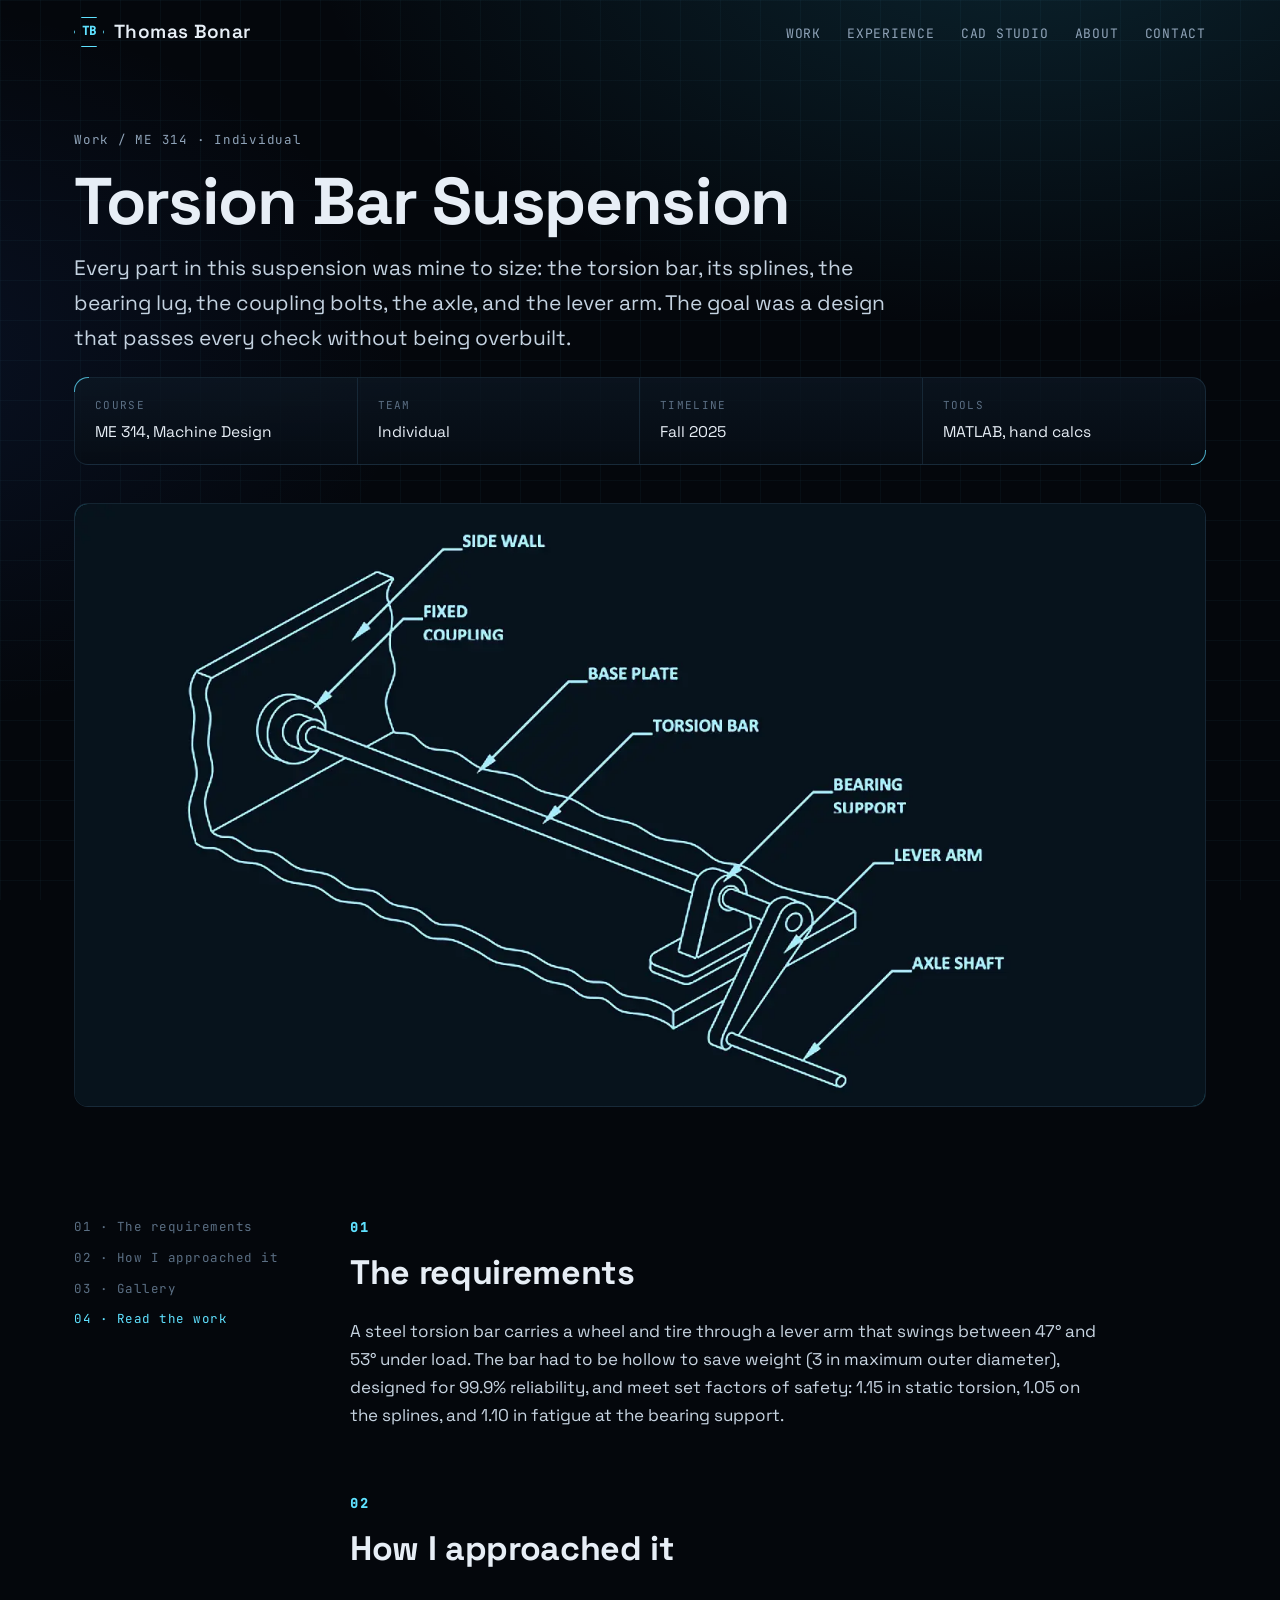
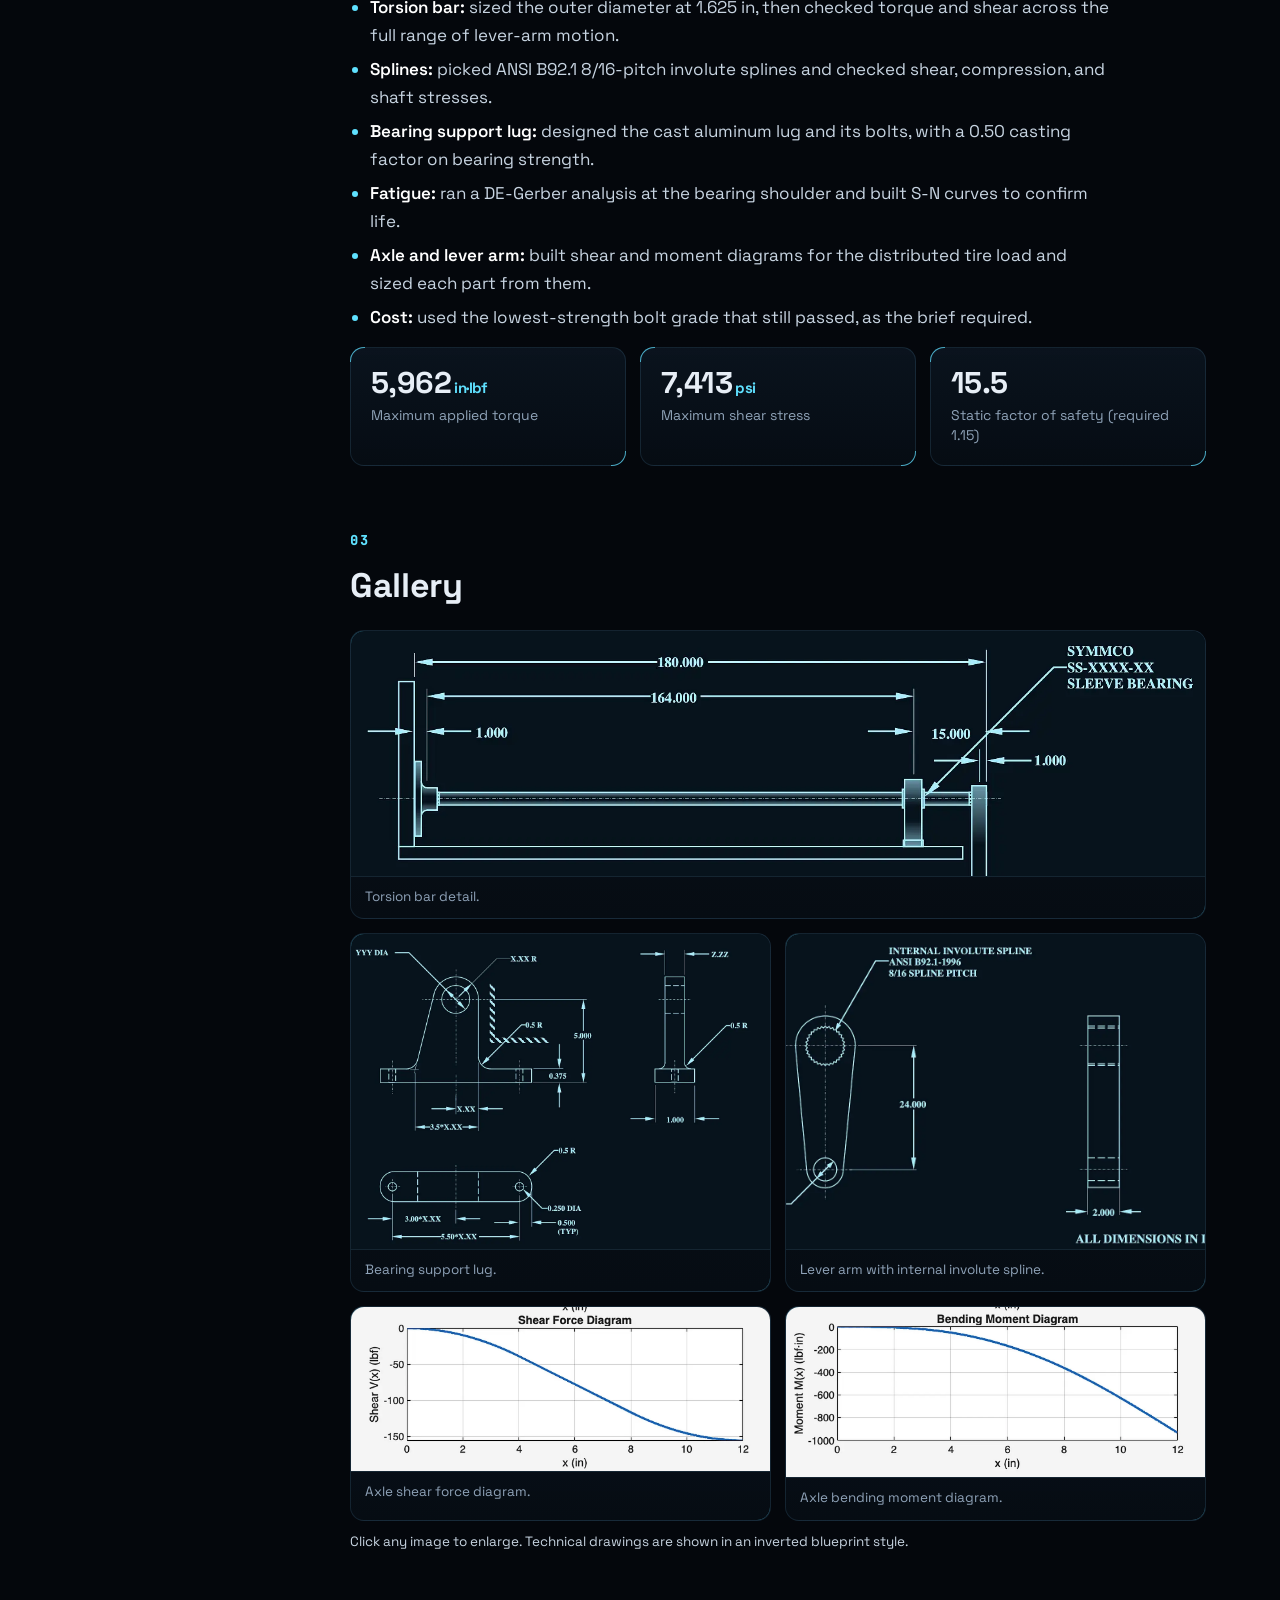
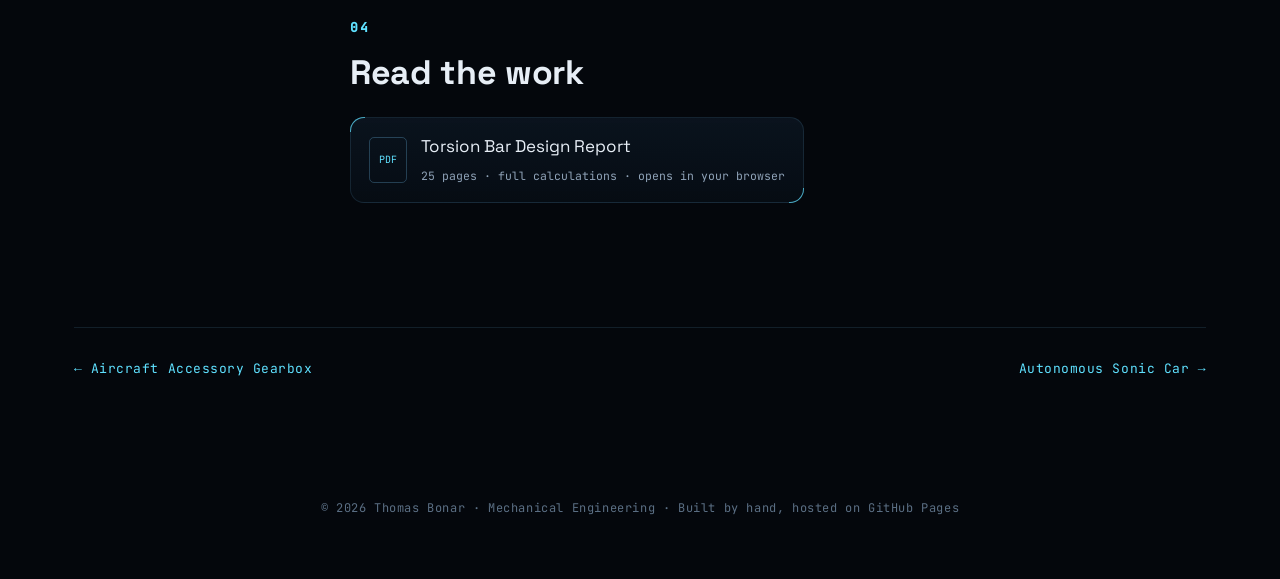
<file: projects/torsion-bar.html>
<!DOCTYPE html>
<html lang="en">
<head>
<meta charset="utf-8">
<meta name="viewport" content="width=device-width, initial-scale=1">
<title>Torsion Bar Suspension · Thomas Bonar</title>
<meta name="description" content="A hollow steel torsion bar, splines, bearing lug, axle, and lever arm, each sized and checked for static and fatigue loads.">
<meta name="author" content="Thomas Bonar">
<meta property="og:title" content="Torsion Bar Suspension · Thomas Bonar">
<meta property="og:description" content="A hollow steel torsion bar, splines, bearing lug, axle, and lever arm, each sized and checked for static and fatigue loads.">
<meta property="og:type" content="website">
<meta property="og:url" content="https://thomasbonar.github.io/projects/torsion-bar.html">
<meta property="og:image" content="https://thomasbonar.github.io/assets/img/og-card.png">
<meta name="theme-color" content="#04070c">
<link rel="icon" href="../assets/img/favicon.svg" type="image/svg+xml">
<link rel="preload" href="../assets/fonts/space-grotesk-latin-700-normal.woff2" as="font" type="font/woff2" crossorigin>
<link rel="stylesheet" href="../assets/css/site.css">
</head>
<body>
<nav class="nav" aria-label="Main">
  <div class="wrap">
    <a class="brand" href="../index.html"><span class="mark">TB</span><span>Thomas Bonar</span></a>
    <button class="menu-btn" type="button" aria-label="Open menu">MENU</button>
    <ul>
      <li><a href="../index.html#work">Work</a></li>
      <li><a href="../index.html#experience">Experience</a></li>
      <li><a href="../index.html#cad">CAD Studio</a></li>
      <li><a href="../index.html#about">About</a></li>
      <li><a href="../index.html#contact">Contact</a></li>
    </ul>
  </div>
</nav>
<header class="p-hero">
  <div class="wrap">
    <div class="crumb rv"><a href="../index.html#work">Work</a> / ME 314 · Individual</div>
    <h1 class="rv">Torsion Bar Suspension</h1>
    <p class="lede rv">Every part in this suspension was mine to size: the torsion bar, its splines, the bearing lug, the coupling bolts, the axle, and the lever arm. The goal was a design that passes every check without being overbuilt.</p>
    <dl class="meta frame rv"><div><dt>Course</dt><dd>ME 314, Machine Design</dd></div><div><dt>Team</dt><dd>Individual</dd></div><div><dt>Timeline</dt><dd>Fall 2025</dd></div><div><dt>Tools</dt><dd>MATLAB, hand calcs</dd></div></dl>
    <div class="p-cover frame rv contain"><img src="../assets/img/tb-schematic.webp" alt="Torsion Bar Suspension" width="1474" height="786" fetchpriority="high"></div>
  </div>
</header>
<main class="wrap">
  <div class="p-body">
    <aside class="toc"><a href="#problem">01 · The requirements</a><a href="#design">02 · How I approached it</a><a href="#gallery">03 · Gallery</a><a href="#docs">04 · Read the work</a></aside>
    <article class="prose"><div class="block rv"><h2 id="problem"><span class="n">01</span>The requirements</h2>
<p>A steel torsion bar carries a wheel and tire through a lever arm that swings between 47° and 53° under load. The bar had to be hollow to save weight (3 in maximum outer diameter), designed for 99.9% reliability, and meet set factors of safety: 1.15 in static torsion, 1.05 on the splines, and 1.10 in fatigue at the bearing support.</p></div><div class="block rv"><h2 id="design"><span class="n">02</span>How I approached it</h2>
<ul>
<li><strong>Torsion bar:</strong> sized the outer diameter at 1.625 in, then checked torque and shear across the full range of lever-arm motion.</li>
<li><strong>Splines:</strong> picked ANSI B92.1 8/16-pitch involute splines and checked shear, compression, and shaft stresses.</li>
<li><strong>Bearing support lug:</strong> designed the cast aluminum lug and its bolts, with a 0.50 casting factor on bearing strength.</li>
<li><strong>Fatigue:</strong> ran a DE-Gerber analysis at the bearing shoulder and built S-N curves to confirm life.</li>
<li><strong>Axle and lever arm:</strong> built shear and moment diagrams for the distributed tire load and sized each part from them.</li>
<li><strong>Cost:</strong> used the lowest-strength bolt grade that still passed, as the brief required.</li>
</ul>
<div class="kpis">
 <div class="kpi frame"><div class="v">5,962<small> in·lbf</small></div><div class="k">Maximum applied torque</div></div>
 <div class="kpi frame"><div class="v">7,413<small> psi</small></div><div class="k">Maximum shear stress</div></div>
 <div class="kpi frame"><div class="v">15.5</div><div class="k">Static factor of safety (required 1.15)</div></div>
</div></div><div class="block rv"><h2 id="gallery"><span class="n">03</span>Gallery</h2><div class="gallery"><figure class="frame w6 fit" style="--ar:1444/414"><img src="../assets/img/tb-shaft-drawing.webp" alt="Torsion bar detail." width="1444" height="414" loading="lazy" decoding="async"><figcaption>Torsion bar detail.</figcaption></figure><figure class="frame " style="--ar:4/3"><img src="../assets/img/tb-lug-drawing.webp" alt="Bearing support lug." width="1568" height="976" loading="lazy" decoding="async"><figcaption>Bearing support lug.</figcaption></figure><figure class="frame " style="--ar:4/3"><img src="../assets/img/tb-lever-arm.webp" alt="Lever arm with internal involute spline." width="1278" height="778" loading="lazy" decoding="async"><figcaption>Lever arm with internal involute spline.</figcaption></figure><figure class="frame fit" style="--ar:1276/500"><img src="../assets/img/tb-shear.webp" alt="Axle shear force diagram." width="1276" height="500" loading="lazy" decoding="async"><figcaption>Axle shear force diagram.</figcaption></figure><figure class="frame fit" style="--ar:1260/512"><img src="../assets/img/tb-moment.webp" alt="Axle bending moment diagram." width="1260" height="512" loading="lazy" decoding="async"><figcaption>Axle bending moment diagram.</figcaption></figure></div><p class="note">Click any image to enlarge. Technical drawings are shown in an inverted blueprint style.</p></div><div class="block rv"><h2 id="docs"><span class="n">04</span>Read the work</h2><div class="docs"><a class="doc frame" href="../assets/docs/torsion-bar-report.pdf" target="_blank" rel="noopener"><span class="ico">PDF</span><span><span>Torsion Bar Design Report</span><br><span class="s">25 pages · full calculations · opens in your browser</span></span></a></div></div></article>
  </div>
  <div class="next">
    <a href="gearbox.html">← Aircraft Accessory Gearbox</a>
    <a href="sonic-car.html">Autonomous Sonic Car →</a>
  </div>
</main>
<footer>
  <div class="wrap">© 2026 Thomas Bonar · Mechanical Engineering · Built by hand, hosted on GitHub Pages</div>
</footer>
<script src="../assets/js/main.js" defer></script>
</body>
</html>
</file>
<file: assets/css/site.css>
/* ==========================================================
   Thomas Bonar — Portfolio
   Dark technical theme. No external dependencies.
   ========================================================== */
@font-face{font-family:"Space Grotesk";src:url(../fonts/space-grotesk-latin-400-normal.woff2) format("woff2");font-weight:400;font-display:swap}
@font-face{font-family:"Space Grotesk";src:url(../fonts/space-grotesk-latin-500-normal.woff2) format("woff2");font-weight:500;font-display:swap}
@font-face{font-family:"Space Grotesk";src:url(../fonts/space-grotesk-latin-600-normal.woff2) format("woff2");font-weight:600;font-display:swap}
@font-face{font-family:"Space Grotesk";src:url(../fonts/space-grotesk-latin-700-normal.woff2) format("woff2");font-weight:700;font-display:swap}
@font-face{font-family:"JetBrains Mono";src:url(../fonts/jetbrains-mono-latin-400-normal.woff2) format("woff2");font-weight:400;font-display:swap}
@font-face{font-family:"JetBrains Mono";src:url(../fonts/jetbrains-mono-latin-500-normal.woff2) format("woff2");font-weight:500;font-display:swap}

:root{
  --bg:#04070c; --bg2:#070d15; --panel:#0a121c; --panel2:#0d1824;
  --line:rgba(120,205,255,.12); --line2:rgba(120,205,255,.26);
  --cyan:#5fe1ff; --cyan-dim:#2aa3c8; --amber:#ffb347;
  --text:#e7eef6; --muted:#8fa3b8; --faint:#5b6f84;
  --radius:14px; --maxw:1180px;
  --sans:"Space Grotesk",system-ui,-apple-system,"Segoe UI",Roboto,sans-serif;
  --mono:"JetBrains Mono",ui-monospace,SFMono-Regular,Menlo,monospace;
}
*{box-sizing:border-box}
html{scroll-behavior:smooth}
body{margin:0;background:var(--bg);color:var(--text);font-family:var(--sans);font-size:17px;line-height:1.65;-webkit-font-smoothing:antialiased;overflow-x:hidden}
img,video,canvas{max-width:100%;display:block}
img{height:auto}
a{color:var(--cyan);text-decoration:none}
a:hover{text-decoration:underline}
::selection{background:rgba(95,225,255,.3)}

/* blueprint grid backdrop */
body::before{content:"";position:fixed;inset:0;z-index:-2;pointer-events:none;
  background:
    linear-gradient(rgba(95,225,255,.035) 1px,transparent 1px) 0 0/40px 40px,
    linear-gradient(90deg,rgba(95,225,255,.035) 1px,transparent 1px) 0 0/40px 40px,
    radial-gradient(1200px 700px at 80% -10%,rgba(42,163,200,.18),transparent 60%),
    radial-gradient(900px 600px at -10% 40%,rgba(42,90,200,.12),transparent 60%),
    var(--bg);}
.wrap{max-width:var(--maxw);margin:0 auto;padding:0 24px}
.mono{font-family:var(--mono)}
.muted{color:var(--muted)}

/* ---------- nav ---------- */
.nav{position:fixed;top:0;left:0;right:0;z-index:50;transition:background .3s,border-color .3s;border-bottom:1px solid transparent}
.nav.scrolled{background:rgba(4,7,12,.82);backdrop-filter:blur(12px);-webkit-backdrop-filter:blur(12px);border-color:var(--line)}
.nav .wrap{display:flex;align-items:center;justify-content:space-between;height:64px}
.brand{display:flex;align-items:center;gap:10px;color:var(--text);font-weight:600;letter-spacing:.02em;font-size:19px}
.brand:hover{text-decoration:none}
.brand .mark{width:30px;height:30px;border:1px solid var(--cyan);display:grid;place-items:center;font-family:var(--mono);font-size:12px;color:var(--cyan);clip-path:polygon(25% 0,75% 0,100% 50%,75% 100%,25% 100%,0 50%)}
.nav ul{display:flex;gap:26px;list-style:none;margin:0;padding:0}
.nav ul a{color:var(--muted);font-family:var(--mono);font-size:13px;letter-spacing:.06em;text-transform:uppercase}
.nav ul a:hover{color:var(--cyan);text-decoration:none}
.nav .menu-btn{display:none;background:none;border:1px solid var(--line2);color:var(--text);border-radius:8px;padding:6px 10px;font-family:var(--mono);font-size:12px}

/* ---------- buttons ---------- */
.btn{display:inline-flex;align-items:center;gap:10px;padding:12px 20px;border-radius:10px;font-family:var(--mono);font-size:13px;letter-spacing:.06em;text-transform:uppercase;border:1px solid var(--line2);color:var(--text);background:rgba(10,18,28,.6);transition:all .25s}
.btn:hover{text-decoration:none;border-color:var(--cyan);color:var(--cyan);box-shadow:0 0 0 1px rgba(95,225,255,.25),0 0 28px rgba(95,225,255,.15)}
.btn.primary{background:linear-gradient(135deg,#5fe1ff,#2aa3c8);color:#031018;border-color:transparent;font-weight:500}
.btn.primary:hover{color:#031018;box-shadow:0 0 34px rgba(95,225,255,.45)}
.btn svg{width:16px;height:16px}

/* ---------- hero ---------- */
.hero{position:relative;min-height:100vh;display:flex;align-items:center;overflow:hidden}
#hero-canvas{position:absolute;inset:0;width:100%;height:100%;z-index:0}
.hero::after{content:"";position:absolute;inset:0;z-index:1;pointer-events:none;
  background:linear-gradient(90deg,rgba(4,7,12,.92) 0%,rgba(4,7,12,.65) 42%,rgba(4,7,12,0) 70%),linear-gradient(0deg,var(--bg) 0%,transparent 22%)}
.hero .wrap{position:relative;z-index:2;width:100%}
.hero-copy{max-width:620px;padding:120px 0 80px}
.eyebrow{font-family:var(--mono);font-size:13px;letter-spacing:.14em;text-transform:uppercase;color:var(--cyan);display:flex;align-items:center;gap:10px}
.eyebrow::before{content:"";width:28px;height:1px;background:var(--cyan)}
.hero h1{font-size:clamp(46px,7vw,84px);line-height:1.02;margin:18px 0 18px;font-weight:700;letter-spacing:-.02em}
.hero h1 .accent{background:linear-gradient(90deg,#fff,#5fe1ff 70%);-webkit-background-clip:text;background-clip:text;color:transparent}
.hero .lede{font-size:clamp(18px,2vw,21px);color:#c4d2e0;max-width:560px;margin:0 0 30px}
.hero .cta{display:flex;flex-wrap:wrap;gap:12px}
.hero-meta{display:flex;flex-wrap:wrap;gap:22px;margin-top:38px;font-family:var(--mono);font-size:12.5px;color:var(--muted);letter-spacing:.04em}
.hero-meta span{display:flex;align-items:center;gap:8px}
.hero-meta .dot{width:7px;height:7px;border-radius:50%;background:#3ddc97;box-shadow:0 0 10px #3ddc97}
.hero-hud{position:absolute;right:28px;bottom:34px;z-index:2;font-family:var(--mono);font-size:11px;color:var(--faint);text-align:right;line-height:1.7;letter-spacing:.06em}
.hero-hud b{color:var(--cyan);font-weight:500}
.scroll-cue{position:absolute;left:50%;bottom:22px;z-index:2;transform:translateX(-50%);font-family:var(--mono);font-size:11px;color:var(--faint);letter-spacing:.2em;display:flex;flex-direction:column;align-items:center;gap:8px}
.scroll-cue i{width:1px;height:34px;background:linear-gradient(var(--cyan),transparent);animation:cue 2s infinite}
@keyframes cue{0%{transform:scaleY(0);transform-origin:top}50%{transform:scaleY(1);transform-origin:top}51%{transform-origin:bottom}100%{transform:scaleY(0);transform-origin:bottom}}

/* ---------- sections ---------- */
section{padding:110px 0;position:relative}
.sec-head{display:flex;align-items:end;justify-content:space-between;gap:24px;margin-bottom:46px;flex-wrap:wrap}
.sec-label{font-family:var(--mono);font-size:12.5px;color:var(--cyan);letter-spacing:.16em;text-transform:uppercase}
.sec-head h2{font-size:clamp(32px,4.4vw,50px);line-height:1.08;margin:10px 0 0;letter-spacing:-.015em}
.sec-head p{max-width:440px;color:var(--muted);margin:0}

/* ---------- stats ---------- */
.stats{display:grid;grid-template-columns:repeat(4,1fr);border:1px solid var(--line);border-radius:var(--radius);background:linear-gradient(180deg,rgba(13,24,36,.7),rgba(7,13,21,.7));overflow:hidden}
.stat{padding:28px 26px;border-right:1px solid var(--line);position:relative}
.stat:last-child{border-right:none}
.stat .num{font-size:clamp(34px,4vw,46px);font-weight:700;line-height:1;letter-spacing:-.02em}
.stat .num small{font-size:.5em;color:var(--cyan);margin-left:2px}
.stat .lbl{margin-top:10px;color:var(--muted);font-size:14.5px;line-height:1.45}
.stat::before{content:attr(data-idx);position:absolute;top:12px;right:14px;font-family:var(--mono);font-size:10.5px;color:var(--faint)}

/* ---------- framed panel (corner brackets) ---------- */
.frame{position:relative;border:1px solid var(--line);border-radius:var(--radius);background:linear-gradient(180deg,rgba(13,24,36,.75),rgba(7,13,21,.85))}
.frame::before,.frame::after{content:"";position:absolute;width:14px;height:14px;border-color:var(--cyan);border-style:solid;opacity:.7;pointer-events:none}
.frame::before{top:-1px;left:-1px;border-width:1px 0 0 1px;border-top-left-radius:var(--radius)}
.frame::after{bottom:-1px;right:-1px;border-width:0 1px 1px 0;border-bottom-right-radius:var(--radius)}

/* ---------- project grid ---------- */
.projects{display:grid;grid-template-columns:repeat(12,1fr);gap:22px}
.card{grid-column:span 4;display:flex;flex-direction:column;overflow:hidden;color:var(--text);transition:transform .35s cubic-bezier(.2,.7,.2,1),border-color .3s,box-shadow .3s;transform-style:preserve-3d}
.card.wide{grid-column:span 6}
.card.feature{grid-column:span 8}
.card.feature + .card{grid-column:span 4}
.card:hover{text-decoration:none;border-color:var(--line2);box-shadow:0 30px 60px -30px rgba(0,0,0,.9),0 0 40px -10px rgba(95,225,255,.2)}
.card .thumb{position:relative;aspect-ratio:16/10;overflow:hidden;background:#06101a;border-bottom:1px solid var(--line)}
.card.feature .thumb{aspect-ratio:16/8.4}
.card .thumb img{width:100%;height:100%;object-fit:cover;transition:transform .8s cubic-bezier(.2,.7,.2,1),filter .4s;filter:saturate(.9)}
.card .thumb.fit img{object-fit:contain;padding:10px 14px 4px;background:#07121d}
.card:hover .thumb img{transform:scale(1.05);filter:saturate(1.05)}
.card .thumb .tag{position:absolute;top:12px;left:12px;font-family:var(--mono);font-size:11px;letter-spacing:.08em;text-transform:uppercase;background:rgba(4,7,12,.78);border:1px solid var(--line2);padding:5px 9px;border-radius:6px;color:var(--cyan);backdrop-filter:blur(6px)}
.card .thumb .team{left:auto;right:12px;color:#cfe3f2}
.card .body{padding:22px 22px 24px;display:flex;flex-direction:column;gap:8px;flex:1}
.card h3{margin:0;font-size:22px;line-height:1.25;letter-spacing:-.01em}
.card p{margin:0;color:var(--muted);font-size:15.5px;line-height:1.55}
.card .chips{margin-top:auto;padding-top:14px}
.chips{display:flex;flex-wrap:wrap;gap:7px}
.chip{font-family:var(--mono);font-size:11.5px;padding:4px 9px;border-radius:6px;border:1px solid var(--line);color:#b9cadb;background:rgba(95,225,255,.04)}
.card .go{font-family:var(--mono);font-size:12px;color:var(--cyan);letter-spacing:.06em;margin-top:12px}

/* ---------- experience timeline ---------- */
.timeline{position:relative;padding-left:34px}
.timeline::before{content:"";position:absolute;left:8px;top:6px;bottom:6px;width:1px;background:linear-gradient(var(--cyan),rgba(95,225,255,.08))}
.tl-item{position:relative;padding:0 0 38px}
.tl-item::before{content:"";position:absolute;left:-31px;top:8px;width:11px;height:11px;border-radius:50%;background:var(--bg);border:2px solid var(--cyan);box-shadow:0 0 12px rgba(95,225,255,.6)}
.tl-top{display:flex;flex-wrap:wrap;justify-content:space-between;gap:6px 20px;align-items:baseline}
.tl-item h3{margin:0;font-size:21px}
.tl-item .role{color:var(--cyan);font-family:var(--mono);font-size:13px;letter-spacing:.04em}
.tl-item .when{font-family:var(--mono);font-size:12.5px;color:var(--faint)}
.tl-item p{margin:8px 0 0;color:#c2d0de;max-width:780px}
.tl-item a.more{font-family:var(--mono);font-size:12.5px}

/* ---------- skills ---------- */
.skills{display:grid;grid-template-columns:repeat(3,1fr);gap:22px}
.skill{padding:26px}
.skill h3{margin:0 0 14px;font-size:18px;display:flex;align-items:center;gap:10px}
.skill h3 .ico{width:28px;height:28px;border-radius:7px;display:grid;place-items:center;background:rgba(95,225,255,.08);border:1px solid var(--line2);color:var(--cyan);font-family:var(--mono);font-size:12px}

/* ---------- CAD studio ---------- */
.studio{display:grid;grid-template-columns:1.6fr 1fr;gap:22px}
.viewer{position:relative;min-height:460px;overflow:hidden}
.viewer canvas{width:100%;height:100%;position:absolute;inset:0;cursor:grab}
.viewer canvas:active{cursor:grabbing}
.viewer .hud{position:absolute;left:16px;top:14px;z-index:2;font-family:var(--mono);font-size:11.5px;color:var(--muted);line-height:1.7;pointer-events:none}
.viewer .hud b{color:var(--cyan);font-weight:500}
.viewer .hint{position:absolute;right:14px;bottom:12px;z-index:2;font-family:var(--mono);font-size:11px;color:var(--faint);pointer-events:none}
.viewer .loading{position:absolute;inset:0;display:grid;place-items:center;font-family:var(--mono);font-size:12px;color:var(--faint)}
.model-list{display:flex;flex-direction:column;gap:12px}
.model-btn{all:unset;cursor:pointer;padding:18px 20px;border:1px solid var(--line);border-radius:12px;background:rgba(10,18,28,.6);transition:all .2s}
.model-btn:hover{border-color:var(--line2)}
.model-btn.active{border-color:var(--cyan);box-shadow:inset 0 0 0 1px rgba(95,225,255,.3),0 0 30px -12px rgba(95,225,255,.5)}
.model-btn .t{font-weight:600;font-size:17px}
.model-btn .s{font-family:var(--mono);font-size:12px;color:var(--muted);margin-top:3px}
.toggle-row{display:flex;gap:8px;margin-top:4px}
.toggle-row button{all:unset;cursor:pointer;font-family:var(--mono);font-size:11.5px;letter-spacing:.06em;padding:7px 11px;border:1px solid var(--line2);border-radius:8px;color:var(--muted)}
.toggle-row button.on{color:var(--cyan);border-color:var(--cyan)}

/* ---------- about / contact ---------- */
.about{display:grid;grid-template-columns:280px 1fr;gap:44px;align-items:start}
.portrait{aspect-ratio:4/5;display:grid;place-items:center;overflow:hidden}
.portrait .mono-mark{font-family:var(--mono);font-size:64px;color:var(--cyan);opacity:.9;letter-spacing:.05em}
.portrait img{width:100%;height:100%;object-fit:cover}
.about p{color:#c7d4e1;margin:0 0 16px}
.facts{display:grid;grid-template-columns:repeat(2,1fr);gap:10px 26px;margin-top:22px;font-size:15px}
.facts div{display:flex;gap:10px;color:var(--muted)}
.facts b{color:var(--text);font-weight:500}
.contact{padding:56px;text-align:center}
.contact h2{font-size:clamp(30px,4vw,46px);margin:10px 0 12px}
.contact p{color:var(--muted);max-width:560px;margin:0 auto 28px}
.contact .cta{display:flex;justify-content:center;flex-wrap:wrap;gap:12px}
footer{padding:40px 0 60px;color:var(--faint);font-family:var(--mono);font-size:12px;text-align:center;letter-spacing:.05em}

/* ---------- project page ---------- */
.p-hero{padding:130px 0 40px}
.crumb{font-family:var(--mono);font-size:12.5px;color:var(--muted);letter-spacing:.06em}
.crumb a{color:var(--muted)}
.p-hero h1{font-size:clamp(38px,5.6vw,66px);line-height:1.04;margin:16px 0 16px;letter-spacing:-.02em}
.p-hero .lede{font-size:clamp(18px,2vw,21px);color:#c4d2e0;max-width:820px;margin:0}
.p-cover{margin-top:38px;overflow:hidden}
.p-cover img,.p-cover video{width:100%;max-height:640px;object-fit:cover}
.p-cover.contain img{object-fit:contain;background:#06101a}
.meta{display:grid;grid-template-columns:repeat(4,1fr);margin-top:22px}
.meta div{padding:18px 20px;border-right:1px solid var(--line)}
.meta div:last-child{border-right:none}
.meta dt{font-family:var(--mono);font-size:11px;color:var(--faint);letter-spacing:.12em;text-transform:uppercase}
.meta dd{margin:6px 0 0;font-size:15.5px}
.p-body{display:grid;grid-template-columns:220px 1fr;gap:56px;padding:70px 0 40px}
.toc{position:sticky;top:96px;align-self:start;font-family:var(--mono);font-size:12.5px;display:flex;flex-direction:column;gap:10px}
.toc a{color:var(--faint);letter-spacing:.04em}
.toc a.on,.toc a:hover{color:var(--cyan);text-decoration:none}
.prose h2{font-size:clamp(26px,3vw,34px);margin:0 0 16px;letter-spacing:-.01em;scroll-margin-top:90px}
.prose h2 .n{font-family:var(--mono);font-size:13px;color:var(--cyan);display:block;letter-spacing:.14em;margin-bottom:6px}
.prose p{color:#c7d4e1;margin:0 0 16px;max-width:760px}
.prose ul{color:#c7d4e1;padding-left:20px;max-width:760px;margin:0 0 16px}
.prose li{margin:6px 0}
.prose li::marker{color:var(--cyan)}
.prose .block{margin:0 0 64px}
.prose strong{color:#fff;font-weight:600}
.callout{padding:18px 22px;border-left:2px solid var(--cyan);background:rgba(95,225,255,.05);border-radius:0 10px 10px 0;color:#d6e2ee;margin:6px 0 20px;max-width:760px}
.kpis{display:grid;grid-template-columns:repeat(auto-fit,minmax(170px,1fr));gap:14px;margin:8px 0 24px}
.kpi{padding:20px}
.kpi .v{font-size:30px;font-weight:700;letter-spacing:-.02em;line-height:1}
.kpi .v small{font-size:.5em;color:var(--cyan)}
.kpi .k{color:var(--muted);font-size:14px;margin-top:8px;line-height:1.4}
table.data{width:100%;border-collapse:collapse;font-size:14.5px;margin:6px 0 22px;max-width:820px}
table.data th,table.data td{text-align:left;padding:11px 14px;border-bottom:1px solid var(--line)}
table.data th{font-family:var(--mono);font-size:11.5px;letter-spacing:.08em;text-transform:uppercase;color:var(--faint);font-weight:500}
table.data tr.win td{color:#fff;background:rgba(95,225,255,.06)}
table.data tr.win td:first-child{box-shadow:inset 2px 0 0 var(--cyan)}
.gallery{display:grid;grid-template-columns:repeat(6,1fr);gap:14px;margin:6px 0 10px}
.gallery figure{margin:0;grid-column:span 3;cursor:zoom-in;overflow:hidden}
.gallery figure.w2{grid-column:span 2}
.gallery figure.w4{grid-column:span 4}
.gallery figure.w6{grid-column:span 6}
.gallery img{width:100%;aspect-ratio:var(--ar,4/3);object-fit:cover;transition:transform .6s}
.gallery figure.fit img{object-fit:contain;background:#07121d}
.gallery figure:hover img{transform:scale(1.03)}
.gallery figcaption{padding:10px 14px 12px;font-size:13.5px;color:var(--muted);border-top:1px solid var(--line);line-height:1.45}
pre.code{font-family:var(--mono);font-size:13px;line-height:1.6;padding:20px 22px;overflow:auto;color:#cfe6f5;margin:6px 0 22px;max-width:820px}
pre.code .c{color:#5f7b92}
.docs{display:flex;flex-wrap:wrap;gap:12px;margin:6px 0 10px}
.doc{display:flex;align-items:center;gap:14px;padding:14px 18px;color:var(--text);min-width:280px}
.doc:hover{text-decoration:none;border-color:var(--cyan)}
.doc .ico{width:38px;height:46px;border:1px solid var(--line2);border-radius:5px;display:grid;place-items:center;font-family:var(--mono);font-size:10px;color:var(--cyan)}
.doc .s{font-family:var(--mono);font-size:11.5px;color:var(--muted)}
.note{font-size:13.5px;color:var(--faint);margin-top:8px}
.next{display:flex;justify-content:space-between;gap:16px;padding:30px 0 80px;border-top:1px solid var(--line);margin-top:20px}
.next a{font-family:var(--mono);font-size:13px;letter-spacing:.04em}

/* ---------- lightbox ---------- */
.lb{position:fixed;inset:0;z-index:100;background:rgba(2,5,9,.94);display:none;align-items:center;justify-content:center;padding:4vh 4vw;flex-direction:column;gap:14px}
.lb.open{display:flex}
.lb img{max-width:100%;max-height:84vh;object-fit:contain;border:1px solid var(--line2);border-radius:10px}
.lb .cap{color:var(--muted);font-size:14.5px;max-width:900px;text-align:center}
.lb button{position:absolute;top:18px;right:22px;all:unset;cursor:pointer;font-family:var(--mono);color:var(--muted);font-size:13px;position:absolute;border:1px solid var(--line2);padding:8px 12px;border-radius:8px}

/* ---------- reveal ---------- */
.rv{opacity:0;transform:translateY(24px);transition:opacity .8s cubic-bezier(.2,.7,.2,1),transform .8s cubic-bezier(.2,.7,.2,1)}
.rv.in{opacity:1;transform:none}
@media (prefers-reduced-motion:reduce){.rv{opacity:1;transform:none;transition:none}html{scroll-behavior:auto}.scroll-cue i{animation:none}}

/* ---------- responsive ---------- */
@media (max-width:980px){
  .card,.card.wide,.card.feature,.card.feature + .card{grid-column:span 6}
  .stats{grid-template-columns:repeat(2,1fr)}
  .stat:nth-child(2){border-right:none}.stat:nth-child(-n+2){border-bottom:1px solid var(--line)}
  .skills{grid-template-columns:1fr 1fr}
  .studio{grid-template-columns:1fr}
  .about{grid-template-columns:1fr}.portrait{max-width:240px}
  .p-body{grid-template-columns:1fr}.toc{display:none}
  .meta{grid-template-columns:1fr 1fr}.meta div:nth-child(2){border-right:none}.meta div:nth-child(-n+2){border-bottom:1px solid var(--line)}
}
@media (max-width:680px){
  body{font-size:16px}
  section{padding:80px 0}
  .nav ul{display:none;position:absolute;top:64px;left:0;right:0;flex-direction:column;gap:0;background:rgba(4,7,12,.97);border-bottom:1px solid var(--line)}
  .nav ul.open{display:flex}.nav ul li a{display:block;padding:14px 24px}
  .nav .menu-btn{display:block}
  .card,.card.wide,.card.feature,.card.feature + .card{grid-column:span 12}
  .skills{grid-template-columns:1fr}
  .hero::after{background:linear-gradient(0deg,rgba(4,7,12,.96) 30%,rgba(4,7,12,.45) 100%)}
  .hero-hud{display:none}
  .gallery figure,.gallery figure.w2,.gallery figure.w4{grid-column:span 6}
  .facts{grid-template-columns:1fr}
  .contact{padding:36px 22px}
  .viewer{min-height:360px}
}

.p-cover{position:relative}
.cover-note{position:absolute;right:12px;bottom:12px;font-family:var(--mono);font-size:11px;letter-spacing:.06em;color:#cfe3f2;background:rgba(4,7,12,.75);border:1px solid var(--line2);padding:5px 9px;border-radius:6px}
.card .thumb .tag.concept{top:auto;bottom:12px;left:12px;color:#cfe3f2}
.hero-name{font-family:var(--sans);font-size:clamp(26px,3vw,36px);font-weight:600;letter-spacing:.01em;color:#fff;margin-bottom:10px}
</file>
